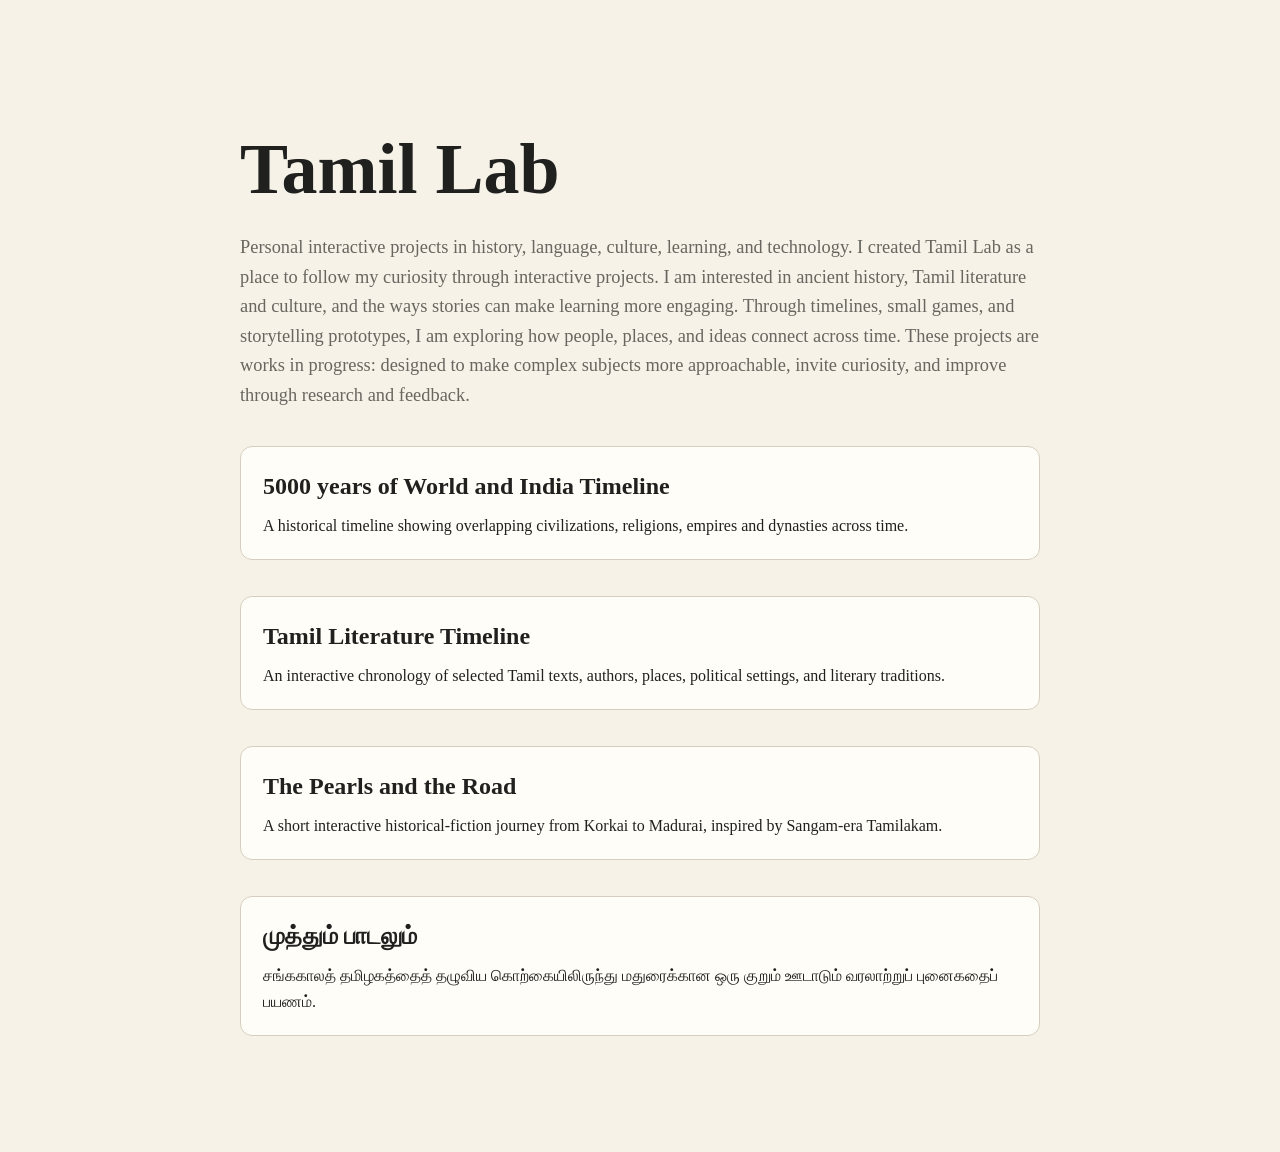
<file: index.html>
<!doctype html>
<html lang="en">
<head>
  <meta charset="utf-8">
  <meta name="viewport" content="width=device-width, initial-scale=1">
  <title>TLab</title>
  <style>
    body {
      max-width: 800px;
      margin: 0 auto;
      padding: 64px 24px;
      background: #f7f2e8;
      color: #20211f;
      font-family: Georgia, "Times New Roman", serif;
      line-height: 1.6;
    }

    h1 {
      margin-bottom: 0;
      font-size: clamp(2.2rem, 7vw, 4.5rem);
    }

    .subtitle {
      margin-top: 6px;
      color: #68665f;
      font-size: 1.15rem;
    }

    .project {
      display: block;
      margin-top: 36px;
      padding: 20px 22px;
      border: 1px solid #d6cfc0;
      border-radius: 12px;
      background: #fffdf7;
      color: inherit;
      text-decoration: none;
    }

    .project:hover {
      border-color: #a24525;
    }

    .project h2 {
      margin: 0 0 8px;
    }

    .project p {
      margin: 0;
    }

    footer {
      margin-top: 52px;
      color: #68665f;
      font-size: 0.9rem;
    }
  </style>
</head>
<body>
  <main>
    <h1>Tamil Lab</h1>
    <p class="subtitle">
      Personal interactive projects in history, language, culture, learning, and technology.
      I created Tamil Lab as a place to follow my curiosity through interactive projects. I am interested
      in ancient history, Tamil literature and culture, and the ways stories can make learning more engaging.
      Through timelines, small games, and storytelling prototypes, I am exploring how people, places, and ideas
      connect across time. 
      These projects are works in progress: designed to make complex subjects more approachable, invite curiosity, and improve through research
      and feedback.
    </p>
    
<a class="project" href="5000-years-timeline/">
  <h2>5000 years of World and India Timeline</h2>
  <p>
    A historical timeline showing overlapping civilizations,
    religions, empires and dynasties across time.
  </p>
</a>
    
    <a class="project" href="Tamil-Literature-Timeline/">
      <h2>Tamil Literature Timeline</h2>
      <p>
        An interactive chronology of selected Tamil texts, authors, places,
        political settings, and literary traditions.
      </p>
    </a>

    <a class="project" href="a-day-in-ancient-tamilakam/pandya-kingdom-1-english/">
  <h2>The Pearls and the Road</h2>
  <p>
    A short interactive historical-fiction journey from Korkai to Madurai,
    inspired by Sangam-era Tamilakam.
  </p>
</a>

 <a class="project" href="a-day-in-ancient-tamilakam/pandya-kngdom-1-tamil/">
  <h2>முத்தும் பாடலும்</h2>
  <p>
    சங்ககாலத் தமிழகத்தைத் தழுவிய கொற்கையிலிருந்து மதுரைக்கான
    ஒரு குறும் ஊடாடும் வரலாற்றுப் புனைகதைப் பயணம்.
  </p>
</a> 
  </main>

  <footer>
    
  </footer>
</body>
</html>
</file>
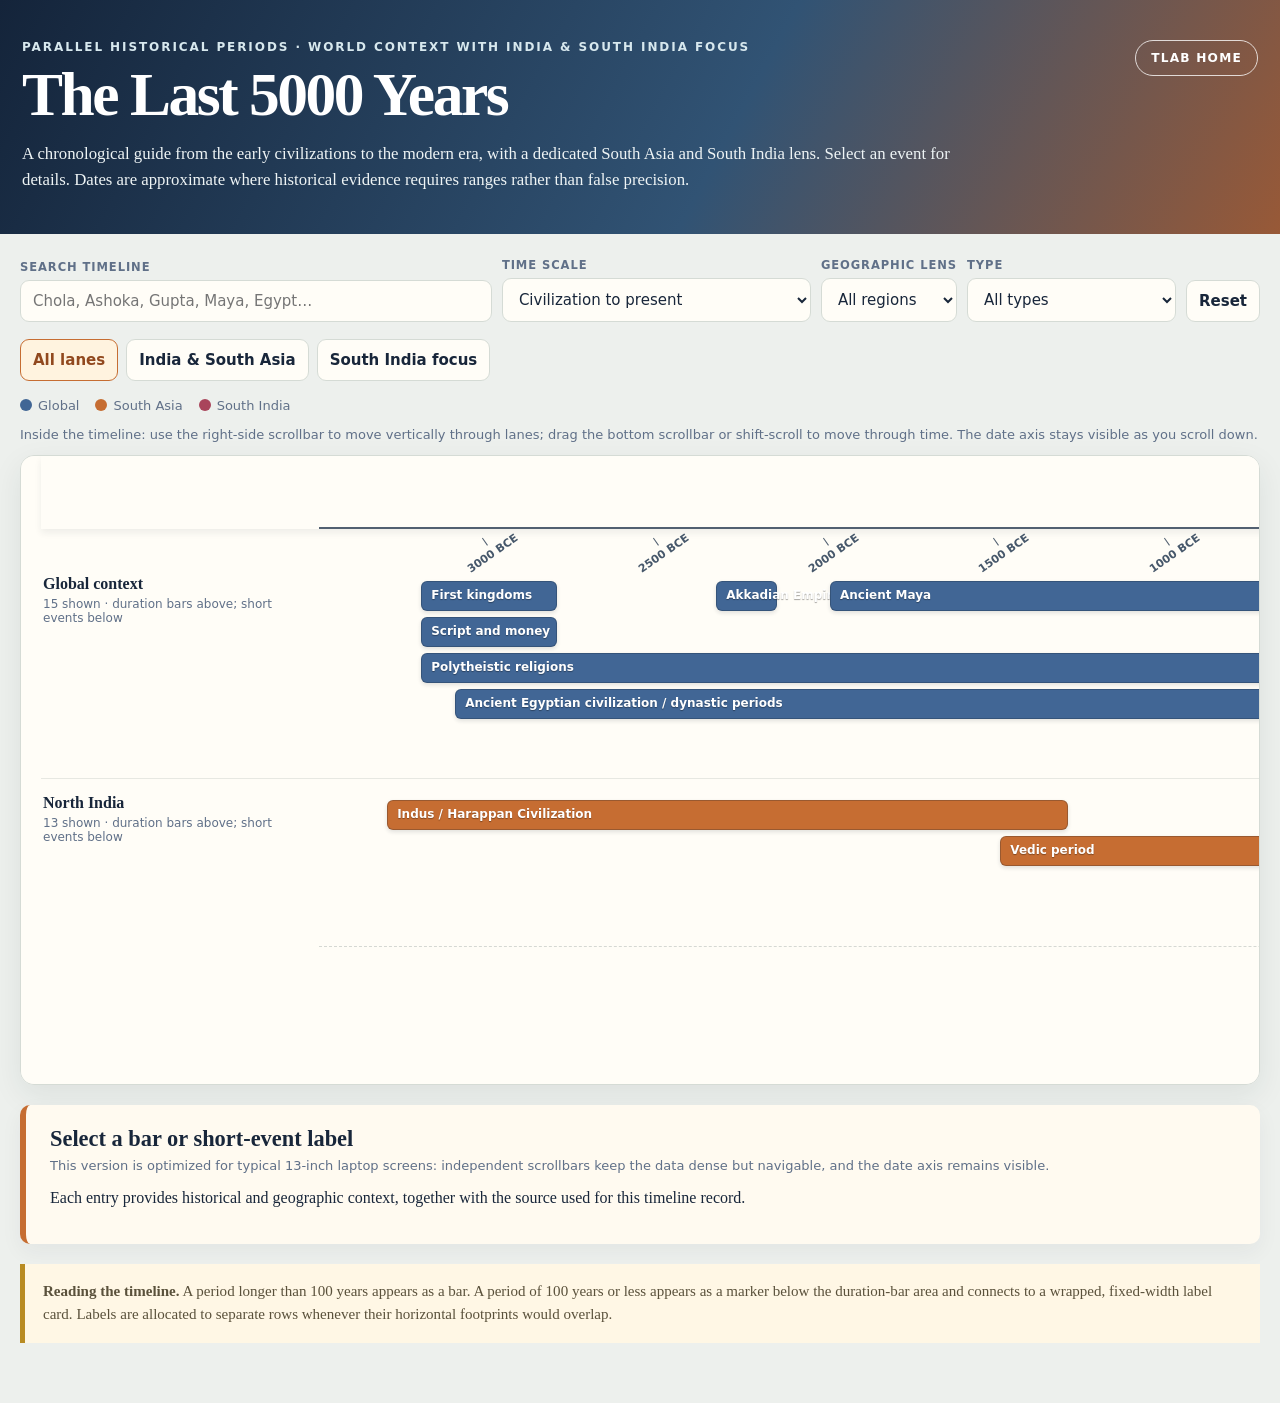
<file: 5000-years-timeline/index.html>
<!doctype html>
<html lang="en">
<head>
<meta charset="utf-8"><meta name="viewport" content="width=device-width,initial-scale=1"><title>The Last 5000 Years</title>
<style>
:root{--ink:#18263a;--muted:#607088;--bg:#edf0ed;--paper:#fffdf7;--line:#d5dbd5;--global:#416695;--india:#c66d32;--south:#a9445b;--gold:#b88b22}*{box-sizing:border-box}body{margin:0;color:var(--ink);background:var(--bg);font-family:Georgia,'Times New Roman',serif}header{padding:40px max(22px,calc((100vw - 1340px)/2));background:linear-gradient(118deg,#14243a,#315374 57%,#985937);color:#fff}.header-row{display:flex;justify-content:space-between;align-items:flex-start;gap:20px}.eyebrow{margin:0 0 9px;color:#d7e8ee;font:700 .75rem system-ui,sans-serif;letter-spacing:.16em;text-transform:uppercase}h1{margin:0;max-width:1060px;font-size:clamp(2rem,4.8vw,4.25rem);letter-spacing:-.04em;line-height:1.02}header p:last-child{max-width:970px;margin:15px 0 0;color:#eef4f5;font-size:1.05rem;line-height:1.58}.tlab-link{flex:0 0 auto;border:1px solid rgba(255,255,255,.78);border-radius:999px;padding:10px 15px;color:#fff;text-decoration:none;font:700 .76rem system-ui,sans-serif;letter-spacing:.1em;text-transform:uppercase;white-space:nowrap}.tlab-link:hover,.tlab-link:focus{background:#fff;color:#1b3048}main{max-width:1340px;margin:auto;padding:24px 20px 60px}.controls{display:grid;grid-template-columns:1.2fr auto auto auto auto;gap:10px;align-items:end}.control{display:grid;gap:6px;color:var(--muted);font:700 .72rem system-ui,sans-serif;letter-spacing:.08em;text-transform:uppercase}input,select,button{border:1px solid var(--line);border-radius:9px;background:var(--paper);padding:11px 12px;color:var(--ink);font:15px system-ui,sans-serif}button{cursor:pointer;font-weight:700}.quick{display:flex;flex-wrap:wrap;gap:8px;margin:17px 0}.quick button.on,.quick button:hover{border-color:var(--india);background:#fff3df;color:#91481e}.legend{display:flex;flex-wrap:wrap;gap:8px 16px;margin:9px 0 13px;color:var(--muted);font:13px system-ui,sans-serif}.legend span{display:flex;align-items:center;gap:6px}.swatch{width:12px;height:12px;border-radius:50%;display:inline-block}.scroll-note{margin:0 0 10px;color:var(--muted);font:13px/1.45 system-ui,sans-serif}.timeline-viewport{height:660px;max-height:calc(100vh - 270px);min-height:440px;overflow:auto;border:1px solid var(--line);border-radius:14px;background:var(--paper);box-shadow:0 10px 30px rgba(31,48,55,.08);scroll-behavior:smooth}.timeline-viewport::-webkit-scrollbar{width:14px;height:14px}.timeline-viewport::-webkit-scrollbar-track{background:#ebe9e1;border-radius:8px}.timeline-viewport::-webkit-scrollbar-thumb{background:#8b9aaa;border:3px solid #ebe9e1;border-radius:8px}.timeline-viewport::-webkit-scrollbar-corner{background:#ebe9e1}#timeline{min-width:2200px;padding:0 20px 30px}.sticky-axis{position:sticky;top:0;z-index:50;background:var(--paper);padding-top:18px;box-shadow:0 4px 7px rgba(30,45,57,.07)}.axis{position:relative;height:55px;margin-left:278px;border-bottom:2px solid #526071}.tick{position:absolute;bottom:-34px;transform:translateX(-50%) rotate(-35deg);transform-origin:top center;color:var(--muted);font:11px system-ui,sans-serif;white-space:nowrap}.tick.major{font-weight:700;color:#46576a}.tick:before{content:'';position:absolute;left:50%;top:-12px;height:9px;width:1px;background:#526071}.tick.minor:before{height:5px;top:-8px}.lanes{margin-top:31px}.lane{display:grid;grid-template-columns:258px 1fr;gap:20px;padding:15px 0;border-bottom:1px solid #e7e8e2}.lane:last-child{border-bottom:0}.lane-name{padding-left:2px;font-size:1rem;font-weight:700}.lane-sub{display:block;margin-top:4px;color:var(--muted);font:12px system-ui,sans-serif;font-weight:400}.track{position:relative}.bar{position:absolute;height:30px;min-width:12px;border:1px solid rgba(19,30,42,.25);border-radius:6px;cursor:pointer;box-shadow:0 2px 4px rgba(20,32,44,.13);transition:transform .13s ease,filter .13s ease;text-align:left;padding:0;overflow:visible}.bar:hover,.bar.active,.marker:hover,.marker.active{transform:scaleY(1.12);filter:brightness(.9);outline:2px solid rgba(25,35,48,.17);z-index:30}.bar span{display:block;padding:7px 9px;color:#fff;font:700 12px/1.05 system-ui,sans-serif;white-space:nowrap;text-shadow:0 1px 1px rgba(0,0,0,.35)}.marker-band{position:absolute;left:0;right:0;border-top:1px dashed #d5d8d3}.marker{position:absolute;width:13px;height:22px;border:1px solid rgba(19,30,42,.28);border-radius:7px;cursor:pointer;box-shadow:0 2px 4px rgba(20,32,44,.13);padding:0;z-index:5}.marker:after{content:'';position:absolute;left:5px;top:22px;width:2px;height:13px;background:#7d8894}.event-label{position:absolute;width:176px;min-height:40px;padding:7px 9px;border:1px solid #d7d5ce;border-radius:6px;background:#fffdf7;color:#26384e;box-shadow:0 2px 5px rgba(23,35,48,.09);font:700 11px/1.27 system-ui,sans-serif;text-align:left;white-space:normal;overflow-wrap:anywhere;word-break:normal;cursor:pointer;z-index:8}.event-label:hover,.event-label.active{border-color:#718394;background:#fff5df;z-index:31}.event-label:before{content:'';position:absolute;top:-14px;left:8px;width:2px;height:13px;background:#7d8894}.detail{margin-top:20px;padding:21px 24px;border-left:6px solid var(--india);border-radius:10px;background:#fffaf0;box-shadow:0 8px 21px rgba(31,48,55,.05)}.detail h2{margin:0 0 6px;font-size:1.4rem}.meta{margin:0 0 13px;color:var(--muted);font:13px system-ui,sans-serif}.facts{display:grid;grid-template-columns:150px 1fr;gap:8px 15px;margin:0}.facts dt{font:700 .74rem system-ui,sans-serif;letter-spacing:.05em;text-transform:uppercase;color:#766955}.facts dd{margin:0;line-height:1.52;color:#3c4a5c}.source-block{margin-top:16px;padding-top:12px;border-top:1px solid #eadfca;color:var(--muted);font:12px/1.55 system-ui,sans-serif}.source-block p{margin:3px 0}.source-block strong{color:#4c5d70}.note{margin:20px 0 0;padding:16px 18px;border-left:5px solid var(--gold);background:#fff7e5;color:#5a513b;font-size:.94rem;line-height:1.58}@media(max-width:800px){header{padding:30px 22px}.controls{grid-template-columns:1fr 1fr}.controls .control:first-child{grid-column:1/-1}.timeline-viewport{height:590px;max-height:calc(100vh - 240px)}}@media(max-width:520px){header{padding:25px 18px}.header-row{gap:13px}.tlab-link{padding:8px 10px;font-size:.66rem}main{padding:17px 12px 42px}.controls{grid-template-columns:1fr}.controls .control:first-child{grid-column:auto}.timeline-viewport{height:520px;max-height:calc(100vh - 210px)}.facts{grid-template-columns:1fr}.facts dt{margin-top:6px}}
</style>
</head>
<body>
<header><div class="header-row"><div><p class="eyebrow">Parallel historical periods · World context with India & South India focus</p><h1>The Last 5000 Years</h1><p>A chronological guide from the early civilizations to the modern era, with a dedicated South Asia and South India lens. Select an event for details. Dates are approximate where historical evidence requires ranges rather than false precision.</p></div><a class="tlab-link" href="https://tlab.projectxp.workers.dev/" aria-label="Return to the Tamil Lab home page">TLab home</a></div></header>
<main>
<section class="controls"><label class="control">Search timeline<input id="search" type="search" placeholder="Chola, Ashoka, Gupta, Maya, Egypt…"></label><label class="control">Time scale<select id="scale"><option value="civil">Civilization to present</option><option value="ancient">Ancient South Asia · 100-year ticks</option><option value="classical">Classical & medieval South India</option><option value="modern">Early modern to present</option></select></label><label class="control">Geographic lens<select id="region"><option value="all">All regions</option><option value="Global">Global</option><option value="South Asia">South Asia</option><option value="South India">South India</option></select></label><label class="control">Type<select id="type"><option value="all">All types</option><option value="Civilization">Civilization</option><option value="Religion & philosophy">Religion & philosophy</option><option value="Empire & polity">Empire & polity</option><option value="Society & modernity">Society & modernity</option></select></label><button id="reset">Reset</button></section>
<div class="quick"><button class="on" data-view="all">All lanes</button><button data-view="India">India & South Asia</button><button data-view="South">South India focus</button></div>
<div id="legend" class="legend"></div><p class="scroll-note">Inside the timeline: use the right-side scrollbar to move vertically through lanes; drag the bottom scrollbar or shift-scroll to move through time. The date axis stays visible as you scroll down.</p>
<div class="timeline-viewport" id="scrollArea"><div id="timeline"><div class="sticky-axis"><div class="axis" id="axis"></div></div><div id="lanes" class="lanes"></div></div></div>
<section class="detail" id="detail" aria-live="polite"><h2>Select a bar or short-event label</h2><p class="meta">This version is optimized for typical 13-inch laptop screens: independent scrollbars keep the data dense but navigable, and the date axis remains visible.</p><p>Each entry provides historical and geographic context, together with the source used for this timeline record.</p></section>
<p class="note"><strong>Reading the timeline.</strong> A period longer than 100 years appears as a bar. A period of 100 years or less appears as a marker below the duration-bar area and connects to a wrapped, fixed-width label card. Labels are allocated to separate rows whenever their horizontal footprints would overlap.</p>
</main>
<script>
const LAST_UPDATED='August 30, 2026';
const color={Global:'#416695','South Asia':'#c66d32','South India':'#a9445b'};
const S={workbook:'Timeline-Data.xlsx (supplied workbook); Sapiens — The Pillars of Civilization',sastri:'Timeline-Data.xlsx (supplied workbook); A History of South India — K. A. Nilakanta Sastri',context:'Curated historical context for this timeline; dates are approximate and should be checked against specialist scholarship for research use.'};
const records=[
{n:'Agricultural Revolution',s:-12000,e:-8000,d:'c. 12,000–8,000 BCE',r:'Global',t:'Civilization',lane:'Global context',g:'Multiple regions including southwest Asia, South Asia, East Asia, Africa, and the Americas.',w:'Domestication of plants and animals and growth of permanent settlements; a major workbook turning point.',src:S.workbook},{n:'First kingdoms',s:-3200,e:-2800,d:'c. 3200–2800 BCE',r:'Global',t:'Civilization',lane:'Global context',g:'Early state formation in Mesopotamia and Egypt, with comparable urban developments in the Indus region.',w:'Broad global context entry retained from workbook.',src:S.workbook},{n:'Script and money',s:-3200,e:-2800,d:'c. 3200–2800 BCE',r:'Global',t:'Civilization',lane:'Global context',g:'Early writing systems emerged in several regions; monetary systems developed later and differently across societies.',w:'Bundled workbook milestone on administration, record keeping, and exchange.',src:S.workbook},{n:'Polytheistic religions',s:-3200,e:-500,d:'c. 3200–500 BCE',r:'Global',t:'Religion & philosophy',lane:'Global context',g:'Ancient religious worlds across Mesopotamia, Egypt, Mediterranean, South Asia, and elsewhere.',w:'Broad category from workbook, not a single unified tradition.',src:S.workbook},{n:'Ancient Egyptian civilization / dynastic periods',s:-3100,e:-30,d:'c. 3100–30 BCE',r:'Global',t:'Civilization',lane:'Global context',g:'Nile Valley in northeast Africa, chiefly present-day Egypt.',w:'Long civilization of multiple dynastic and intermediate periods, not one uninterrupted centralized empire.',src:S.context},{n:'Akkadian Empire of Sargon',s:-2334,e:-2154,d:'c. 2334–2154 BCE',r:'Global',t:'Empire & polity',lane:'Global context',g:'Mesopotamia, centered in present-day Iraq between Tigris and Euphrates rivers.',w:'Early territorial empire, expanding workbook First empire reference.',src:S.workbook},{n:'Ancient Maya',s:-2000,e:250,d:'c. 2000 BCE–250 CE',r:'Global',t:'Civilization',lane:'Global context',g:'Mesoamerica: present-day southern Mexico, Guatemala, Belize, and parts of Honduras and El Salvador.',w:'Long formative and pre-Classic Maya cultural period, not a single centralized empire.',src:S.context},{n:'Persian Empire',s:-550,e:-330,d:'c. 550–330 BCE',r:'Global',t:'Empire & polity',lane:'Global context',g:'Centered in present-day Iran and western Asia, with eastern connections toward Indus region.',w:'Workbook characterizes it as a universal political order.',src:S.workbook},{n:'Invention and spread of coinage',s:-650,e:-400,d:'c. 650–400 BCE',r:'Global',t:'Civilization',lane:'Global context',g:'Mediterranean, western Asia, and later South Asian exchange networks.',w:'Workbook describes money as a universalizing social technology.',src:S.workbook},{n:'Roman Empire',s:-27,e:476,d:'27 BCE–476 CE',r:'Global',t:'Empire & polity',lane:'Global context',g:'Mediterranean-centered, with trade links to Arabian Sea and Indian Ocean.',w:'Roman coin finds and trade references contextualize Indian Ocean exchange.',src:S.workbook},{n:'Han Empire',s:-206,e:220,d:'206 BCE–220 CE',r:'Global',t:'Empire & polity',lane:'Global context',g:'Present-day China, especially Yellow River and other major regions.',w:'Classical-world comparative context from workbook.',src:S.workbook},{n:'Classic Maya civilization',s:250,e:900,d:'250–900 CE',r:'Global',t:'Civilization',lane:'Global context',g:'Mesoamerica: present-day southern Mexico, Guatemala, Belize, and parts of Honduras and El Salvador.',w:'Period of major Maya city-state, artistic, scientific, and inscriptional development.',src:S.context},{n:'Christianity',s:1,e:400,d:'1st–4th centuries CE',r:'Global',t:'Religion & philosophy',lane:'Global context',g:'Originating in eastern Mediterranean and later developing communities across Europe, Africa, western Asia, and South Asia.',w:'Workbook used 0 CE as broad reference point.',src:S.workbook},{n:'Islam',s:610,e:900,d:'7th–9th centuries CE',r:'Global',t:'Religion & philosophy',lane:'Global context',g:'Originating in Arabian Peninsula, then linked to South Asia through trade, migration, scholarship, and later political formations.',w:'Workbook used 600 CE as broad marker.',src:S.workbook},{n:'Scientific Revolution',s:1500,e:1700,d:'c. 1500–1700 CE',r:'Global',t:'Society & modernity',lane:'Global context',g:'Often centered on Europe, with effects through global exchange, maritime expansion, and colonialism.',w:'Workbook links this period with capitalism and European oceanic expansion.',src:S.workbook},{n:'Industrial Revolution',s:1760,e:1900,d:'c. 1760–1900 CE',r:'Global',t:'Society & modernity',lane:'Global context',g:'Initially Britain and parts of Europe, then globalized through trade, colonialism, extraction, technology, and labor systems.',w:'Workbook highlights changing state-market relations and ecological consequences.',src:S.workbook},
{n:'Indus / Harappan Civilization',s:-3300,e:-1300,d:'c. 3300–1300 BCE',r:'South Asia',t:'Civilization',lane:'North India',g:'Northwestern South Asia: Indus system in present-day Pakistan, extending into northwest India and Afghanistan.',w:'Major Bronze Age urban civilization; mature urban phase commonly c. 2600–2000 BCE.',src:S.context},{n:'Vedic period',s:-1500,e:-500,d:'c. 1500–500 BCE',r:'South Asia',t:'Religion & philosophy',lane:'North India',g:'Northern South Asia, initially northwest subcontinent and later Gangetic plain.',w:'Broad cultural-historical period, not unified kingdom or uniform culture.',src:S.context},{n:'Jainism: visible historical roots',s:-700,e:-500,d:'c. 7th–5th century BCE',r:'South Asia',t:'Religion & philosophy',lane:'North India',g:'Gangetic region, especially Magadha in present-day Bihar and neighboring areas.',w:'Jain sacred chronology is longer; this range refers to historically visible early communities.',src:S.context},{n:'Buddha and Buddhism',s:-550,e:-350,d:'c. late 6th–early 4th century BCE',r:'South Asia',t:'Religion & philosophy',lane:'North India',g:'Northeast Gangetic region: present-day Bihar, Uttar Pradesh, and Nepal–India borderland.',w:'Buddhist networks later linked South Asia to Sri Lanka, Central Asia, Southeast Asia, and East Asia.',src:S.context},{n:'Mahājanapadas / rise of Magadha',s:-600,e:-300,d:'c. 600–300 BCE',r:'South Asia',t:'Empire & polity',lane:'North India',g:'Gangetic plain, particularly Magadha in present-day Bihar.',w:'Context for Nandas, Buddhism, Jainism, and Mauryan state formation.',src:S.sastri},{n:'Alexander in northwestern India',s:-327,e:-325,d:'327–325 BCE',r:'South Asia',t:'Empire & polity',lane:'North India',g:'From Central Asia through modern Afghanistan and Pakistan into Punjab; stopped near Beas/Hyphasis.',w:'Short campaign, not conquest of whole subcontinent.',src:S.context},{n:'Mauryan Empire',s:-322,e:-185,d:'c. 322–185 BCE',r:'South Asia',t:'Empire & polity',lane:'North India',g:'Pataliputra near modern Patna, Bihar; varying control across much of subcontinent.',w:'Major formation associated with Chandragupta, Bindusara, and Ashoka.',src:S.sastri},{n:'Kalinga War',s:-261,e:-260,d:'c. 261 BCE',r:'South Asia',t:'Empire & polity',lane:'North India',g:'Kalinga, present-day Odisha on India’s eastern Bay of Bengal coast.',w:'Associated with Ashokan remorse and later dhamma policy.',src:S.context},{n:'Ashoka’s reign and edicts',s:-268,e:-232,d:'268–232 BCE',r:'South Asia',t:'Empire & polity',lane:'North India',g:'Edicts survive across present-day India, Pakistan, Nepal, Afghanistan, and Bangladesh.',w:'Inscriptions record imperial communication and governance.',src:S.context},{n:'Gupta Empire',s:320,e:550,d:'c. 320–550 CE',r:'South Asia',t:'Empire & polity',lane:'North India',g:'Gangetic plain of northern India, with varying influence across northern and central regions.',w:'Major North Indian formation bridging Mauryan and Mughal eras.',src:S.context},{n:'Mughal Empire',s:1526,e:1857,d:'1526–1857 CE',r:'South Asia',t:'Empire & polity',lane:'North India',g:'Northern and central India around Delhi, Agra, and Gangetic plain; southern relations varied.',w:'Major empire not continuously controlling all South India.',src:S.context},{n:'East India Company expansion',s:1757,e:1858,d:'1757–1858 CE',r:'South Asia',t:'Society & modernity',lane:'North India',g:'Begins with Bengal and expands unevenly via war, alliances, and administration.',w:'Transition toward formal British colonial rule.',src:S.context},{n:'Indian independence and Partition',s:1947,e:1948,d:'1947 CE',r:'South Asia',t:'Society & modernity',lane:'North India',g:'Partition divided British India into India and Pakistan; greatest displacement and violence in Punjab and Bengal.',w:'Foundational South Asian turning point with immense human consequences.',src:S.context},
{n:'Satavahana polities',s:-230,e:220,d:'c. 230 BCE–c. 220 CE',r:'South Asia',t:'Empire & polity',lane:'South India',g:'Deccan plateau and river basins in Maharashtra, Telangana, Andhra Pradesh, and adjacent regions.',w:'Major Deccan formation connected to trade and Buddhist patronage.',src:S.sastri},{n:'Tamil-Brahmi inscriptions',s:-300,e:300,d:'c. 3rd century BCE–3rd century CE',r:'South India',t:'Civilization',lane:'South India',g:'Primarily Tamil Nadu and neighboring southern regions, at cave shelters, trade sites, and settlements.',w:'Key evidence for early Tamil literacy, trade, religious communities, and language history.',src:S.context},{n:'Sangam-era Tamilakam',s:-300,e:300,d:'c. 300 BCE–300 CE',r:'South India',t:'Civilization',lane:'South India',g:'Tamil Nadu, Kerala, parts of Karnataka and Andhra Pradesh, with northern Sri Lanka links.',w:'Classical Tamil literary-historical setting of poetry, trade, ports, and landscape conventions.',src:S.context},{n:'Early Chera, Chola & Pandya polities',s:-300,e:300,d:'c. 300 BCE–300 CE',r:'South India',t:'Empire & polity',lane:'South India',g:'Chera west-coast associations; Chola Kaveri basin; Pandya around Madurai, Korkai, and Gulf of Mannar.',w:'Overlapping formations rather than fixed nation-state territories.',src:S.context},{n:'Pallava dynasty',s:250,e:897,d:'c. 250–897 CE',r:'South India',t:'Empire & polity',lane:'South India',g:'Northern Tamil Nadu and Coromandel Coast, with Kanchipuram and Mahabalipuram.',w:'Major South Indian dynasty especially influential in 6th–9th centuries.',src:S.context},{n:'Kadamba dynasty',s:345,e:540,d:'c. 345–540 CE',r:'South India',t:'Empire & polity',lane:'South India',g:'Karnataka, especially western Deccan and Banavasi region.',w:'Early major Karnataka dynasty providing peninsular context.',src:S.context},{n:'Pallavas: Simhavarman',s:550,e:560,d:'550–560 CE',r:'South India',t:'Empire & polity',lane:'South India',g:'Northern Tamil Nadu in Pallava setting centered on Kanchipuram.',w:'Specific Pallava ruler entry from workbook.',src:S.sastri},{n:'Pandyas: Kadungon',s:560,e:590,d:'560–590 CE',r:'South India',t:'Empire & polity',lane:'South India',g:'Pandya country in southern Tamil Nadu, associated with Madurai region.',w:'Specific Pandya ruler entry from workbook.',src:S.sastri},{n:'Early Chalukyas of Badami',s:543,e:753,d:'c. 543–753 CE',r:'South India',t:'Empire & polity',lane:'South India',g:'Northern Karnataka Deccan; Badami, Aihole, and Pattadakal.',w:'Major Deccan power interacting with Pallavas and other regional powers.',src:S.context},{n:'Eastern Chalukyas',s:624,e:1070,d:'c. 624–1070 CE',r:'South India',t:'Empire & polity',lane:'South India',g:'Godavari–Krishna delta in Andhra Pradesh.',w:'Long Tamil and Deccan interactions; east coast linked inland and Bay of Bengal networks.',src:S.context},{n:'Rashtrakuta dynasty',s:753,e:982,d:'c. 753–982 CE',r:'South India',t:'Empire & polity',lane:'South India',g:'Western Deccan in Maharashtra and Karnataka.',w:'Major Deccan dynasty associated with Ellora’s Kailasa temple.',src:S.context},{n:'Pallavas: Kampavarman',s:870,e:912,d:'870–912 CE',r:'South India',t:'Empire & polity',lane:'South India',g:'Northern Tamil Nadu in later Pallava setting centered on Kanchipuram.',w:'Specific Pallava ruler entry from workbook.',src:S.sastri},{n:'Pandyas: Maravarman Rajasimha II',s:905,e:920,d:'905–920 CE',r:'South India',t:'Empire & polity',lane:'South India',g:'Pandya country in southern Tamil Nadu, associated with Madurai and far south.',w:'Specific Pandya ruler entry from workbook.',src:S.sastri},{n:'Imperial Chola dynasty',s:850,e:1280,d:'c. 850–1280 CE',r:'South India',t:'Empire & polity',lane:'South India',g:'Kaveri delta in Tamil Nadu, with Thanjavur and Gangaikonda Cholapuram.',w:'Tamil imperial formation of temples, inscriptions, agrarian administration, and maritime links.',src:S.context},{n:'Rajendra Chola I’s Southeast Asian campaign',s:1025,e:1026,d:'c. 1025 CE',r:'South India',t:'Empire & polity',lane:'South India',g:'From Tamil Nadu across Bay of Bengal toward Sri Lanka and Srivijaya-linked ports.',w:'Maritime expedition, not permanent annexation.',src:S.context},{n:'Hoysalas',s:1025,e:1343,d:'c. 1025–1343 CE',r:'South India',t:'Empire & polity',lane:'South India',g:'Southern Karnataka plateau; Belur, Halebidu, and Somanathapura.',w:'Contemporary of late Chola, Pandya, and Deccan shifts.',src:S.context},{n:'Kakatiyas',s:1083,e:1323,d:'c. 1083–1323 CE',r:'South India',t:'Empire & polity',lane:'South India',g:'Telangana plateau, centered on Warangal.',w:'Eastern Deccan context tied to inland and coastal routes.',src:S.context},{n:'Vijayanagara Empire',s:1336,e:1646,d:'1336–1646 CE',r:'South India',t:'Empire & polity',lane:'South India',g:'Hampi on Tungabhadra River in Karnataka; influence varied across peninsular India.',w:'Major peninsular state of alliances, trade, temple patronage, and changing power.',src:S.context},{n:'Vasco da Gama reaches Calicut',s:1498,e:1499,d:'1498 CE',r:'South India',t:'Society & modernity',lane:'South India',g:'Calicut/Kozhikode on Kerala’s Malabar Coast, facing Arabian Sea.',w:'Portuguese arrival into established Indian Ocean commercial world.',src:S.context}
];
const scales={civil:{min:-3500,max:2025,ticks:[-3000,-2500,-2000,-1500,-1000,-500,0,500,1000,1500,2000],majorEvery:500},ancient:{min:-1000,max:100,ticks:Array.from({length:12},(_,i)=>-1000+i*100),majorEvery:500},classical:{min:-400,max:1700,ticks:[-300,0,100,200,300,400,500,600,700,800,900,1000,1100,1200,1300,1400,1500,1600,1700],majorEvery:500},modern:{min:1300,max:2025,ticks:[1400,1450,1500,1550,1600,1650,1700,1750,1800,1850,1900,1950,2000],majorEvery:100}};
let mode='all',activeScale='civil';const axis=document.querySelector('#axis'),lanes=document.querySelector('#lanes'),search=document.querySelector('#search'),region=document.querySelector('#region'),type=document.querySelector('#type'),scale=document.querySelector('#scale'),scrollArea=document.querySelector('#scrollArea');
function yr(y){return y<0?Math.abs(y)+' BCE':y===0?'0 CE':y+' CE'}function pct(y){const a=scales[activeScale];return((Math.max(a.min,Math.min(a.max,y))-a.min)/(a.max-a.min))*100}function valid(x){const q=search.value.toLowerCase().trim(),r=region.value,t=type.value,a=scales[activeScale];let ok=(!q||x.n.toLowerCase().includes(q)||x.g.toLowerCase().includes(q)||x.w.toLowerCase().includes(q)||x.src.toLowerCase().includes(q))&&(r==='all'||x.r===r)&&(t==='all'||x.t===t)&&(x.e>=a.min&&x.s<=a.max);if(mode==='India')ok=ok&&(x.r==='South Asia'||x.r==='South India');if(mode==='South')ok=ok&&x.r==='South India';return ok}function overlap(a,b){return a.l<b.r&&b.l<a.r}
function render(){axis.innerHTML='';const sc=scales[activeScale];sc.ticks.forEach(t=>{const major=(t===0||Math.abs(t)%sc.majorEvery===0);axis.insertAdjacentHTML('beforeend',`<span class="tick ${major?'major':'minor'}" style="left:${pct(t)}%">${yr(t)}</span>`)});const shown=records.filter(valid),names=[...new Set(shown.map(x=>x.lane))];lanes.innerHTML='';names.forEach(name=>{const group=shown.filter(x=>x.lane===name),long=group.filter(x=>x.e-x.s>100),short=group.filter(x=>x.e-x.s<=100),barRows=[];long.forEach(x=>{let done=false;for(let i=0;i<barRows.length;i++){if(barRows[i].every(y=>x.s>=y.e||x.e<=y.s)){barRows[i].push(x);done=true;break}}if(!done)barRows.push([x])});const LABEL=10.5;short.forEach(x=>{x.left=pct(x.s);x.l=Math.max(0,x.left-1);x.r=Math.min(100,x.left+LABEL);x.labelRow=0});const labelRows=[];short.sort((a,b)=>a.left-b.left).forEach(x=>{let row=0;while(row<labelRows.length&&labelRows[row].some(y=>overlap(x,y)))row++;if(!labelRows[row])labelRows[row]=[];labelRows[row].push(x);x.labelRow=row});const barArea=Math.max(42,barRows.length*36+8),band=short.length?30:0,labelArea=short.length?labelRows.length*52+12:0,total=barArea+band+labelArea;const lane=document.createElement('section');lane.className='lane';lane.innerHTML=`<div class="lane-name">${name}<span class="lane-sub">${group.length} shown · duration bars above; short events below</span></div><div class="track" style="min-height:${total}px"></div>`;const track=lane.querySelector('.track');barRows.forEach((row,ri)=>row.forEach(x=>{const b=document.createElement('button');b.className='bar';b.style.left=pct(x.s)+'%';b.style.width=Math.max(1,pct(x.e)-pct(x.s))+'%';b.style.top=(6+ri*36)+'px';b.style.background=color[x.r];b.innerHTML=`<span>${x.n}</span>`;b.title=`${x.n} · ${x.d}`;b.addEventListener('click',()=>show(x,b));track.appendChild(b)}));if(short.length){const divider=document.createElement('div');divider.className='marker-band';divider.style.top=barArea+'px';track.appendChild(divider);short.forEach(x=>{const marker=document.createElement('button');marker.className='marker';marker.style.left=`calc(${x.left}% - 6px)`;marker.style.top=(barArea+5)+'px';marker.style.background=color[x.r];marker.title=`${x.n} · ${x.d}`;marker.addEventListener('click',()=>show(x,marker));const label=document.createElement('button');label.className='event-label';label.style.left=`calc(${x.left}% - 8px)`;label.style.top=(barArea+band+5+x.labelRow*52)+'px';label.textContent=x.n;label.title=`${x.n} · ${x.d}`;label.addEventListener('click',()=>show(x,label));track.append(marker,label)})}lanes.appendChild(lane)});document.querySelector('#legend').innerHTML=Object.entries(color).map(([n,c])=>`<span><i class="swatch" style="background:${c}"></i>${n}</span>`).join('');scrollArea.scrollLeft=0;scrollArea.scrollTop=0}
function show(x,el){document.querySelectorAll('.bar,.marker,.event-label').forEach(z=>z.classList.remove('active'));el.classList.add('active');const d=document.querySelector('#detail');d.style.borderLeftColor=color[x.r];d.innerHTML=`<h2>${x.n}</h2><p class="meta">${x.d} · ${x.r} · ${x.t} · ${x.lane}</p><dl class="facts"><dt>Geographic setting</dt><dd>${x.g}</dd><dt>Why it matters</dt><dd>${x.w}</dd></dl><div class="source-block"><p><strong>Source:</strong> ${x.src}</p><p><strong>Timeline data last updated:</strong> ${LAST_UPDATED}</p></div>`}
scrollArea.addEventListener('wheel',e=>{if(e.shiftKey||Math.abs(e.deltaX)>0){e.preventDefault();scrollArea.scrollLeft+=e.deltaY+e.deltaX}},{passive:false});[search,region,type].forEach(e=>e.addEventListener(e===search?'input':'change',render));scale.addEventListener('change',()=>{activeScale=scale.value;render()});document.querySelector('#reset').addEventListener('click',()=>{search.value='';region.value='all';type.value='all';scale.value='civil';activeScale='civil';mode='all';document.querySelectorAll('.quick button').forEach(b=>b.classList.toggle('on',b.dataset.view==='all'));render()});document.querySelectorAll('.quick button').forEach(b=>b.addEventListener('click',()=>{mode=b.dataset.view;document.querySelectorAll('.quick button').forEach(x=>x.classList.toggle('on',x===b));render()}));render();
</script>
</body></html>
</file>
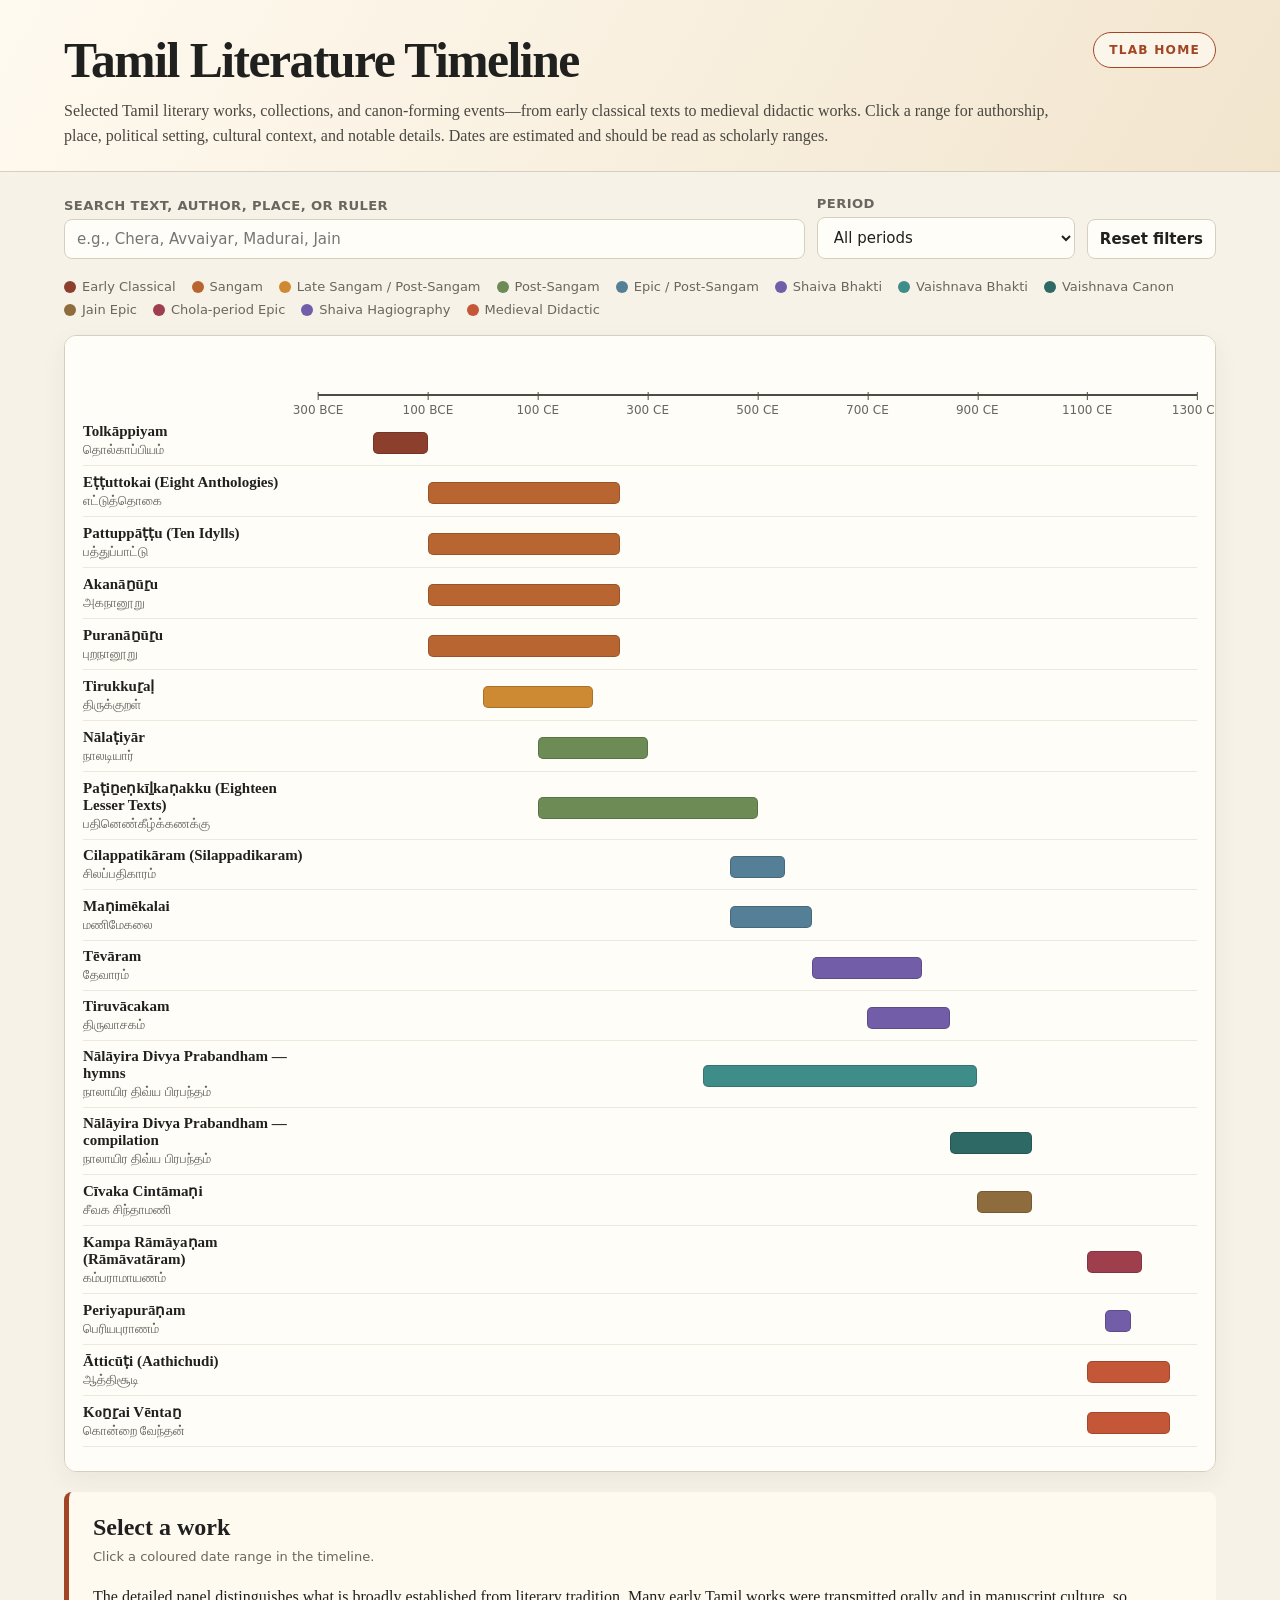
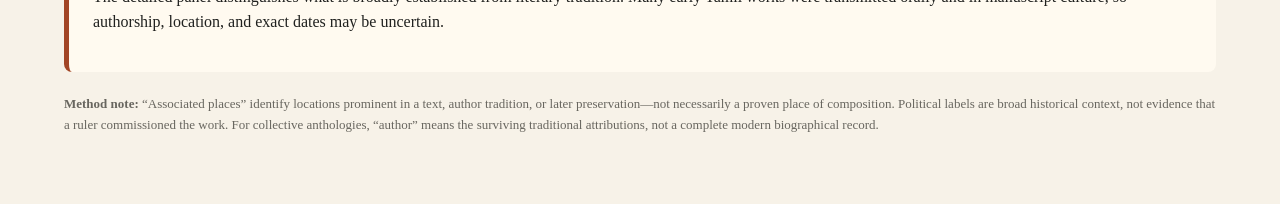
<file: Tamil-Literature-Timeline/index.html>
<!doctype html>
<html lang="en">
<head>
<meta charset="utf-8"><meta name="viewport" content="width=device-width,initial-scale=1"><title>Tamil Literature Timeline — Detailed</title>
<style>
:root{--bg:#f7f2e8;--ink:#20211f;--muted:#68665f;--line:#d6cfc0;--panel:#fffdf7;--accent:#a24525}*{box-sizing:border-box}body{margin:0;background:var(--bg);color:var(--ink);font-family:Georgia,'Times New Roman',serif}header{padding:32px clamp(20px,5vw,72px) 22px;background:linear-gradient(120deg,#fffaf0,#f2e5ce);border-bottom:1px solid var(--line)}.header-row{display:flex;justify-content:space-between;align-items:flex-start;gap:20px}.header-copy{min-width:0}h1{margin:0;font-size:clamp(1.8rem,4vw,3.1rem);letter-spacing:-.03em}header p{max-width:1000px;margin:10px 0 0;color:#494740;line-height:1.55}.tlab-link{flex:0 0 auto;border:1px solid var(--accent);border-radius:999px;padding:10px 15px;color:var(--accent);background:rgba(255,253,247,.62);text-decoration:none;font:700 .76rem system-ui,sans-serif;letter-spacing:.1em;text-transform:uppercase;white-space:nowrap}.tlab-link:hover,.tlab-link:focus{background:var(--accent);color:#fff}main{padding:24px clamp(20px,5vw,72px) 56px}.controls{display:grid;grid-template-columns:1fr auto auto;gap:12px;align-items:end;margin-bottom:20px}.control{display:grid;gap:6px;color:var(--muted);font:600 .82rem/1.2 system-ui,sans-serif;letter-spacing:.03em;text-transform:uppercase}input,select,button{padding:10px 12px;border:1px solid var(--line);border-radius:8px;background:var(--panel);color:var(--ink);font:15px system-ui,sans-serif}button{cursor:pointer;font-weight:700}button:hover{border-color:var(--accent);color:var(--accent)}.legend{display:flex;flex-wrap:wrap;gap:8px 16px;margin:12px 0 18px;color:var(--muted);font:13px system-ui,sans-serif}.legend span{display:flex;gap:6px;align-items:center}.swatch{width:12px;height:12px;border-radius:50%;display:inline-block}.timeline-wrap{overflow-x:auto;border:1px solid var(--line);border-radius:12px;background:var(--panel);box-shadow:0 8px 25px rgba(57,46,30,.06)}#timeline{min-width:1000px;padding:18px 18px 24px}.axis{position:relative;height:42px;margin-left:235px;border-bottom:2px solid #514c42}.tick{position:absolute;bottom:-23px;transform:translateX(-50%);white-space:nowrap;color:var(--muted);font:12px system-ui,sans-serif}.tick:before{content:'';position:absolute;top:-11px;left:50%;width:1px;height:8px;background:#514c42}.rows{margin-top:20px}.row{display:grid;grid-template-columns:220px 1fr;gap:15px;min-height:40px;align-items:center;border-bottom:1px solid #eee8dc}.row.hidden{display:none}.label{padding:7px 0}.title{display:block;font-size:15px;font-weight:700}.tamil{display:block;margin-top:2px;color:var(--muted);font-size:13px}.track{position:relative;height:28px}.bar{position:absolute;top:5px;height:19px;min-width:6px;border:1px solid rgba(0,0,0,.18);border-radius:5px;cursor:pointer;transition:transform .14s ease,filter .14s ease}.bar:hover,.bar.active{outline:2px solid rgba(0,0,0,.15);transform:scaleY(1.2);filter:brightness(.9)}.details{margin-top:20px;padding:22px 24px;border-left:5px solid var(--accent);border-radius:8px;background:#fffaf0;min-height:140px}.details h2{margin:0 0 6px;font-size:1.5rem}.meta{margin:0 0 14px;color:var(--muted);font:13px system-ui,sans-serif}.details p{line-height:1.58}.grid{display:grid;grid-template-columns:repeat(2,minmax(0,1fr));gap:14px 26px;margin:17px 0}.fact{padding-top:11px;border-top:1px solid #e1d9cb}.fact h3{margin:0 0 5px;font:700 .76rem/1.15 system-ui,sans-serif;letter-spacing:.045em;text-transform:uppercase;color:#6b604f}.fact p{margin:0;font-size:.96rem}.details h3.section{margin:20px 0 7px;font-size:1.05rem}.details ul{margin:7px 0;padding-left:20px;line-height:1.55}.note{margin-top:22px;color:var(--muted);font-size:13px;line-height:1.55}@media(max-width:720px){.header-row{gap:14px}.tlab-link{padding:8px 10px;font-size:.66rem}.controls{grid-template-columns:1fr}.grid{grid-template-columns:1fr}}@media(max-width:440px){.header-row{flex-direction:column}.tlab-link{align-self:flex-start}}
</style>
</head>
<body>
<header><div class="header-row"><div class="header-copy"><h1>Tamil Literature Timeline</h1><p>Selected Tamil literary works, collections, and canon-forming events—from early classical texts to medieval didactic works. Click a range for authorship, place, political setting, cultural context, and notable details. Dates are estimated and should be read as scholarly ranges.</p></div><a class="tlab-link" href="https://tlab.projectxp.workers.dev/" aria-label="Return to the Tamil Lab home page">TLab home</a></div></header>
<main>
<section class="controls"><label class="control">Search text, author, place, or ruler<input id="search" type="search" placeholder="e.g., Chera, Avvaiyar, Madurai, Jain"></label><label class="control">Period<select id="period"><option value="all">All periods</option></select></label><button id="reset" type="button">Reset filters</button></section>
<div id="legend" class="legend"></div><div class="timeline-wrap"><div id="timeline"><div id="axis" class="axis"></div><div id="rows" class="rows"></div></div></div>
<section id="details" class="details" aria-live="polite"><h2>Select a work</h2><p class="meta">Click a coloured date range in the timeline.</p><p>The detailed panel distinguishes what is broadly established from literary tradition. Many early Tamil works were transmitted orally and in manuscript culture, so authorship, location, and exact dates may be uncertain.</p></section>
<p class="note"><strong>Method note:</strong> “Associated places” identify locations prominent in a text, author tradition, or later preservation—not necessarily a proven place of composition. Political labels are broad historical context, not evidence that a ruler commissioned the work. For collective anthologies, “author” means the surviving traditional attributions, not a complete modern biographical record.</p>
</main>
<script>
const works=[
{t:'Tolkāppiyam',ta:'தொல்காப்பியம்',a:'Tolkāppiyar (traditional attribution)',s:-200,e:-100,p:'Early Classical',c:'#8d3f2e',d:'c. 2nd–1st century BCE (earliest layer)',place:'Tamilakam; specific place of composition unknown',pol:'Early historic Tamilakam; Chera, Chola, and Pandya polities were emerging or active in the broader literary-historical horizon.',desc:'The oldest extant Tamil work on grammar and poetics. Its three divisions address letters and sounds, words and morphology, and meaning—including poetic convention, landscapes, emotions, and social life.',people:'Tradition makes Tolkāppiyar a disciple of Agastya, but this is not secure historical biography. The text may preserve layers from more than one period or editorial phase.',facts:['It is not only a grammar: its Poruḷatikāram is central to the classical Tamil system of akam (interior/love) and puram (public/heroic) poetry.','The received text was likely transmitted and stabilized long after its earliest layer; it should not be treated as a single securely dated authorial event.','Medieval commentaries—especially those by Ilampūraṇar and others—were vital to how the text survived and was interpreted.']},
{t:'Eṭṭuttokai (Eight Anthologies)',ta:'எட்டுத்தொகை',a:'Hundreds of named and anonymous Sangam poets',s:-100,e:250,p:'Sangam',c:'#b96532',d:'c. 100 BCE–250 CE',place:'Tamilakam: especially landscapes and courts linked with the Chera, Chola, and Pandya regions',pol:'Chera, Chola, and Pandya chiefdoms/kingdoms; poems also name smaller chieftains, patrons, warriors, and bardic networks.',desc:'A canonical group of eight poetry anthologies: Naṟṟiṇai, Kuṟuntokai, Aiṅkuṟunūṟu, Patiṟṟuppattu, Paripāṭal, Kalittokai, Akanāṉūṟu, and Puranāṉūṟu. Together they preserve a large portion of surviving classical Tamil verse.',people:'The collections include poets of different genders, professions, social positions, and regions. Traditional colophons identify many poets, though historical biographies are often fragmentary or legendary.',facts:['The anthologies are not a single book written at one moment: poems were composed across generations and later gathered into collections.','The poems offer unusually rich evidence for early Tamil ecology, travel, warfare, gift exchange, grief, love, and patronage.','The five tiṇai landscapes—mountain, forest/pastoral, agricultural plain, coast, and arid tract—organize emotional as well as geographic meaning.']},
{t:'Pattuppāṭṭu (Ten Idylls)',ta:'பத்துப்பாட்டு',a:'Multiple poets, including Nakkīrar and Mankudi Marutanar',s:-100,e:250,p:'Sangam',c:'#b96532',d:'c. 100 BCE–250 CE',place:'Tamilakam; prominent settings include Madurai, Kāvirippūmpaṭṭinam/Puhar, and Murugan shrines',pol:'Pandya, Chola, and other rulers appear in poems of praise, advice, and travel; several works are associated with courtly patronage.',desc:'A collection of ten longer poems, unlike the brief lyric form common in many Sangam anthologies. It includes guide poems (āṟṟuppaṭai), city poems, and long treatments of landscape, rulers, and deities.',people:'Traditional attributions name individual poets for most poems. Nakkīrar is linked to Tirumurukāṟṟuppaṭai and Nedunalvāṭai; Mankudi Marutanar is linked to Maduraikkāñci.',facts:['Maduraikkāñci gives a famously detailed poetic view of Madurai: markets, streets, social groups, royal power, and urban abundance.','Pattinappālai describes the Chola port city of Puhar, making it particularly valuable for imagining maritime trade and city life.','Tirumurukāṟṟuppaṭai is among the earliest substantial Tamil devotional works centered on Murugan.']},
{t:'Akanāṉūṟu',ta:'அகநானூறு',a:'Many Sangam poets; traditionally 145 poets named',s:-100,e:250,p:'Sangam',c:'#b96532',d:'c. 100 BCE–250 CE',place:'The symbolic landscapes of Tamilakam rather than a single fixed locality',pol:'Composed amid the wider Chera–Chola–Pandya world, though its primary focus is private emotional life rather than royal history.',desc:'A 400-poem anthology of akam poetry: love, longing, waiting, separation, elopement, and the social negotiations around relationships.',people:'Many poems carry traditional poet names. Women poets appear in the broader Sangam corpus, although author identities and attributions must be handled cautiously.',facts:['Akam convention normally avoids directly naming individuals; emotions are expressed through landscape, season, animals, and the voices of lovers, friends, and family.','The five landscapes operate as a sophisticated code: kurinji (mountains) commonly signals union, while neytal (coast) often signals anxious waiting or separation.','The apparent privacy of akam poetry still reveals social structures—marriage norms, kinship, travel, farming, herding, and gendered roles.']},
{t:'Puranāṉūṟu',ta:'புறநானூறு',a:'Many Sangam poets, including Kapilar, Avvaiyar, and Paranar',s:-100,e:250,p:'Sangam',c:'#b96532',d:'c. 100 BCE–250 CE',place:'Across Tamilakam and its royal courts; associated with Chera, Chola, Pandya, and Velir territories',pol:'Chera, Chola, Pandya rulers and numerous local chieftains. Poems commemorate battles, deaths, generosity, diplomacy, and political prestige.',desc:'A 400-poem anthology of puram poetry: public life, warfare, kingship, heroic death, praise, ethics, loss, and the obligations between patron and poet.',people:'Kapilar is one of the most prominent poet figures in tradition; Avvaiyar is associated with several poems and with the chieftain Atiyaman. These are literary-historical traditions, not always independently verifiable biographies.',facts:['Its poems are a key source for the political imagination of early Tamilakam, but they are literary works rather than straightforward chronicles.','Several poems mourn dead rulers or warriors with striking directness, making grief and impermanence as important as victory.','The collection preserves ideas of royal generosity: poets praise patrons who give food, land, gold, cattle, or protection.']},
{t:'Tirukkuṟaḷ',ta:'திருக்குறள்',a:'Tiruvaḷḷuvar / Thiruvalluvar',s:1,e:200,p:'Late Sangam / Post-Sangam',c:'#ce8a32',d:'c. 1st–2nd century CE',place:'Traditionally associated with Mylapore (modern Chennai); historical location is uncertain',pol:'Late early-historic Tamilakam; exact contemporary ruler or dynasty cannot be established with confidence.',desc:'A compact ethical masterpiece of 1,330 couplets arranged in 133 chapters. Its three books concern virtue (aram), wealth/political and social life (poruḷ), and love (inbam).',people:'Thiruvalluvar is revered across religious and social traditions, but reliable biographical evidence is scarce. Later stories about his identity, occupation, caste, and religious affiliation are not secure historical facts.',facts:['Each chapter contains ten couplets; the work’s extreme compression is part of its literary power.','It is notable for a broadly ethical voice that has enabled Jain, Hindu, Buddhist, Christian, secular, and humanist readings.','The third book, on love, follows conventions related to classical akam poetry, whereas the first two discuss personal ethics and public conduct.']},
{t:'Nālaṭiyār',ta:'நாலடியார்',a:'Traditionally anonymous Jain ascetics',s:100,e:300,p:'Post-Sangam',c:'#6d8c55',d:'c. 2nd–4th century CE',place:'Tamil country; no securely known composition site',pol:'A period of changing political formations in Tamilakam, often called post-Sangam or Kalabhra-era context in older narratives; chronology is uncertain.',desc:'A collection of 400 four-line moral verses. It repeatedly emphasizes impermanence, disciplined conduct, learning, generosity, and the consequences of harmful action.',people:'Tradition associates it with Jain ascetics, but the individual authors are anonymous. The title means “Four Hundred Quatrains.”',facts:['Its emphasis on renunciation and impermanence reflects the importance of Jain intellectual and literary traditions in early medieval Tamil country.','It is frequently paired with Tirukkuṟaḷ in Tamil moral-literary culture, though their form and tone differ.','The work is a collection, so an exact composition year would be misleading.']},
{t:'Paṭiṉeṇkīḻkaṇakku (Eighteen Lesser Texts)',ta:'பதினெண்கீழ்க்கணக்கு',a:'Various authors',s:100,e:500,p:'Post-Sangam',c:'#6d8c55',d:'c. 2nd–6th century CE',place:'Tamilakam; individual texts have different settings and transmission histories',pol:'Post-Sangam Tamil country, spanning a period in which political chronology is less clear than for later imperial Chola times.',desc:'A traditional group of eighteen shorter works, largely ethical and didactic. It includes texts such as Nālaṭiyār, Paḻamoḻi Nāṉūṟu, Inna Nāṟpatu, Iniyavai Nāṟpatu, Tirikaṭukam, and Ācārakkōvai.',people:'The corpus includes named, anonymous, and traditionally attributed authors; Jain influence is particularly important in several works.',facts:['“Lesser” refers to traditional classification, not cultural importance. These texts became central to ethical education.','Several titles use numerical structures—forty verses, four hundred verses, and so on—making them especially suitable for memorization and teaching.','The group is a later canon category; constituent works do not necessarily share one date, ideology, or authorial setting.']},
{t:'Cilappatikāram (Silappadikaram)',ta:'சிலப்பதிகாரம்',a:'Iḷaṅkō Aṭikaḷ / Ilango Adigal (traditional attribution)',s:450,e:550,p:'Epic / Post-Sangam',c:'#557f96',d:'c. 5th century CE',place:'Puhar/Kāvirippūmpaṭṭinam, Madurai, and Vañci are the epic’s three major cities',pol:'The narrative moves across Chola Puhar, Pandya Madurai, and Chera Vañci. The Chera king Cēṅkuṭṭuvan is central to its later sections, though historical identification and dating are debated.',desc:'A major Tamil epic centered on Kannaki and Kovalan. After Kovalan is wrongly executed in Madurai for an alleged theft, Kannaki proves his innocence with her anklet and condemns the city’s miscarriage of justice.',people:'Ilango Adigal is traditionally portrayed as a Chera prince who became a Jain monk, but this biography is not securely historical. Kannaki became an enduring figure in Tamil and Sri Lankan religious and cultural memory.',facts:['The work interweaves verse, prose, music, dance, trade, ritual, law, and moral argument—far more than a simple tale of revenge.','The “anklet” is a legal object as well as a symbol: its contents reveal the king’s judicial error.','The date is controversial. For visualization, a c. 5th-century placement is safer than treating the author’s traditional setting as proven composition history.']},
{t:'Maṇimēkalai',ta:'மணிமேகலை',a:'Cīttalai Cāttaṉār / Sattanar',s:450,e:600,p:'Epic / Post-Sangam',c:'#557f96',d:'c. 5th–6th century CE',place:'Puhar, Kanchipuram, Manipallavam (linked with Sri Lankan tradition), and other maritime locations',pol:'Set across the Tamil coastal world and connected maritime routes; it reflects a cosmopolitan environment shaped by trade, monastic institutions, and multiple religious traditions.',desc:'A Buddhist epic centered on Maṇimēkalai, the daughter of Kovalan and Madhavi from the Silappadikaram story-world. She rejects a life of romance and becomes committed to compassion and Buddhist teaching.',people:'Sattanar is traditionally identified as the author, but detailed biography is uncertain. Maṇimēkalai is one of the most important female-centered figures in classical Tamil narrative.',facts:['The epic contains substantial discussions of Buddhist doctrine and engages competing philosophical and religious viewpoints.','A magical begging bowl that never runs out of food supports its ethics of feeding the hungry.','Its seafaring and island settings highlight Tamilakam’s connections across the Bay of Bengal and to Sri Lanka.']},
{t:'Tēvāram',ta:'தேவாரம்',a:'Tirugnānasambandar, Appar (Tirunāvukkaracar), and Sundarar',s:600,e:800,p:'Shaiva Bhakti',c:'#725da8',d:'c. 7th–8th century CE',place:'Tamil Nadu temple towns; hymns name hundreds of Shiva shrines',pol:'Pallava and early Pandya eras, before the height of the imperial Cholas. Rulers appear in saint traditions, but the hymns are principally devotional and place-centered.',desc:'The earliest seven books of the later Tirumurai canon, consisting of Tamil hymns to Shiva sung by three leading Nayanmar saints. The poems helped sacralize a geography of temples across Tamil country.',people:'Sambandar is portrayed in hagiography as a child saint; Appar as a former Jain who returned to Shaivism; Sundarar as a poet with an intimate, sometimes playful relationship with Shiva. Hagiographic narratives require distinction from historical certainty.',facts:['The hymns make specific temples, rivers, groves, towns, and local deities central to religious experience.','They were recovered, organized, and canonized in the Chola period, traditionally through Nampi Āṇṭār Nampi under Rājarāja I.','Their performance tradition is living: Oduvars continue to sing Tevaram in many Tamil Shaiva temples.']},
{t:'Tiruvācakam',ta:'திருவாசகம்',a:'Māṇikkavācakar',s:700,e:850,p:'Shaiva Bhakti',c:'#725da8',d:'c. 8th–9th century CE',place:'Traditionally associated with Tirupperunturai/Avudaiyarkoil and the Pandya country',pol:'Tradition places Māṇikkavācakar in the Pandya realm, commonly as a minister who left royal service for Shiva; historical dating remains uncertain.',desc:'A deeply personal Shaiva devotional collection later included as the eighth book of the Tirumurai. It explores surrender, longing, transformation, divine grace, and the instability of the self.',people:'Māṇikkavācakar’s life is primarily known through later Shaiva hagiography. His name means something like “one whose words are rubies.”',facts:['The work includes the celebrated Tiruvempāvai, sung in the Tamil month of Mārgaḻi.','It is renowned for intimate first-person devotional language and emotional intensity.','A well-known Tamil saying holds that one not moved by Tiruvācakam will not be moved by any utterance—an expression of its cultural stature, not a literal historical claim.']},
{t:'Nālāyira Divya Prabandham — hymns',ta:'நாலாயிர திவ்ய பிரபந்தம்',a:'The twelve Āḻvārs',s:400,e:900,p:'Vaishnava Bhakti',c:'#3f8d88',d:'c. 4th–9th century CE (traditional broad range)',place:'Tamil Nadu’s 108 Divya Desams, with sites also in present-day Kerala, Andhra Pradesh, and North India',pol:'Pallava, Pandya, and early Chola contexts overlap with traditional datings of different Āḻvārs. Secure individual chronology varies greatly.',desc:'About 4,000 Tamil Vaishnava devotional verses attributed to twelve Āḻvārs. The hymns praise Vishnu in particular temple forms and create a sacred map of pilgrimage locations.',people:'Key figures include Nammāḻvār, Āṇṭāḷ, Tirumaṅkai Āḻvār, Periyāḻvār, and Kulacēkara Āḻvār. Āṇṭāḷ is the only woman among the twelve and is one of Tamil literature’s most influential devotional poets.',facts:['Āṇṭāḷ’s Tiruppāvai is sung widely during Mārgaḻi and remains central to living devotional practice.','The corpus treats Tamil as a sacred vehicle of revelation alongside Sanskrit in the Śrīvaiṣṇava tradition.','Individual Āḻvār dates are disputed, so a broad range is more honest than a single year for the entire hymn tradition.']},
{t:'Nālāyira Divya Prabandham — compilation',ta:'நாலாயிர திவ்ய பிரபந்தம்',a:'Nāthamuni (traditional compiler)',s:850,e:1000,p:'Vaishnava Canon',c:'#2e6965',d:'c. 9th–10th century CE',place:'Traditionally linked to Kattumannarkoil/Vīranārāyaṇapuram and Srirangam',pol:'Late Pallava/early Chola transition; the later Śrīvaiṣṇava institutional world developed strongly under the Cholas and afterward.',desc:'A canon-forming event rather than the original writing of the hymns. Tradition credits Nāthamuni with recovering, arranging, and transmitting the 4,000-verse collection.',people:'Nāthamuni is a foundational figure in Śrīvaiṣṇava memory. Traditional accounts say he learned a short set of Nammāḻvār hymns, pursued the lost corpus, and recovered it through devotional practice.',facts:['Keeping the compilation separate from composition prevents an important timeline error: the hymns themselves are much older than the canonical collection.','The corpus became integral to temple recitation and Śrīvaiṣṇava theology.','The recovery story is devotional tradition; it is culturally significant even where independent historical verification is limited.']},
{t:'Cīvaka Cintāmaṇi',ta:'சீவக சிந்தாமணி',a:'Tiruttakkatēvar',s:900,e:1000,p:'Jain Epic',c:'#8f6c3d',d:'c. 9th–10th century CE',place:'Tamil country; the narrative itself ranges through idealized kingdoms and cities',pol:'Often placed in the broader late Pallava/early Chola literary environment, though exact patronage and dating are uncertain.',desc:'A Jain Tamil epic about the prince Jīvaka, whose extraordinary adventures, victories, loves, and eventual renunciation culminate in a Jain spiritual resolution.',people:'Tiruttakkatēvar is traditionally identified as a Jain author. Detailed historical information is limited.',facts:['It is one of the traditional Five Great Epics of Tamil literature.','Its ornate literary style and metrical practice influenced later Tamil poetry, including non-Jain traditions.','The work’s combination of luxurious worldly narrative and final renunciation is characteristic of a Jain ethical horizon.']},
{t:'Kampa Rāmāyaṇam (Rāmāvatāram)',ta:'கம்பராமாயணம்',a:'Kampaṉ / Kambar',s:1100,e:1200,p:'Chola-period Epic',c:'#9f3f4d',d:'12th century CE',place:'Traditionally associated with Thiruvazhundur and with Srirangam; Tamil Chola country',pol:'High Chola period. Tradition connects Kambar with the patron Sadaiyappa Vallal; exact details are partly literary memory rather than fully documented biography.',desc:'Kambar’s Tamil retelling of the Ramayana, conventionally known as the Kamba Ramayanam. It is a creative Tamil epic, not simply a literal translation of Valmiki’s Sanskrit epic.',people:'Kambar is one of the most celebrated Tamil poets. Traditional narratives emphasize his relationship with patronage, temple culture, and literary rivals, but many details are legendary.',facts:['Its poetic language, characterization, and emotional force made it a major landmark in Tamil literary culture.','The first public recitation is traditionally associated with Srirangam, though tradition should not be mistaken for independently verified event history.','Kambar reshapes the Ramayana through Tamil literary conventions and devotional sensibilities.']},
{t:'Periyapurāṇam',ta:'பெரியபுராணம்',a:'Cēkkiḻār / Sekkizhar',s:1133,e:1150,p:'Shaiva Hagiography',c:'#725da8',d:'c. 1133–1150 CE',place:'Chidambaram and Tamil Shaiva temple geography; author associated with Kunrathur',pol:'Reign of Kulottunga II, a Chola king. The work is linked to the royal and temple-centered Shaiva culture of the 12th-century Chola state.',desc:'A long Tamil poetic hagiography narrating the lives of the 63 Nayanmars. It became the twelfth book of the Shaiva Tirumurai canon.',people:'Sekkizhar is traditionally described as a minister of Kulottunga II. The saints include people from varied social locations: rulers, hunters, potters, farmers, women, Brahmins, and others.',facts:['It helped define the Nayanmars as a shared Shaiva community across regions and social roles.','The work dramatically amplifies earlier saintly traditions, so it is indispensable for religious history but must not be read as a modern factual biography of every saint.','Its strong connection to Chidambaram illustrates the role of major temples in Chola cultural and political life.']},
{t:'Ātticūṭi (Aathichudi)',ta:'ஆத்திசூடி',a:'Later / medieval Avvaiyar',s:1100,e:1250,p:'Medieval Didactic',c:'#c45737',d:'12th–13th century CE',place:'Tamil Chola country; precise composition location unknown',pol:'Late Chola period. The later Avvaiyar is conventionally placed in the cultural world of Kambar and Ottakoothar, though biographical detail is uncertain.',desc:'A sequence of short moral maxims organized in Tamil alphabetical order. It is one of the best-known works used in Tamil childhood education and ethical instruction.',people:'“Avvaiyar” is a title associated with more than one female Tamil poet across different periods. The author of Aathichudi is conventionally distinguished from the earlier Sangam Avvaiyar.',facts:['The opening maxim, “Aṟam ceyya virumpu” (“Desire to do virtue/good”), is widely memorized.','Its alphabetic design makes it both a literacy tool and an ethical primer.','Do not place it beside Sangam Avvaiyar poems as if both came from one historical person; the tradition preserves multiple Avvaiyars.']},
{t:'Koṉṟai Vēntaṉ',ta:'கொன்றை வேந்தன்',a:'Later / medieval Avvaiyar',s:1100,e:1250,p:'Medieval Didactic',c:'#c45737',d:'12th–13th century CE',place:'Tamil Chola country; precise composition location unknown',pol:'Late Chola-period cultural setting, conventionally associated with the later Avvaiyar.',desc:'A compact didactic work of moral and practical instruction traditionally attributed to the later Avvaiyar.',people:'Attribution follows the later Avvaiyar tradition; reliable biographical specifics are limited.',facts:['Like Aathichudi, it circulated as a memorable educational text.','Its title refers to the “king of the kondrai” flower, a symbol associated with Shiva in Tamil culture.','It belongs to a long Tamil tradition in which concise verse supports ethical instruction across generations.']}
];
const min=-300,max=1300,axis=document.querySelector('#axis'),rows=document.querySelector('#rows'),search=document.querySelector('#search'),period=document.querySelector('#period'),details=document.querySelector('#details');const pct=y=>((y-min)/(max-min))*100,fmt=y=>y<0?`${Math.abs(y)} BCE`:`${y} CE`;const periods=[...new Set(works.map(x=>x.p))],colors={};works.forEach(x=>colors[x.p]=x.c);periods.forEach(p=>period.insertAdjacentHTML('beforeend',`<option value="${p}">${p}</option>`));document.querySelector('#legend').innerHTML=periods.map(p=>`<span><i class="swatch" style="background:${colors[p]}"></i>${p}</span>`).join('');for(let y=-300;y<=1300;y+=200)axis.insertAdjacentHTML('beforeend',`<span class="tick" style="left:${pct(y)}%">${fmt(y)}</span>`);
works.forEach((w,i)=>{const row=document.createElement('article');row.className='row';row.dataset.i=i;row.dataset.search=Object.values(w).filter(v=>typeof v==='string').join(' ').toLowerCase();row.dataset.period=w.p;row.innerHTML=`<div class="label"><span class="title">${w.t}</span><span class="tamil">${w.ta}</span></div><div class="track"><button class="bar" aria-label="Show details for ${w.t}" title="${w.t}: ${w.d}" style="left:${pct(w.s)}%;width:${Math.max(1,pct(w.e)-pct(w.s))}%;background:${w.c}"></button></div>`;row.querySelector('.bar').addEventListener('click',()=>show(w,row));rows.appendChild(row)});
function show(w,row){document.querySelectorAll('.bar').forEach(b=>b.classList.remove('active'));row.querySelector('.bar').classList.add('active');details.style.borderLeftColor=w.c;details.innerHTML=`<h2>${w.t} <span style="font-weight:400;color:#68665f">${w.ta}</span></h2><p class="meta">${w.d} · ${w.p}</p><div class="grid"><div class="fact"><h3>Author / contributors</h3><p>${w.a}</p></div><div class="fact"><h3>Associated places</h3><p>${w.place}</p></div><div class="fact"><h3>Political setting</h3><p>${w.pol}</p></div><div class="fact"><h3>About the work</h3><p>${w.desc}</p></div></div><h3 class="section">People and attribution</h3><p>${w.people}</p><h3 class="section">Notable details</h3><ul>${w.facts.map(f=>`<li>${f}</li>`).join('')}</ul>`;details.scrollIntoView({behavior:'smooth',block:'nearest'})}
function filter(){const q=search.value.trim().toLowerCase(),p=period.value;document.querySelectorAll('.row').forEach(r=>r.classList.toggle('hidden',!!((q&&!r.dataset.search.includes(q))||(p!=='all'&&r.dataset.period!==p))))}search.addEventListener('input',filter);period.addEventListener('change',filter);document.querySelector('#reset').addEventListener('click',()=>{search.value='';period.value='all';filter()});
</script>
</body></html>
</file>
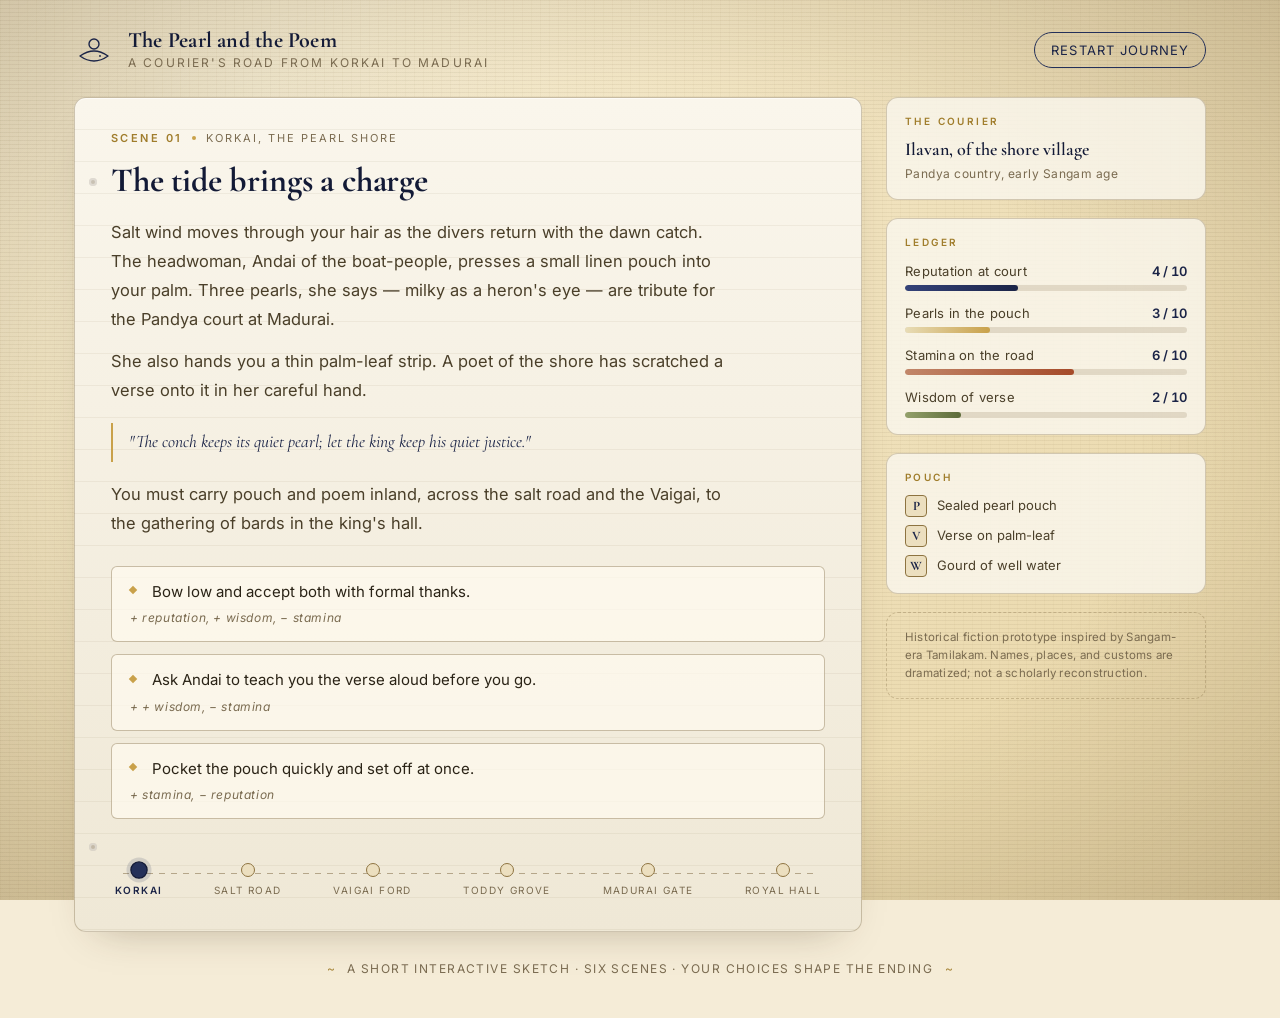
<file: a-day-in-ancient-tamilakam/pandya -kingdom-1-english/index.html>
<!DOCTYPE html>
<html lang="en">
  <head>
    <meta charset="UTF-8" />
    <meta name="viewport" content="width=device-width, initial-scale=1.0" />
    <title>The Pearl and the Poem — A Pandya Courier's Journey</title>
    <meta
      name="description"
      content="A short interactive prototype set in Sangam-era Tamilakam. Carry a pearl pouch and a verse from the coast to the Pandya court."
    />
    <link rel="preconnect" href="https://fonts.googleapis.com" />
    <link rel="preconnect" href="https://fonts.gstatic.com" crossorigin />
    <link
      href="https://fonts.googleapis.com/css2?family=Cormorant+Garamond:wght@500;600;700&family=Inter:wght@400;500;600&display=swap"
      rel="stylesheet"
    />
    <link rel="stylesheet" href="styles.css" />
  </head>
  <body>
    <!-- Decorative palm-leaf grain background, pure CSS -->
    <div class="palm-grain" aria-hidden="true"></div>
    <div class="vignette" aria-hidden="true"></div>

    <main class="stage" role="main">
      <header class="topbar">
        <div class="brand">
          <svg
            class="brand-mark"
            viewBox="0 0 40 40"
            xmlns="http://www.w3.org/2000/svg"
            aria-label="The Pearl and the Poem"
          >
            <!-- Stylized pearl + fish (Pandya emblem nod) without overt religious iconography -->
            <circle cx="20" cy="14" r="5" fill="none" stroke="currentColor" stroke-width="1.4" />
            <path
              d="M6 26 Q20 16 34 26 Q20 36 6 26 Z"
              fill="none"
              stroke="currentColor"
              stroke-width="1.4"
              stroke-linejoin="round"
            />
            <circle cx="26" cy="26" r="0.9" fill="currentColor" />
          </svg>
          <div class="brand-text">
            <div class="brand-title">The Pearl and the Poem</div>
            <div class="brand-sub">A courier's road from Korkai to Madurai</div>
          </div>
        </div>
        <button
          class="ghost-btn"
          id="resetBtn"
          data-testid="button-reset"
          aria-label="Restart the journey"
        >
          Restart journey
        </button>
      </header>

      <section class="layout">
        <!-- Main narrative panel -->
        <article class="scene-card" aria-live="polite">
          <div class="scene-meta">
            <span class="scene-no" id="sceneNo" data-testid="text-scene-number">Scene 01</span>
            <span class="scene-dot" aria-hidden="true"></span>
            <span class="scene-place" id="scenePlace" data-testid="text-scene-place">Korkai, the pearl shore</span>
          </div>
          <h1 class="scene-title" id="sceneTitle" data-testid="text-scene-title">
            The tide brings a charge
          </h1>
          <p class="scene-text" id="sceneText" data-testid="text-scene-narrative">
            Loading the manuscript…
          </p>

          <div class="choices" id="choices" data-testid="container-choices"></div>

          <!-- Route progress -->
          <div class="route" aria-label="Journey progress" data-testid="container-route">
            <ol class="route-markers" id="routeMarkers"></ol>
            <div class="route-line" aria-hidden="true"></div>
          </div>
        </article>

        <!-- Status / inventory rail -->
        <aside class="rail" aria-label="Courier's ledger">
          <div class="rail-section">
            <div class="rail-heading">The Courier</div>
            <div class="rail-name" data-testid="text-courier-name">Ilavan, of the shore village</div>
            <div class="rail-sub">Pandya country, early Sangam age</div>
          </div>

          <div class="rail-section">
            <div class="rail-heading">Ledger</div>
            <ul class="meters" id="meters" data-testid="container-meters">
              <!-- meters populated by JS -->
            </ul>
          </div>

          <div class="rail-section">
            <div class="rail-heading">Pouch</div>
            <ul class="inventory" id="inventory" data-testid="container-inventory">
              <!-- inventory populated by JS -->
            </ul>
          </div>

          <div class="rail-section disclaimer" data-testid="text-disclaimer">
            Historical fiction prototype inspired by Sangam-era Tamilakam. Names, places, and customs are dramatized; not a scholarly reconstruction.
          </div>
        </aside>
      </section>

      <footer class="footer">
        <span class="footer-mark">~</span>
        <span>A short interactive sketch · six scenes · your choices shape the ending</span>
        <span class="footer-mark">~</span>
      </footer>
    </main>

    <script src="game.js"></script>
  <script data-pplx-inline-edit>
(function () {
  if (window === window.top) return;

  const allowedParentOrigins = ["https://www.perplexity.ai","https://perplexity.ai","https://testing.perplexity.ai","https://staging.perplexity.ai","https://*.preview.i.perplexity.ai","http://localhost:3000","http://127.0.0.1:3000","http://localhost:5173","http://127.0.0.1:5173"];
  const MAX_FONT_BYTES = 500 * 1024;
  const MAX_TOTAL_FONT_BYTES = 2 * 1024 * 1024;
  let scrollForwarding = false;
  let scrollRaf = 0;
  let trustedTopOrigin = null;

  // Allow entries like "https://*.preview.i.perplexity.ai" — the wildcard
  // matches a single DNS label (no dots), so "https://*.foo" cannot stretch
  // across multiple labels.
  function matchesAllowedOrigin(origin) {
    if (!origin) return false;
    for (const entry of allowedParentOrigins) {
      if (!entry.includes("*")) {
        if (entry === origin) return true;
        continue;
      }
      const pattern = new RegExp(
        "^" +
          entry.replace(/[.+?^${}()|[\]\\]/g, "\\$&").replace(/\*/g, "[^.]+") +
          "$",
      );
      if (pattern.test(origin)) return true;
    }
    return false;
  }

  // Trust decision: when the sender is same-origin-visible (event.origin is a
  // real origin like https://www.perplexity.ai) we trust event.origin directly.
  // When event.origin is "null" (opaque broker srcdoc), we fall back to the
  // broker's stamped `parentOrigin` to identify the top window. The fallback
  // is claim-only — we rely on the browser's native `targetOrigin` enforcement
  // on the response path (see postToTrustedTop) to ensure replies can't be
  // delivered to anyone but the actual top window of that claimed origin.
  function getTrustedParentOrigin(event) {
    const forwardedParentOrigin =
      typeof event.data.parentOrigin === "string" ? event.data.parentOrigin : null;
    const parentOrigin = event.origin === "null" ? forwardedParentOrigin : event.origin;
    return matchesAllowedOrigin(parentOrigin) ? parentOrigin : null;
  }

  // All responses go to window.top with targetOrigin = the allowlisted origin.
  // An attacker that iframes us inside their own null-origin broker can claim
  // any parentOrigin they like, but the browser will drop the reply whenever
  // the real top's origin doesn't match — so the screenshot never leaves.
  function postToTrustedTop(message) {
    if (!trustedTopOrigin) return;
    try {
      window.top.postMessage(message, trustedTopOrigin);
    } catch (_error) {}
  }

  function inlineAll(original, clone) {
    if (original.nodeType !== 1 || clone.nodeType !== 1) return;

    try {
      const computedStyle = getComputedStyle(original);
      // cssText on a computed style is the serialized declaration in modern
      // Chromium/Safari — a single read beats enumerating ~400 longhand
      // properties. Firefox returns "" here, so we fall back on empty.
      const serialized = computedStyle.cssText;
      if (serialized) {
        clone.style.cssText = serialized;
      } else {
        const parts = new Array(computedStyle.length);
        for (let index = 0; index < computedStyle.length; index += 1) {
          const property = computedStyle[index];
          parts[index] = `${property}:${computedStyle.getPropertyValue(property)};`;
        }
        clone.style.cssText = parts.join("");
      }
    } catch (_error) {}

    const originalChildren = original.children;
    const clonedChildren = clone.children;
    for (
      let index = 0;
      index < originalChildren.length && index < clonedChildren.length;
      index += 1
    ) {
      inlineAll(originalChildren[index], clonedChildren[index]);
    }
  }

  function extractFontUrl(srcValue) {
    const matches = [
      ...srcValue.matchAll(
        /url\(["']?([^"')]+)["']?\)(?:\s*format\(["']?([^"')]+)["']?\))?/gi,
      ),
    ];
    if (matches.length === 0) return null;
    const woff2 = matches.find((m) => m[2] && m[2].toLowerCase().includes("woff2"));
    if (woff2) return woff2[1];
    const woff = matches.find((m) => m[2] && m[2].toLowerCase().includes("woff"));
    if (woff) return woff[1];
    return matches[0][1];
  }

  // Cache resolved font URL -> data URI across captures. Fonts on a page
  // essentially never change, and a batch run emits multiple captures back to
  // back — without this we'd refetch + re-base64 every time.
  const fontDataUriCache = new Map();
  const SRC_DECLARATION_RE = /src\s*:\s*[^;}]+/i;

  async function fetchAsDataUri(url) {
    if (fontDataUriCache.has(url)) return fontDataUriCache.get(url);
    let dataUri = null;
    try {
      const response = await fetch(url, { mode: "cors", credentials: "omit" });
      if (response.ok) {
        const blob = await response.blob();
        if (blob.size <= MAX_FONT_BYTES) {
          dataUri = await new Promise((resolve) => {
            const reader = new FileReader();
            reader.onloadend = () =>
              resolve(typeof reader.result === "string" ? reader.result : null);
            reader.onerror = () => resolve(null);
            reader.readAsDataURL(blob);
          });
        }
      }
    } catch (_error) {
      dataUri = null;
    }
    fontDataUriCache.set(url, dataUri);
    return dataUri;
  }

  function collectFontFaceRuleTexts() {
    const rules = [];
    for (const sheet of document.styleSheets) {
      let cssRules;
      try {
        cssRules = sheet.cssRules;
      } catch (_error) {
        continue;
      }
      if (!cssRules) continue;
      for (const rule of cssRules) {
        const cssText = rule.cssText || "";
        if (cssText.startsWith("@font-face")) rules.push(cssText);
      }
    }
    return rules;
  }

  async function buildInlinedFontCss() {
    const ruleTexts = collectFontFaceRuleTexts();
    if (ruleTexts.length === 0) return null;

    const resolved = ruleTexts.map((cssText) => {
      if (!SRC_DECLARATION_RE.test(cssText)) return null;
      const srcMatch = cssText.match(/src\s*:\s*([^;}]+)[;}]/i);
      if (!srcMatch) return null;
      const url = extractFontUrl(srcMatch[1]);
      if (!url) return null;
      try {
        return { cssText, url: new URL(url, document.baseURI).href };
      } catch (_error) {
        return null;
      }
    });

    const dataUris = await Promise.all(
      resolved.map((entry) => (entry ? fetchAsDataUri(entry.url) : Promise.resolve(null))),
    );

    const inlined = [];
    let totalBytes = 0;
    for (let index = 0; index < resolved.length; index += 1) {
      const entry = resolved[index];
      const dataUri = dataUris[index];
      if (!entry || !dataUri) continue;
      const approxBytes = dataUri.length * 0.75;
      if (totalBytes + approxBytes > MAX_TOTAL_FONT_BYTES) break;
      totalBytes += approxBytes;
      inlined.push(entry.cssText.replace(SRC_DECLARATION_RE, `src: url("${dataUri}")`));
    }
    return inlined.length > 0 ? inlined.join("\n") : null;
  }

  function stripExternal(clone) {
    const images = clone.querySelectorAll("img");
    for (let index = 0; index < images.length; index += 1) {
      const src = images[index].getAttribute("src");
      if (src && !src.startsWith("data:")) images[index].removeAttribute("src");
    }

    const elements = clone.querySelectorAll("*");
    for (let index = 0; index < elements.length; index += 1) {
      const style = elements[index].style.cssText;
      if (style && style.includes("url(")) {
        elements[index].style.cssText = style.replace(
          /url\(["']?(?!data:)[^)"']*["']?\)/gi,
          "none",
        );
      }
    }
  }

  function emitScroll() {
    scrollRaf = 0;
    if (!scrollForwarding) return;
    postToTrustedTop({
      type: "INLINE_EDIT_SCROLL",
      scrollX: window.scrollX,
      scrollY: window.scrollY,
    });
  }

  window.addEventListener(
    "scroll",
    function () {
      if (!scrollForwarding || scrollRaf) return;
      scrollRaf = requestAnimationFrame(emitScroll);
    },
    { passive: true, capture: true },
  );

  async function handleCaptureRequest(event) {
    const requestId = event.data.requestId;
    const scrollX = window.scrollX;
    const scrollY = window.scrollY;
    const width = window.innerWidth;
    const height = window.innerHeight;

    function postResult(dataUrl) {
      postToTrustedTop({
        type: "INLINE_EDIT_SCREENSHOT_RESULT",
        requestId,
        dataUrl,
        scrollX,
        scrollY,
      });
    }

    try {
      // Wait for any pending web fonts to resolve so both inline metrics and
      // the @font-face inlining below see the same loaded faces.
      if (document.fonts && document.fonts.ready) {
        try {
          await document.fonts.ready;
        } catch (_error) {}
      }

      const clone = document.documentElement.cloneNode(true);
      inlineAll(document.documentElement, clone);

      const removedNodes = clone.querySelectorAll("script,link[rel=\"stylesheet\"],style");
      for (let index = 0; index < removedNodes.length; index += 1) {
        removedNodes[index].remove();
      }

      stripExternal(clone);

      // Re-embed web fonts as data-URI @font-face rules so the SVG rasterizer
      // can resolve them — external font URLs aren't fetched during
      // foreignObject rendering, which would otherwise force a fallback face
      // and change text metrics.
      const inlinedFontCss = await buildInlinedFontCss();
      if (inlinedFontCss) {
        const styleEl = document.createElement("style");
        styleEl.textContent = inlinedFontCss;
        const head = clone.querySelector("head");
        if (head) head.appendChild(styleEl);
        else clone.insertBefore(styleEl, clone.firstChild);
      }

      const html = new XMLSerializer().serializeToString(clone);
      const svg =
        `<svg xmlns="http://www.w3.org/2000/svg" width="${width}" height="${height}">` +
        '<foreignObject width="100%" height="100%">' +
        `<div xmlns="http://www.w3.org/1999/xhtml" style="width:${width}px;height:${height}px;overflow:hidden">` +
        `<div style="position:relative;left:-${scrollX}px;top:-${scrollY}px">` +
        html +
        "</div></div></foreignObject></svg>";
      const svgUrl = `data:image/svg+xml;charset=utf-8,${encodeURIComponent(svg)}`;
      const image = new Image();
      image.onload = function () {
        const canvas = document.createElement("canvas");
        canvas.width = width;
        canvas.height = height;
        canvas.getContext("2d").drawImage(image, 0, 0);
        postResult(canvas.toDataURL("image/png"));
      };
      image.onerror = function () {
        postResult(null);
      };
      image.src = svgUrl;
    } catch (_error) {
      postResult(null);
    }
  }

  window.addEventListener("message", function (event) {
    if (!event.data) return;
    // Only accept messages from the direct parent frame. Blocks sibling /
    // unrelated-window postMessage senders that could otherwise reach us.
    if (event.source !== window.parent) return;

    const trustedParentOrigin = getTrustedParentOrigin(event);
    if (!trustedParentOrigin) return;
    trustedTopOrigin = trustedParentOrigin;

    if (event.data.type === "INLINE_EDIT_SCROLL_START") {
      scrollForwarding = true;
      emitScroll();
      return;
    }

    if (event.data.type === "INLINE_EDIT_SCROLL_STOP") {
      scrollForwarding = false;
      if (scrollRaf) cancelAnimationFrame(scrollRaf);
      scrollRaf = 0;
      return;
    }

    if (event.data.type !== "INLINE_EDIT_CAPTURE_REQUEST") return;

    handleCaptureRequest(event);
  });
})();


</script></body>
</html>
</file>
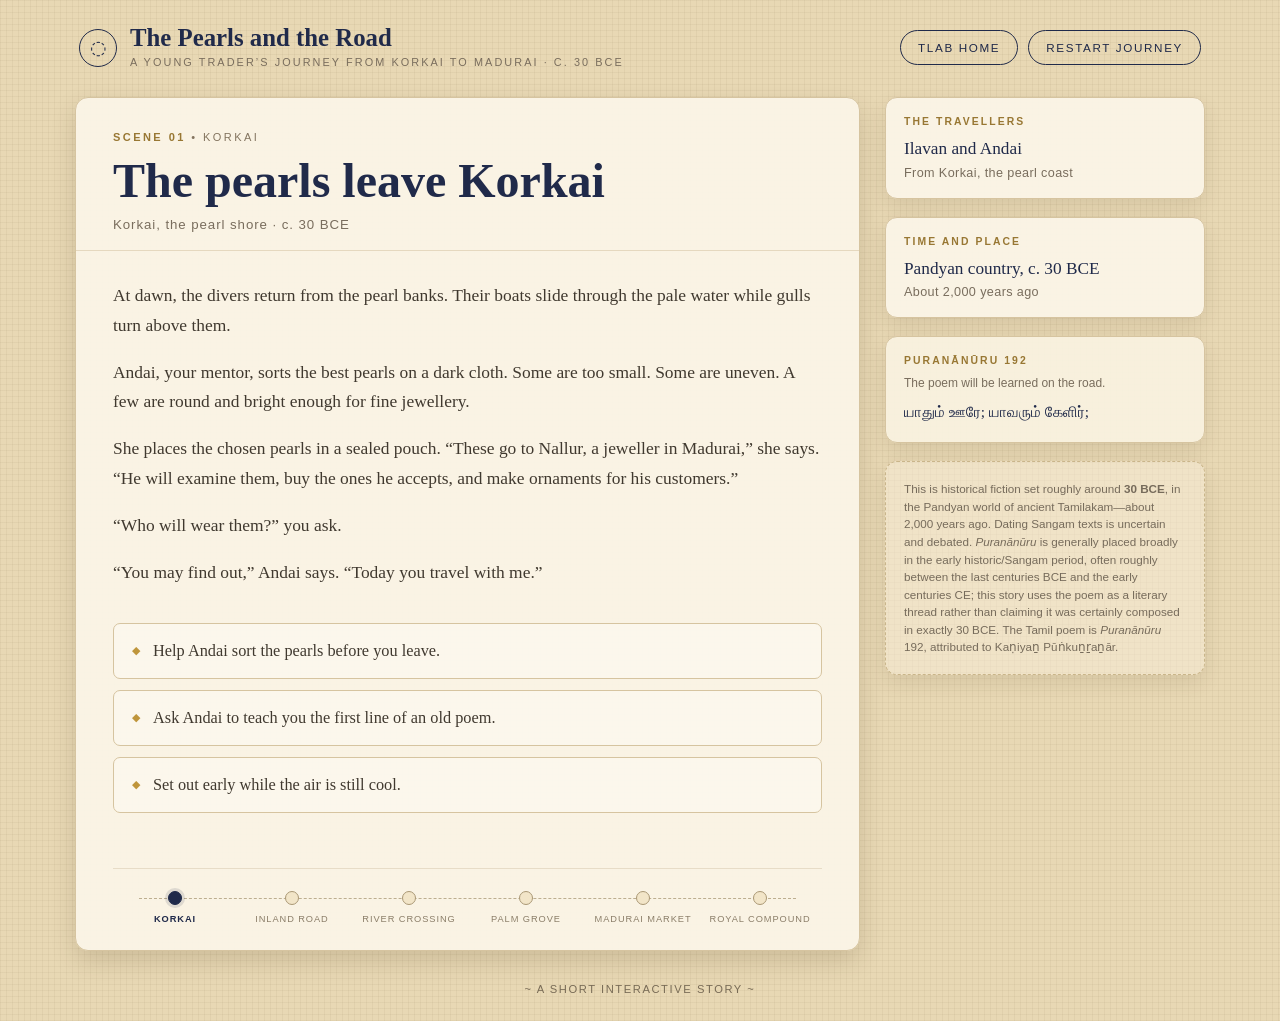
<file: a-day-in-ancient-tamilakam/pandya-kingdom-1-english/index.html>
<!doctype html>
<html lang="en">
<head>
  <meta charset="utf-8">
  <meta name="viewport" content="width=device-width, initial-scale=1">
  <title>The Pearls and the Road</title>
  <style>
    :root{--navy:#202a4a;--ink:#40392f;--muted:#796d5d;--paper:#fbf5e7;--paper2:#f2e5c8;--gold:#bf953b;--line:#d6c4a0;--shadow:rgba(71,51,25,.17)}
    *{box-sizing:border-box}body{margin:0;min-height:100vh;color:var(--ink);background-color:#e8d8b4;background-image:linear-gradient(rgba(100,79,42,.055) 1px,transparent 1px),linear-gradient(90deg,rgba(100,79,42,.055) 1px,transparent 1px);background-size:6px 6px;font-family:Georgia,"Times New Roman",serif}button{font:inherit}
    .site-header{width:min(1130px,calc(100% - 32px));margin:0 auto;padding:26px 4px 20px;display:flex;justify-content:space-between;align-items:center;gap:20px}.brand{display:flex;align-items:center;gap:13px}.brand-mark{width:38px;height:38px;border:1px solid var(--navy);border-radius:50%;display:grid;place-items:center;color:var(--navy);font-size:19px}.brand h1{margin:0;color:var(--navy);font-size:1.55rem;font-weight:600;line-height:1}.brand p{margin:5px 0 0;color:var(--muted);font:.68rem/1.25 Arial,sans-serif;letter-spacing:.19em;text-transform:uppercase}.header-actions{display:flex;align-items:center;gap:10px}.home-link,.restart{border:1px solid var(--navy);color:var(--navy);background:transparent;border-radius:999px;padding:10px 17px;font:.73rem Arial,sans-serif;letter-spacing:.14em;text-transform:uppercase;cursor:pointer;text-decoration:none;white-space:nowrap}.home-link:hover,.home-link:focus,.restart:hover,.restart:focus{background:var(--navy);color:#fff}
    .layout{width:min(1130px,calc(100% - 32px));margin:8px auto 30px;display:grid;grid-template-columns:minmax(0,1fr) 320px;gap:25px;align-items:start}.story-card,.side-card{border:1px solid var(--line);background:rgba(251,245,231,.95);box-shadow:0 10px 25px var(--shadow)}.story-card{border-radius:13px;overflow:hidden}.story-top{padding:33px 37px 18px;border-bottom:1px solid #e5d8bf}.eyebrow{margin:0 0 13px;color:#987733;font:700 .69rem Arial,sans-serif;letter-spacing:.22em;text-transform:uppercase}.eyebrow span{color:#83745f;font-weight:400}#scene-title{margin:0;color:var(--navy);font-size:clamp(2rem,4vw,3rem);line-height:1.06;font-weight:600}.scene-place{margin:10px 0 0;color:var(--muted);font:.83rem Arial,sans-serif;letter-spacing:.07em}
    .story-body{padding:30px 37px 14px}.story-body p{margin:0 0 18px;font-size:1.09rem;line-height:1.68}.lesson{margin:25px 0;padding:20px 22px;background:rgba(236,222,190,.48);border-left:3px solid var(--gold)}.lesson .tamil{margin:0 0 10px;color:var(--navy);font-size:1.13rem;line-height:1.75}.lesson .meaning{margin:0;color:#64584b;font:italic 1rem/1.55 Georgia,serif}.lesson .lesson-label{margin:0 0 9px;color:#987733;font:700 .66rem Arial,sans-serif;letter-spacing:.18em;text-transform:uppercase}
    .choices{padding:3px 37px 24px;display:grid;gap:11px}.choice{width:100%;text-align:left;cursor:pointer;padding:16px 18px;border:1px solid var(--line);border-radius:7px;background:rgba(255,255,255,.3);color:var(--ink);transition:border-color .15s,transform .15s,background .15s}.choice:hover,.choice:focus{border-color:var(--navy);background:#fffaf0;transform:translateY(-1px)}.choice .label{display:block;font-size:1.02rem;line-height:1.35}.choice .label::before{content:"◆";color:var(--gold);font-size:.7rem;padding-right:13px;vertical-align:2px}
    .transition{padding:42px 28px;text-align:center;background:linear-gradient(180deg,rgba(224,204,163,.55),rgba(251,245,231,.95));border-top:1px solid #e1d3b7;border-bottom:1px solid #e1d3b7}.transition .step{margin:0 0 10px;color:#987733;font:700 .65rem Arial,sans-serif;letter-spacing:.23em;text-transform:uppercase}.transition .transition-text{max-width:570px;margin:18px auto 20px;color:#625747;font-size:1.03rem;line-height:1.65;text-align:left}.transition .transition-text p{margin:0 0 16px}.transition .next-place{margin:24px auto 18px;color:var(--navy);font:italic 1.02rem/1.4 Georgia,serif}.transition .next-place small{display:block;margin-bottom:4px;color:#987733;font:700 .64rem Arial,sans-serif;letter-spacing:.17em;text-transform:uppercase}.continue{border:1px solid var(--navy);background:var(--navy);color:#fff;border-radius:999px;padding:12px 19px;cursor:pointer;font:.73rem Arial,sans-serif;letter-spacing:.13em;text-transform:uppercase}.continue:hover,.continue:focus{opacity:.86}
    .progress{margin:0 37px;padding:22px 5px 26px;border-top:1px solid #e7dcc7}.route{display:flex;align-items:flex-start;justify-content:space-between;position:relative;gap:2px}.route::before{content:"";position:absolute;top:7px;left:3%;right:3%;border-top:1px dashed #bcae90}.stop{position:relative;z-index:1;width:16.3%;text-align:center;color:#8a7d68;font:.58rem Arial,sans-serif;letter-spacing:.1em;text-transform:uppercase}.dot{display:block;width:14px;height:14px;margin:0 auto 9px;border:1px solid #aa9875;border-radius:50%;background:var(--paper2)}.stop.done .dot{background:var(--gold);border-color:var(--gold)}.stop.current .dot{background:var(--navy);border-color:var(--navy);box-shadow:0 0 0 3px rgba(32,42,74,.13)}.stop.current{color:var(--navy);font-weight:700}
    .sidebar{display:grid;gap:18px}.side-card{padding:18px;border-radius:12px;box-shadow:0 8px 20px rgba(71,51,25,.11)}.side-label{margin:0 0 10px;color:#987733;font:700 .65rem Arial,sans-serif;letter-spacing:.2em;text-transform:uppercase}.side-main{margin:0;color:var(--navy);font-size:1.08rem;line-height:1.35}.side-muted{margin:5px 0 0;color:var(--muted);font:.79rem Arial,sans-serif;letter-spacing:.03em}.poem-card{background:rgba(250,243,226,.91)}.poem-progress{margin:0 0 9px;color:var(--muted);font:.75rem Arial,sans-serif}.poem-lines{margin:0;color:var(--navy);font-size:.96rem;line-height:1.65}.tiny-note{color:#766b5b;font:.73rem/1.5 Arial,sans-serif;border:1px dashed #c9b58a;background:rgba(248,239,219,.48)}.ending-actions{display:flex;flex-wrap:wrap;gap:10px;padding:3px 37px 28px}.action{border:1px solid var(--navy);background:var(--navy);color:#fff;border-radius:999px;padding:11px 17px;cursor:pointer;font:.73rem Arial,sans-serif;letter-spacing:.12em;text-transform:uppercase}.action.secondary{background:transparent;color:var(--navy)}.action:hover,.action:focus{opacity:.85}footer{padding:2px 18px 26px;text-align:center;color:#786b56;font:.7rem Arial,sans-serif;letter-spacing:.14em;text-transform:uppercase}
    @media(max-width:830px){.layout{grid-template-columns:1fr}.sidebar{grid-template-columns:repeat(2,minmax(0,1fr))}.sidebar .poem-card,.sidebar .tiny-note{grid-column:1/-1}}@media(max-width:580px){.site-header,.layout{width:min(100% - 24px,1130px)}.site-header{align-items:flex-start;padding-top:18px}.brand-mark{display:none}.brand h1{font-size:1.3rem}.header-actions{gap:7px;flex-direction:column;align-items:flex-end}.home-link,.restart{padding:8px 10px;font-size:.58rem}.story-top{padding:25px 21px 17px}.story-body{padding:25px 21px 11px}.choices{padding:3px 21px 18px}.progress{margin:0 21px;padding-bottom:21px}.story-body p{font-size:1.03rem}.sidebar{grid-template-columns:1fr}.sidebar .poem-card,.sidebar .tiny-note{grid-column:auto}.stop{font-size:.48rem;letter-spacing:.06em}.ending-actions{padding:3px 21px 24px}.transition{padding:36px 21px}}
  </style>
</head>
<body>
<header class="site-header"><div class="brand"><div class="brand-mark">◌</div><div><h1>The Pearls and the Road</h1><p>A young trader’s journey from Korkai to Madurai · c. 30 BCE</p></div></div><div class="header-actions"><a class="home-link" href="https://tlab.projectxp.workers.dev/" aria-label="Return to the Tamil Lab home page">TLab home</a><button class="restart" id="restartTop" type="button">Restart journey</button></div></header>
<main class="layout"><section class="story-card" aria-live="polite"><div class="story-top"><p class="eyebrow" id="sceneMeta"></p><h2 id="scene-title"></h2><p class="scene-place" id="scenePlace"></p></div><div class="story-body" id="storyBody"></div><div class="choices" id="choices"></div><div class="ending-actions" id="endingActions" hidden></div><div class="progress"><div class="route" id="route" aria-label="Journey progress"></div></div></section>
<aside class="sidebar"><section class="side-card"><p class="side-label">The travellers</p><p class="side-main">Ilavan and Andai</p><p class="side-muted">From Korkai, the pearl coast</p></section><section class="side-card"><p class="side-label">Time and place</p><p class="side-main">Pandyan country, c. 30 BCE</p><p class="side-muted">About 2,000 years ago</p></section><section class="side-card poem-card"><p class="side-label">Puranānūru 192</p><p class="poem-progress" id="poemProgress"></p><p class="poem-lines" id="poemLines">The poem will be learned on the road.</p></section><section class="side-card tiny-note">This is historical fiction set roughly around <strong>30 BCE</strong>, in the Pandyan world of ancient Tamilakam—about 2,000 years ago. Dating Sangam texts is uncertain and debated. <em>Puranānūru</em> is generally placed broadly in the early historic/Sangam period, often roughly between the last centuries BCE and the early centuries CE; this story uses the poem as a literary thread rather than claiming it was certainly composed in exactly 30 BCE. The Tamil poem is <em>Puranānūru</em> 192, attributed to Kaṇiyaṉ Pūṅkuṉṟaṉār.</section></aside></main>
<footer>~ A short interactive story ~</footer>
<script>
(()=>{'use strict';
const initialState=()=>({scene:0,learned:0});let state=initialState();
const route=['Korkai','Inland road','River crossing','Palm grove','Madurai market','Royal compound'];
const poemLessons=[
{tamil:'யாதும் ஊரே; யாவரும் கேளிர்;',meaning:'Every place can be our home. Every person can be our kin.'},
{tamil:'தீதும் நன்றும் பிறர்தர வாரா;\nநோதலும் தணிதலும் அவற்றோ ரன்ன;',meaning:'Good and bad do not come only from other people. Pain and relief are part of life too.'},
{tamil:'சாதலும் புதுவது அன்றே; வாழ்தல்\nஇனிதுஎன மகிழ்ந்தன்றும் இலமே; முனிவின்,\nஇன்னா தென்றலும் இலமே;',meaning:'Death is not new. Do not become too proud in happy times, and do not lose heart in hard times.'},
{tamil:'மின்னொடு வானம் தண்துளி தலைஇ, ஆனாது\nகல்பொருது இரங்கும் மல்லற் பேர்யாற்று\nநீர்வழிப் படூஉம் புணைபோல, ஆருயிர்',meaning:'After rain and lightning, a strong river carries a small raft over rocks. Life also carries us onward.'},
{tamil:'முறைவழிப் படூஉம் என்பது திறவோர்\nகாட்சியின் தெளிந்தனம் ஆகலின், மாட்சியின்\nபெரியோரை வியத்தலும் இலமே;\nசிறியோரை இகழ்தல் அதனினும் இலமே.',meaning:'Wise people understand that life follows its course. Do not be dazzled by the powerful, and do not look down on ordinary people.'}
];
const lessonBox=i=>{const l=poemLessons[i];return `<section class="lesson"><p class="lesson-label">Andai teaches you</p><p class="tamil">${l.tamil.replace(/\n/g,'<br>')}</p><p class="meaning">${l.meaning}</p></section>`};
const scenes=[
{title:'The pearls leave Korkai',place:'Korkai, the pearl shore · c. 30 BCE',paragraphs:['At dawn, the divers return from the pearl banks. Their boats slide through the pale water while gulls turn above them.','Andai, your mentor, sorts the best pearls on a dark cloth. Some are too small. Some are uneven. A few are round and bright enough for fine jewellery.','She places the chosen pearls in a sealed pouch. “These go to Nallur, a jeweller in Madurai,” she says. “He will examine them, buy the ones he accepts, and make ornaments for his customers.”','“Who will wear them?” you ask.','“You may find out,” Andai says. “Today you travel with me.”'],choices:[
{label:'Help Andai sort the pearls before you leave.',learn:1,transition:`<p>You and Andai finish sorting the morning’s catch. Together, you place the brightest and roundest pearls into the sealed pouch.</p><p>Andai checks the knot, then looks once more toward the sea.</p><p>“Before we go,” she says, “remember this.”</p>${lessonBox(0)}<p>You repeat the words after her. Then Andai lifts her travel bundle and begins walking inland. Soon the sound of the sea fades behind you.</p>`},
{label:'Ask Andai to teach you the first line of an old poem.',learn:1,transition:`<p>Before you leave, Andai repeats the first line until you can say it with her:</p>${lessonBox(0)}<p>“A traveller needs that thought,” she says.</p><p>The words stay in your mind as you follow her away from the shore. Soon the sound of the sea fades behind you.</p>`},
{label:'Set out early while the air is still cool.',learn:1,transition:`<p>You leave Korkai before the sun grows strong. The pearl pouch is safe with Andai, and the road is quiet beneath your feet.</p><p>After a time, Andai speaks as you walk.</p>${lessonBox(0)}<p>“You are leaving your own village for the first time,” she says. “Remember these words when you meet people on the road.”</p><p>As the morning passes, the sea falls farther behind you.</p>`}
]},
{title:'The inland road',place:'The dry track beyond the pearl coast',paragraphs:['The sea fades behind you. The road runs through scrub, dry fields, and small settlements. Heat rises from the ground.','A merchant cart catches up with you. Its driver carries salt, cloth, and jars of oil toward Madurai. He asks where you are going.','Andai answers plainly: “To sell pearls fairly, and to return with what the divers have earned.”','The driver nods. “A good road is made by people who keep their word.”'],choices:[
{label:'Walk beside the cart and listen to the merchant’s trade stories.',learn:2,transition:`<p>You walk beside the cart while the merchant speaks of markets, fair weights, broken promises, and long roads.</p><p>When the cart turns away, Andai looks at you.</p><p>“Some people will help you. Some will not. But do not think every good thing comes from another person, or every hardship is someone else’s doing.”</p>${lessonBox(1)}<p>You repeat the lines as the road dips toward the sound of running water.</p>`},
{label:'Accept a place in the shade of the cart.',learn:2,transition:`<p>The cart’s shade gives you a welcome rest from the heat. You listen to the wheels creak and watch the dry country pass slowly by.</p><p>When you climb down near the river crossing, Andai says, “A little shade can feel like great fortune when the day is hot. But it does not last forever.”</p>${lessonBox(1)}<p>Ahead, the river moves quickly over hidden stones.</p>`},
{label:'Walk quickly ahead to prove you can keep pace.',learn:2,transition:`<p>You hurry ahead, determined to show Andai that you are ready for the road. But the heat soon makes your shoulders heavy.</p><p>When Andai catches up, she offers you water but does not scold you.</p><p>“A hard road is not always another person’s fault,” she says. “And help may come when you least expect it.”</p>${lessonBox(1)}<p>Together, you continue toward the river.</p>`}
]},
{title:'Water over the stones',place:'A river crossing on the inland road',paragraphs:['By afternoon, you reach a river crossing. Recent rain has made the current fast and brown. Stones disappear beneath the water and show again as the river moves.','A ferryman is taking travellers across in a flat wooden boat. The crossing costs a little, but the upper ford is free and rough.','Andai watches a small raft catch on a stone, turn, and move on again. “Watch the river,” she says. “It has something to teach us.”'],choices:[
{label:'Pay for the ferryman and keep the pearl pouch dry.',learn:3,transition:`<p>The ferryman carries you safely across. Andai keeps the pearl pouch close while the boat moves over brown water.</p><p>When you reach the far bank, you breathe with relief.</p><p>“It is good to be safe,” Andai says. “But do not think one easy crossing means every road will be easy.”</p>${lessonBox(2)}<p>The road leads on beneath a darkening sky.</p>`},
{label:'Wait until the current eases and cross carefully at the ford.',learn:3,transition:`<p>You wait with Andai until the river slows enough to show its stones. Step by careful step, you cross with the water pressing around your legs.</p><p>On the far bank, Andai smiles.</p><p>“You did not rush when the river was strong. Remember that feeling. A hard moment can pass, just as an easy moment can.”</p>${lessonBox(2)}<p>Evening begins as you leave the river behind.</p>`},
{label:'Try the upper ford at once.',learn:3,transition:`<p>You step into the upper ford before the river has settled. The stones shift beneath your feet, and cold water soaks your clothes.</p><p>You reach the far bank tired and embarrassed. Andai helps you steady yourself.</p><p>“Do not let one bad crossing defeat you,” she says. “And do not let one good crossing make you careless.”</p>${lessonBox(2)}<p>The last light fades as you walk toward the palms.</p>`}
]},
{title:'Night in the palm grove',place:'A roadside grove south of Madurai',paragraphs:['At night, you stop beneath palmyra palms. Other travellers share the fire: a woman taking flowers to market, a musician with a small yāl, and a family on the way to visit relatives.','They come from different places, but each offers something: water, a story, a song, or a place beside the fire.','The musician asks if you know any poems. Andai looks at you. It is your turn to remember what she has taught you.'],choices:[
{label:'Recite the lines you know and listen to the musician’s reply.',learn:4,transition:`<p>You speak the lines you know, and the musician answers with a tune on the yāl. The poem sounds different beside the fire—older, wider, and more alive.</p><p>Before dawn, Andai points to the last rainwater running between the roots of the palms.</p><p>“Do you remember the river?” she asks. “The poem remembers it too.”</p>${lessonBox(3)}<p>At dawn, you and Andai leave the grove and follow the road toward Madurai.</p>`},
{label:'Help the family prepare the evening meal.',learn:4,transition:`<p>You help gather water and share food beside the fire. By morning, the travellers feel less like strangers.</p><p>As everyone prepares to leave, Andai watches the paths divide in different directions.</p><p>“Each of us is carried onward,” she says. “Sometimes by choice, sometimes by the road itself.”</p>${lessonBox(3)}<p>After thanks and farewells, you and Andai begin the last stretch to Madurai.</p>`},
{label:'Sleep early so you will be ready for Madurai.',learn:4,transition:`<p>You sleep deeply beneath the palms. Before sunrise, Andai wakes you while the grove is still quiet.</p><p>Dew shines on the ground. Far away, you can hear water moving over stones.</p><p>“The river keeps going, even in the dark,” Andai says. “So do we.”</p>${lessonBox(3)}<p>With fresh strength, you begin the last part of the road to Madurai.</p>`}
]},
{title:'The pearls find their path',place:'Madurai’s market street',paragraphs:['By midday, you and Andai enter Madurai. The city is louder than Korkai. Carts creak through narrow streets. Sellers call out prices for grain, cloth, flowers, spices, oil, and metal goods.','Andai leads you to Nallur’s jeweller’s shop. Small lamps shine on trays of beads, gold wire, shells, and polished stones. Nallur opens the sealed pearl pouch and places the pearls on a dark cloth.','One by one, he turns them in the light. “Good pearls,” he says. “Round. Clean. These will make fine ornaments.” He weighs them, agrees on a fair price, and gives Andai a small cloth purse of payment.','You keep looking at the pearls. “Who will wear them?” you ask.','Nallur smiles. “Many kinds of people. A merchant’s wife may wear pearls in her ears or woven into her hair. Her family may live near the market, above a shop or behind a busy courtyard. They trade cloth, spices, salt, metal goods, or grain. They wear fine things when guests come, when families marry, and when festivals fill the city.”','You point to small gold settings. “And these?”','“Those may become earrings for a bride,” Nallur says. “Her family may come from a farming village outside Madurai. A wedding can bring many families together. Jewellery is not only beauty. It is also a gift, a memory, and sometimes a family’s savings.”','You look toward a larger tray where a worker threads pearls beside thin gold leaves. “Will anyone in the palace wear them?”','“Perhaps,” says Nallur. “Some pearls may go to people who serve the royal household. Some may be bought by wealthy families who visit the palace. A few may be made into ornaments for ceremonies, gifts, or members of the ruler’s family.”','“So a pearl can belong to many people before it belongs to one person,” you say.','Andai nods. “A pearl does not belong only to a palace. It begins in the sea. A diver finds it. Someone sorts it. Traders carry it. Craftspeople set it into gold. At last, someone wears it on a day they want to remember.”','Nallur smiles. “That is well said.”'],choices:[
{label:'Ask how craftspeople set a pearl into gold.',learn:5,transition:`<p>Nallur shows you how a tiny gold setting can hold a pearl without hiding its light. You watch carefully as his worker prepares a finished tray for delivery.</p><p>Andai sees you looking at the gold and says, “Fine work deserves respect. But gold does not make one person greater than another.”</p>${lessonBox(4)}<p>Soon, Nallur invites you and Andai to walk with his worker toward the royal compound.</p>`},
{label:'Ask more about the people who live near the palace.',learn:5,transition:`<p>Nallur tells you that a palace depends on many people: guards, attendants, cooks, scribes, musicians, craft workers, merchants, and visitors.</p><p>Andai nods. “Remember that when you see it. A palace looks grand because many ordinary hands keep it moving.”</p>${lessonBox(4)}<p>When Nallur’s worker prepares a jewellery tray for delivery, he invites you and Andai to walk with her.</p>`},
{label:'Help Andai count and secure the payment.',learn:5,transition:`<p>You and Andai count the payment carefully, then tie the purse safely beneath her travel wrap. Nallur sees your care and smiles.</p><p>Andai says, “The person who makes a fair count is no less important than the person who wears gold.”</p>${lessonBox(4)}<p>When Nallur’s worker prepares a jewellery tray for delivery, he invites you and Andai to walk with her.</p>`}
]},
{title:'A glimpse of the royal compound',place:'Madurai, near the Pandyan palace',paragraphs:['Nallur looks at you with amused kindness. “You have travelled far, and you ask good questions. My worker is taking a tray of finished ornaments to the royal compound this afternoon. You and Andai may walk with her—if you stay close and do not block the way.”','You follow the worker through busy streets toward a guarded entrance. You do not enter private rooms. But from a shaded outer courtyard, you see attendants carrying baskets, cloth, lamps, and written accounts. Merchants wait. Petitioners speak to officials. Musicians pass through a hall beyond.','The jewellery tray is checked by a household official. You see a pearl ornament catch the light before it disappears into the compound.','You see guards at the gate, but you also see the worker carrying the jewellery tray, the attendant checking it, the scribe recording it, and the people waiting in the shade.','Andai speaks quietly. “Now you understand the last lines. Do not stare only at the great people. See everyone who makes this place work.”'],choices:[
{label:'Watch the workers as carefully as the guards and officials.',transition:'You watch the hands that carry, record, check, sweep, cook, and guide visitors through the courtyard. The royal compound seems less like a distant wonder and more like a place made by many people.'},
{label:'Ask the worker what she likes about making jewellery.',transition:'The worker says she likes the careful work: shaping gold, setting a pearl, and knowing that something small can bring joy to a person she may never meet.'},
{label:'Stand quietly and take in the wonder of the place.',transition:'You stand quietly beneath the shade. You remember the sea at Korkai, the river, the palm grove, and Nallur’s workshop. For a moment, they all seem connected.'}
]}
];
const $=id=>document.getElementById(id);
function learnedLines(){return poemLessons.slice(0,Math.min(state.learned,poemLessons.length)).map(x=>x.tamil).join('\n')}
function renderRoute(){$('route').innerHTML=route.map((n,i)=>`<div class="stop ${i<state.scene?'done':i===state.scene?'current':''}"><span class="dot"></span><span>${n}</span></div>`).join('')}
function renderPoem(){const n=Math.min(state.learned,poemLessons.length);$('poemProgress').textContent=n?`Sections learned: ${n} of ${poemLessons.length}`:'The poem will be learned on the road.';$('poemLines').textContent=n?learnedLines():'யாதும் ஊரே; யாவரும் கேளிர்;'}
function renderScene(){const s=scenes[state.scene];$('sceneMeta').innerHTML=`Scene ${String(state.scene+1).padStart(2,'0')} <span>• ${route[state.scene]}</span>`;$('scene-title').textContent=s.title;$('scenePlace').textContent=s.place;$('storyBody').innerHTML=s.paragraphs.map(p=>`<p>${p}</p>`).join('');$('choices').innerHTML=s.choices.map((c,i)=>`<button class="choice" type="button" data-choice="${i}"><span class="label">${c.label}</span></button>`).join('');$('endingActions').hidden=true;renderRoute();renderPoem();document.querySelectorAll('.choice').forEach(b=>b.addEventListener('click',choose))}
function choose(ev){const s=scenes[state.scene],c=s.choices[Number(ev.currentTarget.dataset.choice)];if(c.learn)state.learned=Math.max(state.learned,c.learn);if(state.scene===scenes.length-1)finish(c.transition);else showTransition(c.transition,scenes[state.scene+1])}
function showTransition(text,next){$('sceneMeta').innerHTML=`Journey continues <span>• ${route[state.scene]} to ${route[state.scene+1]}</span>`;$('scene-title').textContent='The journey moves on';$('scenePlace').textContent='A pause between one place and the next';$('storyBody').innerHTML=`<section class="transition"><p class="step">The road continues</p><div class="transition-text">${text}</div><p class="next-place"><small>Next place</small>${next.place}</p><button class="continue" id="continueJourney" type="button">Continue to next scene</button></section>`;$('choices').innerHTML='';$('endingActions').hidden=true;renderRoute();renderPoem();$('continueJourney').addEventListener('click',()=>{state.scene+=1;renderScene();window.scrollTo({top:0,behavior:'smooth'})})}
function finish(finalMoment){state.learned=poemLessons.length;$('sceneMeta').innerHTML='Journey complete <span>• Return to Korkai</span>';$('scene-title').textContent='Madurai remembered';$('scenePlace').textContent='A first journey, and a longer understanding';$('storyBody').innerHTML=`<p>${finalMoment}</p><p>Later, you and Andai begin the road back to Korkai. The pearl sale is complete, and the payment is safe.</p><p>Madurai grows smaller behind you, but its sounds remain in your memory: market calls, the jeweller’s tools, the movement of people in the royal compound, and the quiet words of the poem.</p><p>You have seen that the sea, the road, the workshop, the market, and the palace are connected. A pearl passes through many hands. So does a story.</p><section class="lesson"><p class="lesson-label">The full poem you learned</p><p class="tamil">${poemLessons.map(x=>x.tamil).join('\n').replace(/\n/g,'<br>')}</p><p class="meaning">Puranānūru 192, attributed to Kaṇiyaṉ Pūṅkuṉṟaṉār. The English meanings in this story are simple adaptations for young readers, not a full scholarly translation.</p></section>`;$('choices').innerHTML='';const a=$('endingActions');a.hidden=false;a.innerHTML='<button class="action" id="playAgain" type="button">Walk the road again</button><button class="action secondary" id="copyEnding" type="button">Copy ending</button><a class="home-link" href="https://tlab.projectxp.workers.dev/">Return to TLab</a>';renderRoute();renderPoem();$('playAgain').addEventListener('click',restart);$('copyEnding').addEventListener('click',()=>{const t=$('storyBody').innerText;navigator.clipboard?.writeText(t).then(()=>{$('copyEnding').textContent='Copied'}).catch(()=>{$('copyEnding').textContent='Select text to copy'})})}
function restart(){state=initialState();renderScene();window.scrollTo({top:0,behavior:'smooth'})}$('restartTop').addEventListener('click',restart);renderScene();
})();
</script>
</body>
</html>
</file>
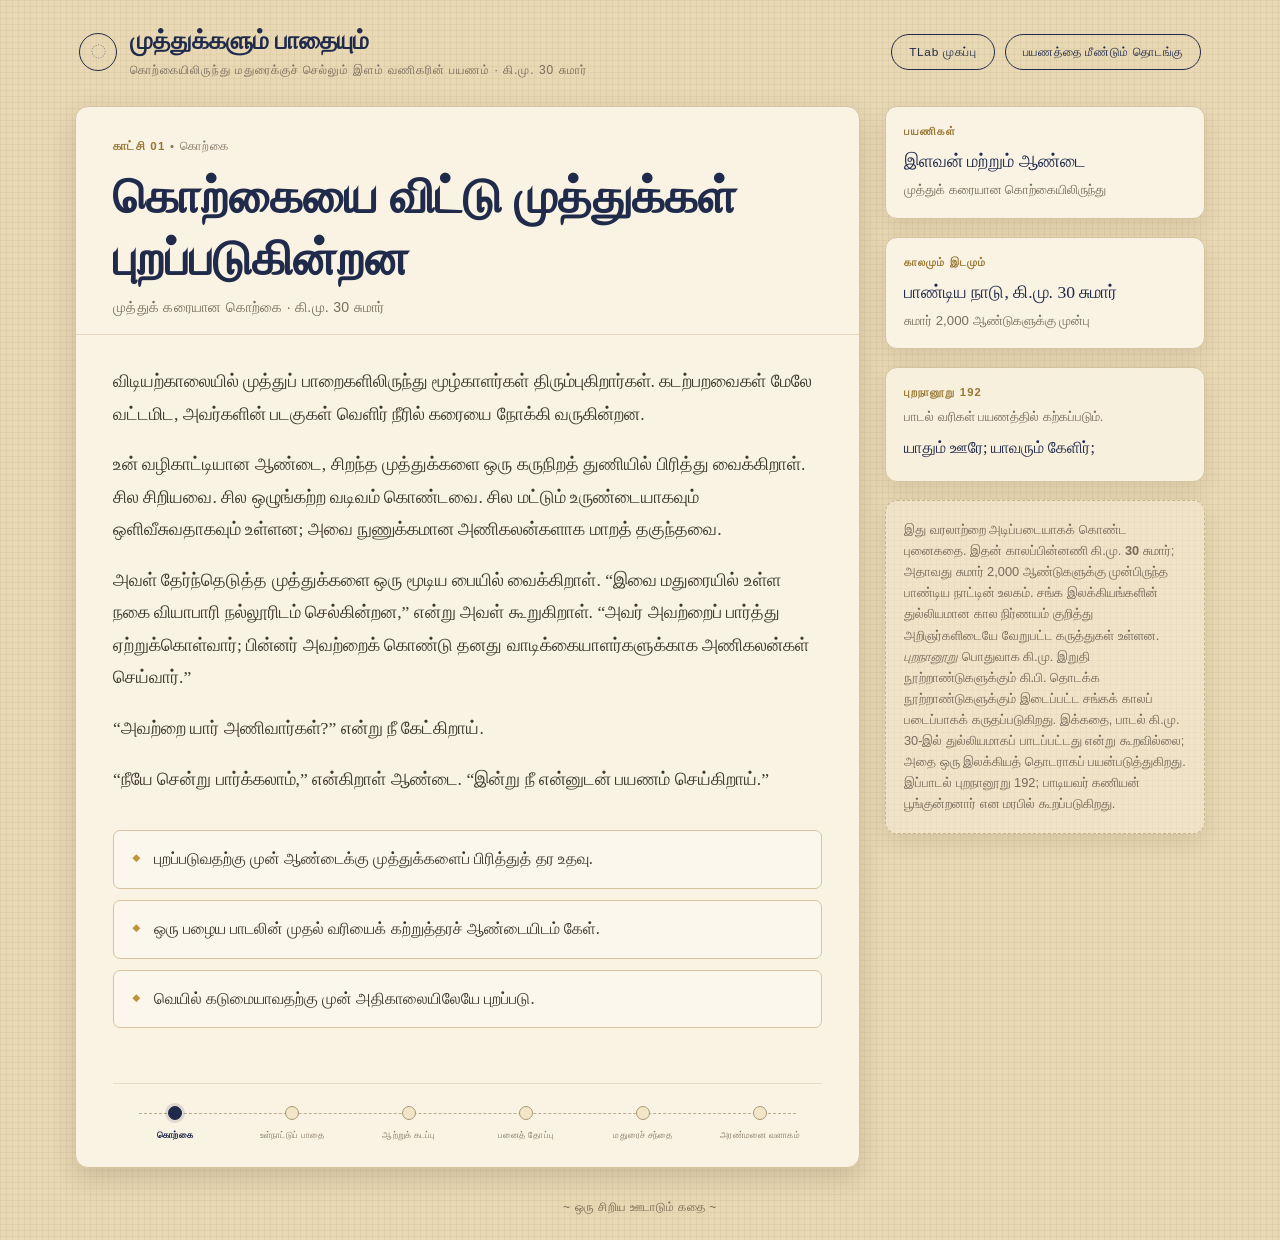
<file: a-day-in-ancient-tamilakam/pandya-kngdom-1-tamil/index.html>
<!doctype html>
<html lang="ta">
<head>
  <meta charset="utf-8">
  <meta name="viewport" content="width=device-width, initial-scale=1">
  <title>முத்துக்களும் பாதையும்</title>
  <style>
    :root{--navy:#202a4a;--ink:#40392f;--muted:#796d5d;--paper:#fbf5e7;--paper2:#f2e5c8;--gold:#bf953b;--line:#d6c4a0;--shadow:rgba(71,51,25,.17)}
    *{box-sizing:border-box}body{margin:0;min-height:100vh;color:var(--ink);background-color:#e8d8b4;background-image:linear-gradient(rgba(100,79,42,.055) 1px,transparent 1px),linear-gradient(90deg,rgba(100,79,42,.055) 1px,transparent 1px);background-size:6px 6px;font-family:"Noto Serif Tamil","Nirmala UI",Latha,Georgia,serif;line-height:1.7}button{font:inherit}
    .site-header{width:min(1130px,calc(100% - 32px));margin:0 auto;padding:26px 4px 20px;display:flex;justify-content:space-between;align-items:center;gap:20px}.brand{display:flex;align-items:center;gap:13px}.brand-mark{width:38px;height:38px;border:1px solid var(--navy);border-radius:50%;display:grid;place-items:center;color:var(--navy);font-size:19px}.brand h1{margin:0;color:var(--navy);font-size:1.55rem;font-weight:600;line-height:1.25}.brand p{margin:5px 0 0;color:var(--muted);font:.75rem/1.35 Arial,"Nirmala UI",sans-serif;letter-spacing:.08em}.header-actions{display:flex;align-items:center;gap:10px}.home-link,.restart{border:1px solid var(--navy);color:var(--navy);background:transparent;border-radius:999px;padding:10px 17px;font:.74rem Arial,"Nirmala UI",sans-serif;letter-spacing:.06em;cursor:pointer;text-decoration:none;white-space:nowrap}.home-link:hover,.home-link:focus,.restart:hover,.restart:focus{background:var(--navy);color:#fff}
    .layout{width:min(1130px,calc(100% - 32px));margin:8px auto 30px;display:grid;grid-template-columns:minmax(0,1fr) 320px;gap:25px;align-items:start}.story-card,.side-card{border:1px solid var(--line);background:rgba(251,245,231,.95);box-shadow:0 10px 25px var(--shadow)}.story-card{border-radius:13px;overflow:hidden}.story-top{padding:33px 37px 18px;border-bottom:1px solid #e5d8bf}.eyebrow{margin:0 0 13px;color:#987733;font:700 .72rem Arial,"Nirmala UI",sans-serif;letter-spacing:.11em}.eyebrow span{color:#83745f;font-weight:400}#scene-title{margin:0;color:var(--navy);font-size:clamp(2rem,4vw,3rem);line-height:1.28;font-weight:600}.scene-place{margin:10px 0 0;color:var(--muted);font:.88rem "Nirmala UI",Arial,sans-serif;letter-spacing:.02em}
    .story-body{padding:30px 37px 14px}.story-body p{margin:0 0 18px;font-size:1.1rem;line-height:1.85}.lesson{margin:25px 0;padding:20px 22px;background:rgba(236,222,190,.48);border-left:3px solid var(--gold)}.lesson .tamil{margin:0 0 10px;color:var(--navy);font-size:1.13rem;line-height:1.9}.lesson .meaning{margin:0;color:#64584b;font-size:1rem;line-height:1.72}.lesson .lesson-label{margin:0 0 9px;color:#987733;font:700 .72rem Arial,"Nirmala UI",sans-serif;letter-spacing:.08em}
    .choices{padding:3px 37px 24px;display:grid;gap:11px}.choice{width:100%;text-align:left;cursor:pointer;padding:16px 18px;border:1px solid var(--line);border-radius:7px;background:rgba(255,255,255,.3);color:var(--ink);transition:border-color .15s,transform .15s,background .15s}.choice:hover,.choice:focus{border-color:var(--navy);background:#fffaf0;transform:translateY(-1px)}.choice .label{display:block;font-size:1.03rem;line-height:1.5}.choice .label::before{content:"◆";color:var(--gold);font-size:.7rem;padding-right:13px;vertical-align:2px}
    .transition{padding:42px 28px;text-align:center;background:linear-gradient(180deg,rgba(224,204,163,.55),rgba(251,245,231,.95));border-top:1px solid #e1d3b7;border-bottom:1px solid #e1d3b7}.transition .step{margin:0 0 10px;color:#987733;font:700 .72rem Arial,"Nirmala UI",sans-serif;letter-spacing:.12em}.transition .transition-text{max-width:570px;margin:18px auto 20px;color:#625747;font-size:1.04rem;line-height:1.8;text-align:left}.transition .transition-text p{margin:0 0 16px}.transition .next-place{margin:24px auto 18px;color:var(--navy);font-size:1.05rem;line-height:1.55}.transition .next-place small{display:block;margin-bottom:4px;color:#987733;font:700 .7rem Arial,"Nirmala UI",sans-serif;letter-spacing:.08em}.continue{border:1px solid var(--navy);background:var(--navy);color:#fff;border-radius:999px;padding:12px 19px;cursor:pointer;font:.75rem Arial,"Nirmala UI",sans-serif;letter-spacing:.05em}.continue:hover,.continue:focus{opacity:.86}
    .progress{margin:0 37px;padding:22px 5px 26px;border-top:1px solid #e7dcc7}.route{display:flex;align-items:flex-start;justify-content:space-between;position:relative;gap:2px}.route::before{content:"";position:absolute;top:7px;left:3%;right:3%;border-top:1px dashed #bcae90}.stop{position:relative;z-index:1;width:16.3%;text-align:center;color:#8a7d68;font:.59rem Arial,"Nirmala UI",sans-serif;letter-spacing:.02em}.dot{display:block;width:14px;height:14px;margin:0 auto 9px;border:1px solid #aa9875;border-radius:50%;background:var(--paper2)}.stop.done .dot{background:var(--gold);border-color:var(--gold)}.stop.current .dot{background:var(--navy);border-color:var(--navy);box-shadow:0 0 0 3px rgba(32,42,74,.13)}.stop.current{color:var(--navy);font-weight:700}
    .sidebar{display:grid;gap:18px}.side-card{padding:18px;border-radius:12px;box-shadow:0 8px 20px rgba(71,51,25,.11)}.side-label{margin:0 0 10px;color:#987733;font:700 .7rem Arial,"Nirmala UI",sans-serif;letter-spacing:.1em}.side-main{margin:0;color:var(--navy);font-size:1.1rem;line-height:1.55}.side-muted{margin:5px 0 0;color:var(--muted);font:.83rem "Nirmala UI",Arial,sans-serif;line-height:1.45}.poem-card{background:rgba(250,243,226,.91)}.poem-progress{margin:0 0 9px;color:var(--muted);font:.8rem "Nirmala UI",Arial,sans-serif}.poem-lines{margin:0;color:var(--navy);font-size:1rem;line-height:1.8}.tiny-note{color:#766b5b;font:.8rem/1.65 "Nirmala UI",Arial,sans-serif;border:1px dashed #c9b58a;background:rgba(248,239,219,.48)}.ending-actions{display:flex;flex-wrap:wrap;gap:10px;padding:3px 37px 28px}.action{border:1px solid var(--navy);background:var(--navy);color:#fff;border-radius:999px;padding:11px 17px;cursor:pointer;font:.75rem Arial,"Nirmala UI",sans-serif;letter-spacing:.04em}.action.secondary{background:transparent;color:var(--navy)}.action:hover,.action:focus{opacity:.85}footer{padding:2px 18px 26px;text-align:center;color:#786b56;font:.76rem "Nirmala UI",Arial,sans-serif;letter-spacing:.04em}
    @media(max-width:830px){.layout{grid-template-columns:1fr}.sidebar{grid-template-columns:repeat(2,minmax(0,1fr))}.sidebar .poem-card,.sidebar .tiny-note{grid-column:1/-1}}@media(max-width:580px){.site-header,.layout{width:min(100% - 24px,1130px)}.site-header{align-items:flex-start;padding-top:18px}.brand-mark{display:none}.brand h1{font-size:1.35rem}.header-actions{gap:7px;flex-direction:column;align-items:flex-end}.home-link,.restart{padding:8px 10px;font-size:.62rem}.story-top{padding:25px 21px 17px}.story-body{padding:25px 21px 11px}.choices{padding:3px 21px 18px}.progress{margin:0 21px;padding-bottom:21px}.story-body p{font-size:1.04rem}.sidebar{grid-template-columns:1fr}.sidebar .poem-card,.sidebar .tiny-note{grid-column:auto}.stop{font-size:.48rem}.ending-actions{padding:3px 21px 24px}.transition{padding:36px 21px}}
  </style>
</head>
<body>
<header class="site-header"><div class="brand"><div class="brand-mark">◌</div><div><h1>முத்துக்களும் பாதையும்</h1><p>கொற்கையிலிருந்து மதுரைக்குச் செல்லும் இளம் வணிகரின் பயணம் · கி.மு. 30 சுமார்</p></div></div><div class="header-actions"><a class="home-link" href="https://tlab.projectxp.workers.dev/" aria-label="தமிழ் லேப் முகப்புப் பக்கத்திற்குத் திரும்புக">TLab முகப்பு</a><button class="restart" id="restartTop" type="button">பயணத்தை மீண்டும் தொடங்கு</button></div></header>
<main class="layout"><section class="story-card" aria-live="polite"><div class="story-top"><p class="eyebrow" id="sceneMeta"></p><h2 id="scene-title"></h2><p class="scene-place" id="scenePlace"></p></div><div class="story-body" id="storyBody"></div><div class="choices" id="choices"></div><div class="ending-actions" id="endingActions" hidden></div><div class="progress"><div class="route" id="route" aria-label="பயண முன்னேற்றம்"></div></div></section>
<aside class="sidebar"><section class="side-card"><p class="side-label">பயணிகள்</p><p class="side-main">இளவன் மற்றும் ஆண்டை</p><p class="side-muted">முத்துக் கரையான கொற்கையிலிருந்து</p></section><section class="side-card"><p class="side-label">காலமும் இடமும்</p><p class="side-main">பாண்டிய நாடு, கி.மு. 30 சுமார்</p><p class="side-muted">சுமார் 2,000 ஆண்டுகளுக்கு முன்பு</p></section><section class="side-card poem-card"><p class="side-label">புறநானூறு 192</p><p class="poem-progress" id="poemProgress"></p><p class="poem-lines" id="poemLines">பாடல் வரிகள் பயணத்தில் கற்கப்படும்.</p></section><section class="side-card tiny-note">இது வரலாற்றை அடிப்படையாகக் கொண்ட புனைகதை. இதன் காலப்பின்னணி கி.மு. <strong>30</strong> சுமார்; அதாவது சுமார் 2,000 ஆண்டுகளுக்கு முன்பிருந்த பாண்டிய நாட்டின் உலகம். சங்க இலக்கியங்களின் துல்லியமான கால நிர்ணயம் குறித்து அறிஞர்களிடையே வேறுபட்ட கருத்துகள் உள்ளன. <em>புறநானூறு</em> பொதுவாக கி.மு. இறுதி நூற்றாண்டுகளுக்கும் கி.பி. தொடக்க நூற்றாண்டுகளுக்கும் இடைப்பட்ட சங்கக் காலப் படைப்பாகக் கருதப்படுகிறது. இக்கதை, பாடல் கி.மு. 30-இல் துல்லியமாகப் பாடப்பட்டது என்று கூறவில்லை; அதை ஒரு இலக்கியத் தொடராகப் பயன்படுத்துகிறது. இப்பாடல் புறநானூறு 192; பாடியவர் கணியன் பூங்குன்றனார் என மரபில் கூறப்படுகிறது.</section></aside></main>
<footer>~ ஒரு சிறிய ஊடாடும் கதை ~</footer>
<script>
(()=>{'use strict';
const initialState=()=>({scene:0,learned:0});let state=initialState();
const route=['கொற்கை','உள்நாட்டுப் பாதை','ஆற்றுக் கடப்பு','பனைத் தோப்பு','மதுரைச் சந்தை','அரண்மனை வளாகம்'];
const poemLessons=[
{tamil:'யாதும் ஊரே; யாவரும் கேளிர்;',meaning:'எல்லா ஊர்களும் நமக்குரிய ஊர்கள்; எல்லா மக்களும் நமக்கு உறவினர்கள்.'},
{tamil:'தீதும் நன்றும் பிறர்தர வாரா;\nநோதலும் தணிதலும் அவற்றோ ரன்ன;',meaning:'நன்மையும் தீமையும் பிறரால் மட்டும் வருவதில்லை. துன்பமும் அதன் தணிவும் வாழ்க்கையின் ஒரு பகுதியே.'},
{tamil:'சாதலும் புதுவது அன்றே; வாழ்தல்\nஇனிதுஎன மகிழ்ந்தன்றும் இலமே; முனிவின்,\nஇன்னா தென்றலும் இலமே;',meaning:'மரணம் புதிதல்ல. இன்பக் காலங்களில் அளவுக்கு மீறி மகிழ வேண்டாம்; துன்பக் காலங்களில் மனம் தளரவும் வேண்டாம்.'},
{tamil:'மின்னொடு வானம் தண்துளி தலைஇ, ஆனாது\nகல்பொருது இரங்கும் மல்லற் பேர்யாற்று\nநீர்வழிப் படூஉம் புணைபோல, ஆருயிர்',meaning:'மின்னலும் மழையும் கடந்த பின், பாறைகளைக் கடந்து ஓடும் பெருஞ்சாற்றில் ஒரு தெப்பம் நீரோட்டத்தோடு செல்லும். நம் உயிரும் வாழ்க்கையில் அவ்வாறே பயணிக்கிறது.'},
{tamil:'முறைவழிப் படூஉம் என்பது திறவோர்\nகாட்சியின் தெளிந்தனம் ஆகலின், மாட்சியின்\nபெரியோரை வியத்தலும் இலமே;\nசிறியோரை இகழ்தல் அதனினும் இலமே.',meaning:'வாழ்க்கை தன் வழியில் நகர்கிறது என்பதை அறிந்தோர் தெளிவாக உணர்கிறார்கள். வலிமை மிக்கவரைக் கண்டு வியந்து போகாதே; சாதாரண மக்களை இகழாதே.'}
];
const lessonBox=i=>{const l=poemLessons[i];return `<section class="lesson"><p class="lesson-label">ஆண்டை உனக்குக் கற்றுத்தருகிறாள்</p><p class="tamil">${l.tamil.replace(/\n/g,'<br>')}</p><p class="meaning">${l.meaning}</p></section>`};
const scenes=[
{title:'கொற்கையை விட்டு முத்துக்கள் புறப்படுகின்றன',place:'முத்துக் கரையான கொற்கை · கி.மு. 30 சுமார்',paragraphs:['விடியற்காலையில் முத்துப் பாறைகளிலிருந்து மூழ்காளர்கள் திரும்புகிறார்கள். கடற்பறவைகள் மேலே வட்டமிட, அவர்களின் படகுகள் வெளிர் நீரில் கரையை நோக்கி வருகின்றன.','உன் வழிகாட்டியான ஆண்டை, சிறந்த முத்துக்களை ஒரு கருநிறத் துணியில் பிரித்து வைக்கிறாள். சில சிறியவை. சில ஒழுங்கற்ற வடிவம் கொண்டவை. சில மட்டும் உருண்டையாகவும் ஒளிவீசுவதாகவும் உள்ளன; அவை நுணுக்கமான அணிகலன்களாக மாறத் தகுந்தவை.','அவள் தேர்ந்தெடுத்த முத்துக்களை ஒரு மூடிய பையில் வைக்கிறாள். “இவை மதுரையில் உள்ள நகை வியாபாரி நல்லூரிடம் செல்கின்றன,” என்று அவள் கூறுகிறாள். “அவர் அவற்றைப் பார்த்து ஏற்றுக்கொள்வார்; பின்னர் அவற்றைக் கொண்டு தனது வாடிக்கையாளர்களுக்காக அணிகலன்கள் செய்வார்.”','“அவற்றை யார் அணிவார்கள்?” என்று நீ கேட்கிறாய்.','“நீயே சென்று பார்க்கலாம்,” என்கிறாள் ஆண்டை. “இன்று நீ என்னுடன் பயணம் செய்கிறாய்.”'],choices:[
{label:'புறப்படுவதற்கு முன் ஆண்டைக்கு முத்துக்களைப் பிரித்துத் தர உதவு.',learn:1,transition:`<p>நீயும் ஆண்டையும் காலை நேரப் பிடிப்பை பிரித்து முடிக்கிறீர்கள். மிகவும் ஒளிவீசும், உருண்டையான முத்துக்களைச் சேர்ந்து மூடிய பையில் வைக்கிறீர்கள்.</p><p>ஆண்டை முடிச்சைச் சரிபார்த்துவிட்டு கடலை ஒருமுறை பார்க்கிறாள்.</p><p>“புறப்படும் முன் இதை நினைவில் வைத்துக்கொள்,” என்று அவள் கூறுகிறாள்.</p>${lessonBox(0)}<p>அவள் பின்னால் நீ அந்த வரிகளைச் சொல்கிறாய். ஆண்டை தனது பயணப் பொதியை எடுத்துக்கொண்டு உள்நோக்கி நடக்கத் தொடங்குகிறாள். விரைவில் கடலின் ஒலி பின்னால் மறைகிறது.</p>`},
{label:'ஒரு பழைய பாடலின் முதல் வரியைக் கற்றுத்தரச் ஆண்டையிடம் கேள்.',learn:1,transition:`<p>புறப்படுவதற்கு முன், ஆண்டை அந்த முதல் வரியை உன்னுடன் சேர்ந்து சொல்லிக் கற்றுத்தருகிறாள்.</p>${lessonBox(0)}<p>“பயணம் செய்பவருக்கு இந்த எண்ணம் தேவை,” என்று அவள் கூறுகிறாள்.</p><p>கரையிலிருந்து அவளைப் பின்தொடர்ந்து செல்லும்போது, அந்த வார்த்தைகள் உன் மனதில் தங்குகின்றன. விரைவில் கடலின் ஒலி பின்னால் மறைகிறது.</p>`},
{label:'வெயில் கடுமையாவதற்கு முன் அதிகாலையிலேயே புறப்படு.',learn:1,transition:`<p>சூரியன் கடுமையாவதற்கு முன்பே நீ கொற்கையை விட்டு புறப்படுகிறாய். முத்துப் பை ஆண்டையிடம் பாதுகாப்பாக உள்ளது; பாதை அமைதியாக உள்ளது.</p><p>சிறிது நேரம் நடந்த பின் ஆண்டை பேசுகிறாள்.</p>${lessonBox(0)}<p>“உன் சொந்த ஊரை விட்டு முதன்முறையாகப் புறப்படுகிறாய்,” என்று அவள் கூறுகிறாள். “பாதையில் சந்திக்கும் மக்களை நினைக்கும்போது இந்த வரிகளை நினைவில் கொள்.”</p><p>காலை செல்லச் செல்ல கடல் மேலும் தொலைவாகிறது.</p>`}
]},
{title:'உள்நாட்டுப் பாதை',place:'முத்துக் கரையைத் தாண்டிய வறண்ட பாதை',paragraphs:['கடல் பின்னால் மறைகிறது. புதர்கள், வறண்ட வயல்கள், சிறிய குடியிருப்புகள் வழியாகப் பாதை செல்கிறது. நிலத்திலிருந்து வெப்பம் எழுகிறது.','உங்களை ஒரு வணிக வண்டி கடந்து வருகிறது. அதில் உப்பு, துணி, எண்ணெய் குடுவைகள் மதுரையை நோக்கிச் செல்கின்றன. அதன் ஓட்டுநர் நீங்கள் எங்கே செல்கிறீர்கள் என்று கேட்கிறார்.','“முத்துக்களை நியாயமாக விற்று, மூழ்காளர்கள் உழைத்ததற்குரிய தொகையைத் திரும்பக் கொண்டு செல்ல,” என்று ஆண்டை நேராகப் பதிலளிக்கிறாள்.','வண்டியோட்டி தலையசைக்கிறார். “வாக்கைக் காப்பவர்கள் இருக்கும் இடத்தில்தான் நல்ல பாதை உருவாகிறது.”'],choices:[
{label:'வணிக வண்டியோடு நடந்து, வணிகரின் கதைகளைக் கேள்.',learn:2,transition:`<p>நீ வண்டிக்கு அருகில் நடக்கிறாய். சந்தைகள், சரியான எடைகள், உடைந்த வாக்குறுதிகள், நீண்ட பாதைகள் பற்றி வணிகர் பேசுகிறார்.</p><p>வண்டி வேறு வழியில் திரும்பியபின் ஆண்டை உன்னைப் பார்க்கிறாள்.</p><p>“சிலர் உனக்கு உதவுவார்கள்; சிலர் உதவமாட்டார்கள். ஆனால் ஒவ்வொரு நன்மையும் பிறரிடமிருந்தே வருகிறது என்றும், ஒவ்வொரு துன்பமும் பிறரால்தான் வருகிறது என்றும் நினைக்காதே,” என்று அவள் கூறுகிறாள்.</p>${lessonBox(1)}<p>ஓடும் நீரின் ஒலி கேட்கும் திசையை நோக்கிப் பாதை இறங்குகிறது; நீ அந்த வரிகளைத் திரும்பச் சொல்கிறாய்.</p>`},
{label:'வண்டியின் நிழலில் சிறிது நேரம் பயணம் செய்.',learn:2,transition:`<p>வண்டியின் நிழல் வெப்பத்திலிருந்து உனக்கு ஓய்வு தருகிறது. சக்கரங்களின் ஒலியைக் கேட்டு, வறண்ட நிலம் மெதுவாகக் கடந்து செல்வதைப் பார்க்கிறாய்.</p><p>ஆற்றுக் கடப்பருகே இறங்கும்போது ஆண்டை சொல்கிறாள்: “நாள் வெப்பமாக இருக்கும்போது சிறிது நிழல்கூட பெரிய அதிர்ஷ்டம் போலத் தோன்றும். ஆனால் அது என்றும் நீடிக்காது.”</p>${lessonBox(1)}<p>முன்னால் மறைந்திருக்கும் கற்கள் மீது ஆறு வேகமாக ஓடுகிறது.</p>`},
{label:'ஆண்டையின் வேகத்துக்கு ஈடுகொடுக்க முடியும் என்பதை காட்ட வேகமாக முன்னால் நட.',learn:2,transition:`<p>பயணத்துக்குத் தயாராக இருக்கிறாய் என்பதை ஆண்டைக்கு காட்ட வேண்டும் என்று நீ வேகமாக முன்னால் நடக்கிறாய். ஆனால் வெப்பம் விரைவில் உன் தோள்களைச் சோர்வடையச் செய்கிறது.</p><p>ஆண்டை உன்னை அடைந்ததும் கண்டிக்காமல் தண்ணீர் தருகிறாள்.</p><p>“கடினமான பாதை எப்போதும் மற்றொருவரின் தவறால் வருவதில்லை,” என்று அவள் கூறுகிறாள். “உதவி எதிர்பாராத நேரத்திலும் கிடைக்கலாம்.”</p>${lessonBox(1)}<p>நீங்கள் இருவரும் சேர்ந்து ஆற்றை நோக்கிச் செல்கிறீர்கள்.</p>`}
]},
{title:'கற்களைக் கடக்கும் நீர்',place:'உள்நாட்டுப் பாதையில் ஒரு ஆற்றுக் கடப்பு',paragraphs:['பிற்பகலில் நீங்கள் ஒரு ஆற்றுக் கடப்பை அடைகிறீர்கள். சமீபத்திய மழையால் நீர் வேகமாகவும் பழுப்பு நிறமாகவும் ஓடுகிறது. கற்கள் நீருக்குள் மறைந்து மீண்டும் தோன்றுகின்றன.','ஒரு படகோட்டி பயணிகளை தட்டையான மரப்படகில் கடத்திச் செல்கிறார். கடப்பதற்கு சிறிது கட்டணம் உண்டு; மேலே உள்ள ஆழமில்லா கடப்பு இலவசம், ஆனால் கடினமானது.','ஒரு சிறிய தெப்பம் கல்லில் மோதி திரும்பி மீண்டும் நகர்வதை ஆண்டை பார்க்கிறாள். “ஆற்றைக் கவனி,” என்று அவள் கூறுகிறாள். “அது நமக்குக் கற்றுத்தருவது உண்டு.”'],choices:[
{label:'படகோட்டிக்குக் கட்டணம் கொடுத்து முத்துப் பையை உலர்வாகப் பாதுகாத்துக்கொள்.',learn:3,transition:`<p>படகோட்டி உங்களை பாதுகாப்பாகக் கடத்துகிறார். பழுப்பு நீரின் மீது படகு நகரும்போது, ஆண்டை முத்துப் பையை நெருக்கமாகப் பிடித்துக்கொள்கிறாள்.</p><p>மறுகரையை அடைந்தபின் நீ நிம்மதியாக மூச்சுவிடுகிறாய்.</p><p>“பாதுகாப்பாக இருப்பது நல்லது,” என்று ஆண்டை சொல்கிறாள். “ஆனால் ஒரு எளிய கடப்பு, எல்லாப் பாதைகளும் எளிதாக இருக்கும் என்று அர்த்தமல்ல.”</p>${lessonBox(2)}<p>இருள் இறங்கும் வானத்தின் கீழ் பாதை தொடர்கிறது.</p>`},
{label:'நீரோட்டம் குறையும் வரை காத்திருந்து கவனமாகக் கட.',learn:3,transition:`<p>கற்கள் தெளிவாகத் தெரியும்வரை நீயும் ஆண்டையும் காத்திருக்கிறீர்கள். காலடியைக் கவனமாக வைத்து, கால்களைச் சுற்றி நீர் அழுத்தும்போது ஆற்றைக் கடக்கிறீர்கள்.</p><p>மறுகரையில் ஆண்டை புன்னகைக்கிறாள்.</p><p>“ஆறு வலிமையாக இருந்தபோது நீ அவசரப்படவில்லை. அந்த உணர்வை நினைவில் வைத்துக்கொள். கடினமான நேரம் கடந்து போகும்; எளிதான நேரமும் அப்படியே கடந்து போகும்,” என்று அவள் கூறுகிறாள்.</p>${lessonBox(2)}<p>ஆற்றை விட்டு நீங்கள் நடக்கத் தொடங்கும்போது மாலை ஆரம்பமாகிறது.</p>`},
{label:'உடனே மேலே உள்ள ஆழமில்லா கடப்பில் முயற்சி செய்.',learn:3,transition:`<p>ஆறு அமைதியாகும் முன்பே நீ மேலே உள்ள கடப்பில் இறங்குகிறாய். கற்கள் காலுக்குக் கீழே நகர்கின்றன; குளிர்ந்த நீர் உன் உடைகளை நனைக்கிறது.</p><p>சோர்வாகவும் சங்கடமாகவும் மறுகரையை அடைகிறாய். ஆண்டை உன்னை நிலைநிறுத்த உதவுகிறாள்.</p><p>“ஒரு மோசமான கடப்பு உன்னைத் தோற்கடிக்க விடாதே,” என்று அவள் கூறுகிறாள். “ஒரு நல்ல கடப்பு உன்னை அலட்சியமாகவும் ஆக்க விடாதே.”</p>${lessonBox(2)}<p>பனை மரங்களை நோக்கி நீங்கள் நடக்கும்போது கடைசி ஒளியும் மங்குகிறது.</p>`}
]},
{title:'பனைத் தோப்பில் இரவு',place:'மதுரைக்குத் தெற்கே உள்ள வழிப்போக்கர் தோப்பு',paragraphs:['இரவில் நீங்கள் பனைமரங்களின் கீழ் தங்குகிறீர்கள். சந்தைக்குப் பூக்களைக் கொண்டு செல்லும் ஒரு பெண், சிறிய யாழுடன் ஒரு இசைக்கலைஞர், உறவினர்களைக் காணச் செல்லும் ஒரு குடும்பம் ஆகியோர் நெருப்பைச் சுற்றி இருக்கிறார்கள்.','அவர்கள் வெவ்வேறு இடங்களிலிருந்து வந்தவர்கள். ஆனால் ஒவ்வொருவரும் ஏதோ ஒன்றைப் பகிர்கிறார்கள்: தண்ணீர், கதை, பாடல், அல்லது நெருப்பருகே உட்கார இடம்.','உனக்குப் பாடல்கள் தெரியுமா என்று இசைக்கலைஞர் கேட்கிறார். ஆண்டை உன்னைப் பார்க்கிறாள். அவள் கற்றுத்தந்தவற்றை நினைவுகூர வேண்டிய நேரம் இது.'],choices:[
{label:'உனக்குத் தெரிந்த வரிகளைச் சொல்லி, இசைக்கலைஞரின் பதிலை கேள்.',learn:4,transition:`<p>உனக்குத் தெரிந்த வரிகளை நீ சொல்கிறாய்; இசைக்கலைஞர் யாழில் ஒரு இசையால் பதிலளிக்கிறார். நெருப்பருகே அந்தப் பாடல் வேறுவிதமாக ஒலிக்கிறது—பழமையானதாகவும் விரிவானதாகவும் உயிர்ப்புள்ளதாகவும்.</p><p>விடியற்காலைக்கு முன், பனை வேர்களுக்கு இடையில் ஓடும் கடைசி மழைநீரை ஆண்டை சுட்டிக்காட்டுகிறாள்.</p><p>“ஆற்றை நினைவிருக்கிறதா?” என்று அவள் கேட்கிறாள். “இந்தப் பாடலும் அதை நினைவில் வைத்திருக்கிறது.”</p>${lessonBox(3)}<p>விடிந்ததும் நீயும் ஆண்டையும் தோப்பை விட்டு மதுரையை நோக்கிச் செல்கிறீர்கள்.</p>`},
{label:'குடும்பத்தினருக்கு இரவு உணவு தயாரிக்க உதவு.',learn:4,transition:`<p>நீ தண்ணீர் எடுக்க உதவி செய்து, நெருப்பருகே உணவைப் பகிர்ந்துகொள்கிறாய். காலையில் அந்தப் பயணிகள் அந்நியர்களாகத் தோன்றவில்லை.</p><p>ஒவ்வொருவரும் புறப்படத் தயாராகும்போது, வெவ்வேறு திசைகளில் பிரியும் பாதைகளை ஆண்டை பார்க்கிறாள்.</p><p>“நாம் ஒவ்வொருவரும் முன்னோக்கிச் செல்கிறோம்,” என்று அவள் கூறுகிறாள். “சில நேரம் நம் தேர்வால்; சில நேரம் பாதையின் ஓட்டத்தால்.”</p>${lessonBox(3)}<p>நன்றியும் விடைபெறலும் முடிந்தபின், நீயும் ஆண்டையும் மதுரைக்கான கடைசி பயணத்தைத் தொடங்குகிறீர்கள்.</p>`},
{label:'மதுரைக்குத் தயாராக அதிகாலையிலேயே உறங்கிவிடு.',learn:4,transition:`<p>நீ பனைமரங்களின் கீழ் ஆழ்ந்த உறக்கம் கொள்கிறாய். தோப்பு அமைதியாக இருக்கும்போதே ஆண்டை உன்னை எழுப்புகிறாள்.</p><p>பனித்துளிகள் நிலத்தில் மின்னுகின்றன. தூரத்தில் கற்கள் மீது ஓடும் நீரின் ஒலி கேட்கிறது.</p><p>“இருளிலும் ஆறு ஓடிக்கொண்டே இருக்கிறது,” என்று ஆண்டை கூறுகிறாள். “நாமும் அப்படித்தான்.”</p>${lessonBox(3)}<p>புதிய உற்சாகத்துடன் மதுரைக்கான கடைசி பாதையில் நீ நடக்கத் தொடங்குகிறாய்.</p>`}
]},
{title:'முத்துக்கள் தங்கள் வழியைக் கண்டடைகின்றன',place:'மதுரையின் சந்தைத் தெரு',paragraphs:['நண்பகலுக்குள் நீயும் ஆண்டையும் மதுரைக்குள் நுழைகிறீர்கள். கொற்கையைவிட நகரம் அதிக ஒலியுடன் இருக்கிறது. குறுகிய தெருக்களில் வண்டிகள் கிறீச்சிடுகின்றன. தானியம், துணி, பூக்கள், நறுமணப் பொருட்கள், எண்ணெய், உலோகப் பொருட்கள் ஆகியவற்றின் விலைகளை விற்பனையாளர்கள் கூவுகிறார்கள்.','ஆண்டை உன்னை நல்லூரின் நகைக்கடைக்கு அழைத்துச் செல்கிறாள். சிறிய விளக்குகள் மணிகள், தங்கக் கம்பிகள், சிப்பிகள், பளபளப்பான கற்கள் நிறைந்த தட்டுகளில் ஒளிர்கின்றன. நல்லூர் மூடிய முத்துப் பையைத் திறந்து முத்துக்களை கருநிறத் துணியில் வைக்கிறார்.','ஒன்றன்பின் ஒன்றாக அவற்றை வெளிச்சத்தில் திருப்பிப் பார்க்கிறார். “நல்ல முத்துக்கள்,” என்கிறார். “உருண்டையாகவும் சுத்தமாகவும் உள்ளன. இவை அழகிய அணிகலன்களாக மாறும்.” அவர் அவற்றை எடைபோட்டு, நியாயமான விலைக்கு ஒப்புக்கொண்டு, ஆண்டையிடம் பணம் உள்ள சிறிய துணிப்பையைத் தருகிறார்.','நீ முத்துக்களைப் பார்த்துக்கொண்டே இருக்கிறாய். “அவற்றை யார் அணிவார்கள்?” என்று கேட்கிறாய்.','நல்லூர் புன்னகைக்கிறார். “பலவிதமான மக்கள். ஒரு வணிகரின் மனைவி காதுகளில் அல்லது கூந்தலில் முத்துக்களை அணியலாம். அவர்களின் குடும்பம் சந்தைத்தெரு அருகில், கடையின் மேல்தளத்தில் அல்லது பரபரப்பான முற்றத்துக்குப் பின்னால் வசிக்கலாம். அவர்கள் துணி, நறுமணப் பொருட்கள், உப்பு, உலோகப் பொருட்கள் அல்லது தானியம் விற்பார்கள். விருந்தினர்கள் வரும்போது, திருமணங்களில், விழாக்களில் அவர்கள் சிறந்த அணிகலன்களை அணிவார்கள்.”','சிறிய தங்க அமைப்புகளை நீ சுட்டிக்காட்டுகிறாய். “இவை?”','“இவை ஒரு மணப்பெண்ணின் காதணிகளாக மாறலாம்,” என்கிறார் நல்லூர். “அவளின் குடும்பம் மதுரைக்கு வெளியே உள்ள ஒரு வேளாண் கிராமத்திலிருந்து வந்திருக்கலாம். திருமணம் பல குடும்பங்களை ஒன்றாகக் கொண்டுவரும். நகை என்பது அழகு மட்டுமல்ல. அது பரிசு, நினைவு, சில நேரங்களில் ஒரு குடும்பத்தின் சேமிப்பும் கூட.”','மெல்லிய தங்க இலைகளுக்கு அருகில் ஒரு தொழிலாளர் முத்துக்களைக் கோர்த்துக்கொண்டிருக்கும் பெரிய தட்டைப் பார்க்கிறாய். “அரண்மனையில் யாராவது இவற்றை அணிவார்களா?”','“இருக்கலாம்,” என்கிறார் நல்லூர். “சில முத்துக்கள் அரச குடும்பத்துக்கு சேவை செய்பவர்களிடம் செல்லலாம். சில அரண்மனைக்கு வருகிற செல்வந்தக் குடும்பங்களால் வாங்கப்படலாம். சில விழாக்களுக்காக, பரிசுகளுக்காக, அல்லது அரச குடும்ப உறுப்பினர்களுக்கான அணிகலன்களாக மாறலாம்.”','“அப்படியானால், ஒரு முத்து ஒருவருக்குச் சொந்தமாகும் முன் பலருடன் தொடர்பு கொள்ளும்,” என்று நீ கூறுகிறாய்.','ஆண்டை தலையசைக்கிறாள். “ஒரு முத்து அரண்மனைக்காக மட்டும் பிறப்பதில்லை. அது கடலில் தொடங்குகிறது. மூழ்காளர் அதைக் கண்டுபிடிக்கிறார். ஒருவர் அதைப் பிரிக்கிறார். வணிகர்கள் அதை எடுத்துச் செல்கிறார்கள். கைவினைஞர்கள் அதைத் தங்கத்தில் பதிக்கிறார்கள். இறுதியில், ஒருவருக்கு நினைவில் நிற்கும் ஒரு நாளில் அதை அணிவார்கள்.”','நல்லூர் புன்னகைக்கிறார். “மிக நன்றாகச் சொன்னாய்.”'],choices:[
{label:'கைவினைஞர்கள் முத்தைத் தங்கத்தில் எவ்வாறு பதிக்கிறார்கள் என்று கேள்.',learn:5,transition:`<p>முத்தின் ஒளியை மறைக்காமல் தங்கத்தின் சிறிய அமைப்பு அதை எவ்வாறு தாங்குகிறது என்று நல்லூர் உனக்குக் காட்டுகிறார். அவரது தொழிலாளர் தயாரான அணிகலன்கள் உள்ள தட்டைப் பயணத்திற்காகத் தயாரிப்பதை நீ கவனமாகப் பார்க்கிறாய்.</p><p>தங்கத்தைப் பார்த்துக்கொண்டிருக்கும் உன்னிடம் ஆண்டை கூறுகிறாள்: “நுணுக்கமான வேலை மரியாதைக்குரியது. ஆனால் தங்கம் ஒருவரை மற்றொருவரைவிட உயர்ந்தவராக்காது.”</p>${lessonBox(4)}<p>சிறிது நேரத்தில், தனது தொழிலாளருடன் அரண்மனை வளாகத்துக்குச் செல்ல உன்னையும் ஆண்டையையும் நல்லூர் அழைக்கிறார்.</p>`},
{label:'அரண்மனைக்கு அருகில் வாழும் மக்களைப் பற்றி மேலும் கேள்.',learn:5,transition:`<p>அரண்மனை பலரின் உழைப்பால் இயங்குகிறது என்று நல்லூர் கூறுகிறார்: காவலர்கள், பணியாளர்கள், சமையல்காரர்கள், எழுத்தர்கள், இசைக்கலைஞர்கள், கைவினைஞர்கள், வணிகர்கள், வருகையாளர்கள்.</p><p>ஆண்டை தலையசைக்கிறாள். “அதைப் பார்க்கும்போது இதை நினைவில் கொள். பல சாதாரணக் கைகள் அதை இயங்கச் செய்வதால்தான் அரண்மனை இவ்வளவு பெரிதாகத் தோன்றுகிறது.”</p>${lessonBox(4)}<p>நல்லூரின் தொழிலாளர் நகைத் தட்டைக் கொண்டு செல்லத் தயாராகும்போது, அவளுடன் செல்ல உன்னையும் ஆண்டையையும் அவர் அழைக்கிறார்.</p>`},
{label:'ஆண்டைக்கு பணத்தை எண்ணி பாதுகாப்பாகக் கட்ட உதவு.',learn:5,transition:`<p>நீயும் ஆண்டையும் பணத்தை கவனமாக எண்ணி, அந்தப் பையை அவளின் பயண ஆடைக்குள் பாதுகாப்பாகக் கட்டுகிறீர்கள். உங்கள் கவனத்தைப் பார்த்த நல்லூர் புன்னகைக்கிறார்.</p><p>“நியாயமாகக் கணக்கிடுபவர், தங்கம் அணிபவரைவிடக் குறைவானவர் அல்ல,” என்று ஆண்டை கூறுகிறாள்.</p>${lessonBox(4)}<p>நல்லூரின் தொழிலாளர் நகைத் தட்டைக் கொண்டு செல்லத் தயாராகும்போது, அவளுடன் செல்ல உன்னையும் ஆண்டையையும் அவர் அழைக்கிறார்.</p>`}
]},
{title:'அரண்மனை வளாகத்தின் ஒரு காட்சி',place:'மதுரை, பாண்டியர் அரண்மனைக்கு அருகில்',paragraphs:['நல்லூர் உன்னை அன்போடு, சற்றே நகைச்சுவையோடு பார்க்கிறார். “நீ தொலைவிலிருந்து வந்திருக்கிறாய்; நல்ல கேள்விகளும் கேட்கிறாய். இன்று பிற்பகல் என் தொழிலாளர் தயாரான அணிகலன்கள் உள்ள தட்டைப் அரண்மனை வளாகத்துக்கு எடுத்துச் செல்கிறாள். அவளுடன் நீயும் ஆண்டையும் செல்லலாம்—ஆனால் அருகிலேயே இருங்கள்; வழியை மறைக்காதீர்கள்.”','நீங்கள் தொழிலாளரைப் பின்தொடர்ந்து காவல் இருக்கும் நுழைவாயிலை நோக்கிச் செல்கிறீர்கள். தனிப்பட்ட அறைகளுக்குள் நீங்கள் செல்லவில்லை. ஆனால் நிழலான வெளிமுற்றத்தில், கூடைகள், துணிகள், விளக்குகள், எழுதிய கணக்குகள் ஆகியவற்றை எடுத்துச் செல்லும் பணியாளர்களைப் பார்க்கிறாய். வணிகர்கள் காத்திருக்கிறார்கள். மனுக்கள் கொண்டவர்கள் அதிகாரிகளிடம் பேசுகிறார்கள். அதற்கு அப்பால் உள்ள மண்டபம் வழியாக இசைக்கலைஞர்கள் செல்கிறார்கள்.','நகைத் தட்டு ஒரு அரண்மனை அதிகாரியால் சரிபார்க்கப்படுகிறது. ஒரு முத்து அணிகலன் ஒளியைப் பிடித்துப் பிரகாசித்து, பின்னர் வளாகத்துக்குள் மறைவதை நீ பார்க்கிறாய்.','வாயிலில் காவலர்களைக் காண்கிறாய். அதே நேரத்தில் நகைத் தட்டைக் கொண்டுசெல்லும் தொழிலாளர், அதைச் சரிபார்க்கும் பணியாளர், கணக்கெழுதும் எழுத்தர், நிழலில் காத்திருக்கும் மக்கள் ஆகியோரையும் பார்க்கிறாய்.','ஆண்டை மெதுவாகச் சொல்கிறாள்: “இப்போது கடைசி வரிகளின் பொருள் உனக்குப் புரிகிறது. பெரியவர்களை மட்டும் பார்த்து நிற்காதே. இந்த இடத்தை இயங்கச் செய்கிற அனைவரையும் பார்.”'],choices:[
{label:'காவலர்களையும் அதிகாரிகளையும் கவனிப்பதைப் போலவே உழைப்பாளிகளையும் கவனி.',transition:'நீ சுமக்கும் கைகள், கணக்கெழுதும் கைகள், சரிபார்க்கும் கைகள், பெருக்கும் கைகள், சமைக்கும் கைகள், வருகையாளர்களை வழிநடத்தும் கைகள்—அனைத்தையும் கவனிக்கிறாய். அரண்மனை வளாகம் தொலைதூர வியப்பாக அல்லாமல், பலரால் உருவாக்கப்பட்ட இடமாகத் தோன்றுகிறது.'},
{label:'நகை செய்வதில் அவளுக்குப் பிடித்தது என்ன என்று தொழிலாளரிடம் கேள்.',transition:'தங்கத்தை வடிவமைப்பதும், முத்தைப் பதிப்பதும், தன்னை அறியாத ஒருவருக்குக் கூட ஒரு சிறிய பொருள் மகிழ்ச்சி தரும் என்பதை நினைப்பதும் தனக்குப் பிடிக்கும் என்று அந்தத் தொழிலாளர் கூறுகிறாள்.'},
{label:'அமைதியாக நின்று அந்த இடத்தின் வியப்பை மனதில் ஏற்றுக்கொள்.',transition:'நிழலில் அமைதியாக நிற்கிறாய். கொற்கைக் கடல், ஆறு, பனைத் தோப்பு, நல்லூரின் கடை ஆகியவை உன் நினைவில் வருகின்றன. ஒரு கணம், அவையனைத்தும் ஒன்றோடொன்று இணைந்ததாகத் தோன்றுகின்றன.'}
]}
];
const $=id=>document.getElementById(id);
function learnedLines(){return poemLessons.slice(0,Math.min(state.learned,poemLessons.length)).map(x=>x.tamil).join('\n')}
function renderRoute(){$('route').innerHTML=route.map((n,i)=>`<div class="stop ${i<state.scene?'done':i===state.scene?'current':''}"><span class="dot"></span><span>${n}</span></div>`).join('')}
function renderPoem(){const n=Math.min(state.learned,poemLessons.length);$('poemProgress').textContent=n?`கற்ற பகுதிகள்: ${n} / ${poemLessons.length}`:'பாடல் வரிகள் பயணத்தில் கற்கப்படும்.';$('poemLines').textContent=n?learnedLines():'யாதும் ஊரே; யாவரும் கேளிர்;'}
function renderScene(){const s=scenes[state.scene];$('sceneMeta').innerHTML=`காட்சி ${String(state.scene+1).padStart(2,'0')} <span>• ${route[state.scene]}</span>`;$('scene-title').textContent=s.title;$('scenePlace').textContent=s.place;$('storyBody').innerHTML=s.paragraphs.map(p=>`<p>${p}</p>`).join('');$('choices').innerHTML=s.choices.map((c,i)=>`<button class="choice" type="button" data-choice="${i}"><span class="label">${c.label}</span></button>`).join('');$('endingActions').hidden=true;renderRoute();renderPoem();document.querySelectorAll('.choice').forEach(b=>b.addEventListener('click',choose))}
function choose(ev){const s=scenes[state.scene],c=s.choices[Number(ev.currentTarget.dataset.choice)];if(c.learn)state.learned=Math.max(state.learned,c.learn);if(state.scene===scenes.length-1)finish(c.transition);else showTransition(c.transition,scenes[state.scene+1])}
function showTransition(text,next){$('sceneMeta').innerHTML=`பயணம் தொடர்கிறது <span>• ${route[state.scene]} முதல் ${route[state.scene+1]} வரை</span>`;$('scene-title').textContent='பயணம் தொடர்கிறது';$('scenePlace').textContent='ஒரு இடத்திலிருந்து அடுத்த இடத்துக்குச் செல்லும் நேரம்';$('storyBody').innerHTML=`<section class="transition"><p class="step">பாதை நீள்கிறது</p><div class="transition-text">${text}</div><p class="next-place"><small>அடுத்த இடம்</small>${next.place}</p><button class="continue" id="continueJourney" type="button">அடுத்த காட்சிக்குச் செல்</button></section>`;$('choices').innerHTML='';$('endingActions').hidden=true;renderRoute();renderPoem();$('continueJourney').addEventListener('click',()=>{state.scene+=1;renderScene();window.scrollTo({top:0,behavior:'smooth'})})}
function finish(finalMoment){state.learned=poemLessons.length;$('sceneMeta').innerHTML='பயணம் முடிந்தது <span>• கொற்கைக்குத் திரும்புதல்</span>';$('scene-title').textContent='மதுரை நினைவில் நிற்கிறது';$('scenePlace').textContent='முதல் பயணம்; நீண்ட புரிதல்';$('storyBody').innerHTML=`<p>${finalMoment}</p><p>சிறிது நேரம் கழித்து, நீயும் ஆண்டையும் கொற்கைக்குத் திரும்பும் பாதையில் செல்கிறீர்கள். முத்து விற்பனை முடிந்துவிட்டது; பணமும் பாதுகாப்பாக உள்ளது.</p><p>மதுரை பின்னால் சிறிதாகிறது. ஆனால் அதன் ஒலிகள் உன் நினைவில் தங்குகின்றன: சந்தையின் கூவல்கள், நகைக்கடையின் கருவிகள், அரண்மனை வளாகத்தில் நகரும் மக்கள், பாடலின் அமைதியான வார்த்தைகள்.</p><p>கடல், பாதை, பணிமனை, சந்தை, அரண்மனை—இவை அனைத்தும் ஒன்றோடொன்று இணைந்தவை என்பதை நீ கண்டுகொண்டாய். ஒரு முத்து பல கைகளைத் தாண்டிச் செல்கிறது. ஒரு கதையும் அப்படியே.</p><section class="lesson"><p class="lesson-label">நீ கற்ற முழுப் பாடல்</p><p class="tamil">${poemLessons.map(x=>x.tamil).join('\n').replace(/\n/g,'<br>')}</p><p class="meaning">புறநானூறு 192; மரபின்படி பாடியவர் கணியன் பூங்குன்றனார். இக்கதையில் தரப்பட்டுள்ள எளிய விளக்கங்கள் இளம் வாசகர்களுக்கானவை; அவை முழுமையான ஆய்வுமுறை மொழிபெயர்ப்பு அல்ல.</p></section>`;$('choices').innerHTML='';const a=$('endingActions');a.hidden=false;a.innerHTML='<button class="action" id="playAgain" type="button">பயணத்தை மீண்டும் தொடங்கு</button><button class="action secondary" id="copyEnding" type="button">முடிவை நகலெடு</button><a class="home-link" href="https://tlab.projectxp.workers.dev/">TLab முகப்புக்குத் திரும்பு</a>';renderRoute();renderPoem();$('playAgain').addEventListener('click',restart);$('copyEnding').addEventListener('click',()=>{const t=$('storyBody').innerText;navigator.clipboard?.writeText(t).then(()=>{$('copyEnding').textContent='நகலெடுக்கப்பட்டது'}).catch(()=>{$('copyEnding').textContent='உரையைத் தேர்ந்தெடுத்து நகலெடுக்கவும்'})})}
function restart(){state=initialState();renderScene();window.scrollTo({top:0,behavior:'smooth'})}$('restartTop').addEventListener('click',restart);renderScene();
})();
</script>
</body>
</html>
</file>
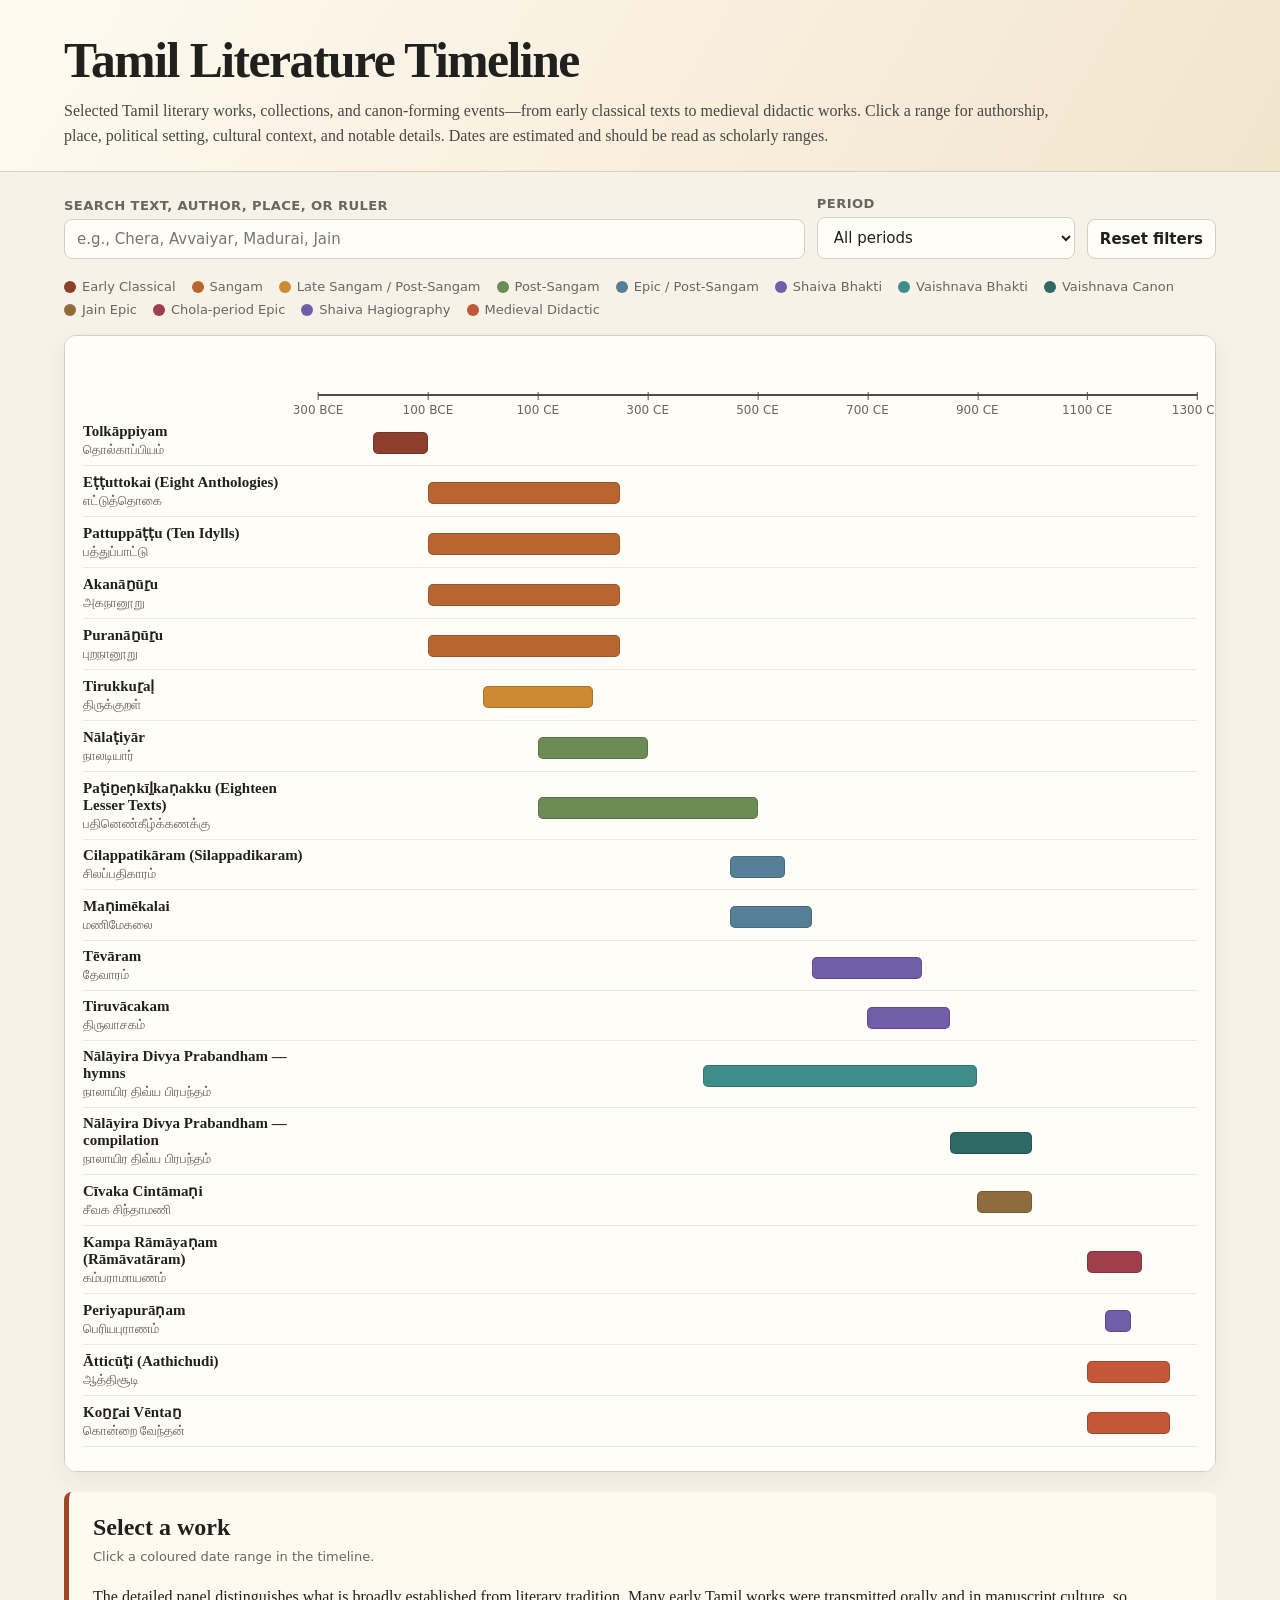
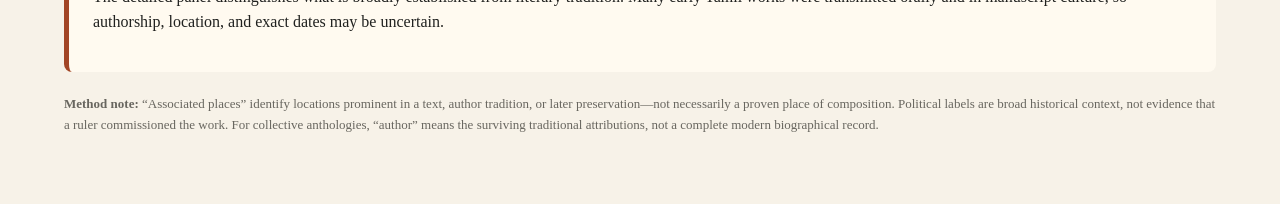
<file: Tamil-Literature-Timeline/index.html.html>
<!doctype html>
<html lang="en">
<head>
<meta charset="utf-8"><meta name="viewport" content="width=device-width,initial-scale=1"><title>Tamil Literature Timeline — Detailed</title>
<style>
:root{--bg:#f7f2e8;--ink:#20211f;--muted:#68665f;--line:#d6cfc0;--panel:#fffdf7;--accent:#a24525}*{box-sizing:border-box}body{margin:0;background:var(--bg);color:var(--ink);font-family:Georgia,'Times New Roman',serif}header{padding:32px clamp(20px,5vw,72px) 22px;background:linear-gradient(120deg,#fffaf0,#f2e5ce);border-bottom:1px solid var(--line)}h1{margin:0;font-size:clamp(1.8rem,4vw,3.1rem);letter-spacing:-.03em}header p{max-width:1000px;margin:10px 0 0;color:#494740;line-height:1.55}main{padding:24px clamp(20px,5vw,72px) 56px}.controls{display:grid;grid-template-columns:1fr auto auto;gap:12px;align-items:end;margin-bottom:20px}.control{display:grid;gap:6px;color:var(--muted);font:600 .82rem/1.2 system-ui,sans-serif;letter-spacing:.03em;text-transform:uppercase}input,select,button{padding:10px 12px;border:1px solid var(--line);border-radius:8px;background:var(--panel);color:var(--ink);font:15px system-ui,sans-serif}button{cursor:pointer;font-weight:700}button:hover{border-color:var(--accent);color:var(--accent)}.legend{display:flex;flex-wrap:wrap;gap:8px 16px;margin:12px 0 18px;color:var(--muted);font:13px system-ui,sans-serif}.legend span{display:flex;gap:6px;align-items:center}.swatch{width:12px;height:12px;border-radius:50%;display:inline-block}.timeline-wrap{overflow-x:auto;border:1px solid var(--line);border-radius:12px;background:var(--panel);box-shadow:0 8px 25px rgba(57,46,30,.06)}#timeline{min-width:1000px;padding:18px 18px 24px}.axis{position:relative;height:42px;margin-left:235px;border-bottom:2px solid #514c42}.tick{position:absolute;bottom:-23px;transform:translateX(-50%);white-space:nowrap;color:var(--muted);font:12px system-ui,sans-serif}.tick:before{content:'';position:absolute;top:-11px;left:50%;width:1px;height:8px;background:#514c42}.rows{margin-top:20px}.row{display:grid;grid-template-columns:220px 1fr;gap:15px;min-height:40px;align-items:center;border-bottom:1px solid #eee8dc}.row.hidden{display:none}.label{padding:7px 0}.title{display:block;font-size:15px;font-weight:700}.tamil{display:block;margin-top:2px;color:var(--muted);font-size:13px}.track{position:relative;height:28px}.bar{position:absolute;top:5px;height:19px;min-width:6px;border:1px solid rgba(0,0,0,.18);border-radius:5px;cursor:pointer;transition:transform .14s ease,filter .14s ease}.bar:hover,.bar.active{outline:2px solid rgba(0,0,0,.15);transform:scaleY(1.2);filter:brightness(.9)}.details{margin-top:20px;padding:22px 24px;border-left:5px solid var(--accent);border-radius:8px;background:#fffaf0;min-height:140px}.details h2{margin:0 0 6px;font-size:1.5rem}.meta{margin:0 0 14px;color:var(--muted);font:13px system-ui,sans-serif}.details p{line-height:1.58}.grid{display:grid;grid-template-columns:repeat(2,minmax(0,1fr));gap:14px 26px;margin:17px 0}.fact{padding-top:11px;border-top:1px solid #e1d9cb}.fact h3{margin:0 0 5px;font:700 .76rem/1.15 system-ui,sans-serif;letter-spacing:.045em;text-transform:uppercase;color:#6b604f}.fact p{margin:0;font-size:.96rem}.details h3.section{margin:20px 0 7px;font-size:1.05rem}.details ul{margin:7px 0;padding-left:20px;line-height:1.55}.note{margin-top:22px;color:var(--muted);font-size:13px;line-height:1.55}@media(max-width:720px){.controls{grid-template-columns:1fr}.grid{grid-template-columns:1fr}}
</style>
</head>
<body>
<header><h1>Tamil Literature Timeline</h1><p>Selected Tamil literary works, collections, and canon-forming events—from early classical texts to medieval didactic works. Click a range for authorship, place, political setting, cultural context, and notable details. Dates are estimated and should be read as scholarly ranges.</p></header>
<main>
<section class="controls"><label class="control">Search text, author, place, or ruler<input id="search" type="search" placeholder="e.g., Chera, Avvaiyar, Madurai, Jain"></label><label class="control">Period<select id="period"><option value="all">All periods</option></select></label><button id="reset" type="button">Reset filters</button></section>
<div id="legend" class="legend"></div><div class="timeline-wrap"><div id="timeline"><div id="axis" class="axis"></div><div id="rows" class="rows"></div></div></div>
<section id="details" class="details" aria-live="polite"><h2>Select a work</h2><p class="meta">Click a coloured date range in the timeline.</p><p>The detailed panel distinguishes what is broadly established from literary tradition. Many early Tamil works were transmitted orally and in manuscript culture, so authorship, location, and exact dates may be uncertain.</p></section>
<p class="note"><strong>Method note:</strong> “Associated places” identify locations prominent in a text, author tradition, or later preservation—not necessarily a proven place of composition. Political labels are broad historical context, not evidence that a ruler commissioned the work. For collective anthologies, “author” means the surviving traditional attributions, not a complete modern biographical record.</p>
</main>
<script>
const works=[
{t:'Tolkāppiyam',ta:'தொல்காப்பியம்',a:'Tolkāppiyar (traditional attribution)',s:-200,e:-100,p:'Early Classical',c:'#8d3f2e',d:'c. 2nd–1st century BCE (earliest layer)',place:'Tamilakam; specific place of composition unknown',pol:'Early historic Tamilakam; Chera, Chola, and Pandya polities were emerging or active in the broader literary-historical horizon.',desc:'The oldest extant Tamil work on grammar and poetics. Its three divisions address letters and sounds, words and morphology, and meaning—including poetic convention, landscapes, emotions, and social life.',people:'Tradition makes Tolkāppiyar a disciple of Agastya, but this is not secure historical biography. The text may preserve layers from more than one period or editorial phase.',facts:['It is not only a grammar: its Poruḷatikāram is central to the classical Tamil system of akam (interior/love) and puram (public/heroic) poetry.','The received text was likely transmitted and stabilized long after its earliest layer; it should not be treated as a single securely dated authorial event.','Medieval commentaries—especially those by Ilampūraṇar and others—were vital to how the text survived and was interpreted.']},
{t:'Eṭṭuttokai (Eight Anthologies)',ta:'எட்டுத்தொகை',a:'Hundreds of named and anonymous Sangam poets',s:-100,e:250,p:'Sangam',c:'#b96532',d:'c. 100 BCE–250 CE',place:'Tamilakam: especially landscapes and courts linked with the Chera, Chola, and Pandya regions',pol:'Chera, Chola, and Pandya chiefdoms/kingdoms; poems also name smaller chieftains, patrons, warriors, and bardic networks.',desc:'A canonical group of eight poetry anthologies: Naṟṟiṇai, Kuṟuntokai, Aiṅkuṟunūṟu, Patiṟṟuppattu, Paripāṭal, Kalittokai, Akanāṉūṟu, and Puranāṉūṟu. Together they preserve a large portion of surviving classical Tamil verse.',people:'The collections include poets of different genders, professions, social positions, and regions. Traditional colophons identify many poets, though historical biographies are often fragmentary or legendary.',facts:['The anthologies are not a single book written at one moment: poems were composed across generations and later gathered into collections.','The poems offer unusually rich evidence for early Tamil ecology, travel, warfare, gift exchange, grief, love, and patronage.','The five tiṇai landscapes—mountain, forest/pastoral, agricultural plain, coast, and arid tract—organize emotional as well as geographic meaning.']},
{t:'Pattuppāṭṭu (Ten Idylls)',ta:'பத்துப்பாட்டு',a:'Multiple poets, including Nakkīrar and Mankudi Marutanar',s:-100,e:250,p:'Sangam',c:'#b96532',d:'c. 100 BCE–250 CE',place:'Tamilakam; prominent settings include Madurai, Kāvirippūmpaṭṭinam/Puhar, and Murugan shrines',pol:'Pandya, Chola, and other rulers appear in poems of praise, advice, and travel; several works are associated with courtly patronage.',desc:'A collection of ten longer poems, unlike the brief lyric form common in many Sangam anthologies. It includes guide poems (āṟṟuppaṭai), city poems, and long treatments of landscape, rulers, and deities.',people:'Traditional attributions name individual poets for most poems. Nakkīrar is linked to Tirumurukāṟṟuppaṭai and Nedunalvāṭai; Mankudi Marutanar is linked to Maduraikkāñci.',facts:['Maduraikkāñci gives a famously detailed poetic view of Madurai: markets, streets, social groups, royal power, and urban abundance.','Pattinappālai describes the Chola port city of Puhar, making it particularly valuable for imagining maritime trade and city life.','Tirumurukāṟṟuppaṭai is among the earliest substantial Tamil devotional works centered on Murugan.']},
{t:'Akanāṉūṟu',ta:'அகநானூறு',a:'Many Sangam poets; traditionally 145 poets named',s:-100,e:250,p:'Sangam',c:'#b96532',d:'c. 100 BCE–250 CE',place:'The symbolic landscapes of Tamilakam rather than a single fixed locality',pol:'Composed amid the wider Chera–Chola–Pandya world, though its primary focus is private emotional life rather than royal history.',desc:'A 400-poem anthology of akam poetry: love, longing, waiting, separation, elopement, and the social negotiations around relationships.',people:'Many poems carry traditional poet names. Women poets appear in the broader Sangam corpus, although author identities and attributions must be handled cautiously.',facts:['Akam convention normally avoids directly naming individuals; emotions are expressed through landscape, season, animals, and the voices of lovers, friends, and family.','The five landscapes operate as a sophisticated code: kurinji (mountains) commonly signals union, while neytal (coast) often signals anxious waiting or separation.','The apparent privacy of akam poetry still reveals social structures—marriage norms, kinship, travel, farming, herding, and gendered roles.']},
{t:'Puranāṉūṟu',ta:'புறநானூறு',a:'Many Sangam poets, including Kapilar, Avvaiyar, and Paranar',s:-100,e:250,p:'Sangam',c:'#b96532',d:'c. 100 BCE–250 CE',place:'Across Tamilakam and its royal courts; associated with Chera, Chola, Pandya, and Velir territories',pol:'Chera, Chola, Pandya rulers and numerous local chieftains. Poems commemorate battles, deaths, generosity, diplomacy, and political prestige.',desc:'A 400-poem anthology of puram poetry: public life, warfare, kingship, heroic death, praise, ethics, loss, and the obligations between patron and poet.',people:'Kapilar is one of the most prominent poet figures in tradition; Avvaiyar is associated with several poems and with the chieftain Atiyaman. These are literary-historical traditions, not always independently verifiable biographies.',facts:['Its poems are a key source for the political imagination of early Tamilakam, but they are literary works rather than straightforward chronicles.','Several poems mourn dead rulers or warriors with striking directness, making grief and impermanence as important as victory.','The collection preserves ideas of royal generosity: poets praise patrons who give food, land, gold, cattle, or protection.']},
{t:'Tirukkuṟaḷ',ta:'திருக்குறள்',a:'Tiruvaḷḷuvar / Thiruvalluvar',s:1,e:200,p:'Late Sangam / Post-Sangam',c:'#ce8a32',d:'c. 1st–2nd century CE',place:'Traditionally associated with Mylapore (modern Chennai); historical location is uncertain',pol:'Late early-historic Tamilakam; exact contemporary ruler or dynasty cannot be established with confidence.',desc:'A compact ethical masterpiece of 1,330 couplets arranged in 133 chapters. Its three books concern virtue (aram), wealth/political and social life (poruḷ), and love (inbam).',people:'Thiruvalluvar is revered across religious and social traditions, but reliable biographical evidence is scarce. Later stories about his identity, occupation, caste, and religious affiliation are not secure historical facts.',facts:['Each chapter contains ten couplets; the work’s extreme compression is part of its literary power.','It is notable for a broadly ethical voice that has enabled Jain, Hindu, Buddhist, Christian, secular, and humanist readings.','The third book, on love, follows conventions related to classical akam poetry, whereas the first two discuss personal ethics and public conduct.']},
{t:'Nālaṭiyār',ta:'நாலடியார்',a:'Traditionally anonymous Jain ascetics',s:100,e:300,p:'Post-Sangam',c:'#6d8c55',d:'c. 2nd–4th century CE',place:'Tamil country; no securely known composition site',pol:'A period of changing political formations in Tamilakam, often called post-Sangam or Kalabhra-era context in older narratives; chronology is uncertain.',desc:'A collection of 400 four-line moral verses. It repeatedly emphasizes impermanence, disciplined conduct, learning, generosity, and the consequences of harmful action.',people:'Tradition associates it with Jain ascetics, but the individual authors are anonymous. The title means “Four Hundred Quatrains.”',facts:['Its emphasis on renunciation and impermanence reflects the importance of Jain intellectual and literary traditions in early medieval Tamil country.','It is frequently paired with Tirukkuṟaḷ in Tamil moral-literary culture, though their form and tone differ.','The work is a collection, so an exact composition year would be misleading.']},
{t:'Paṭiṉeṇkīḻkaṇakku (Eighteen Lesser Texts)',ta:'பதினெண்கீழ்க்கணக்கு',a:'Various authors',s:100,e:500,p:'Post-Sangam',c:'#6d8c55',d:'c. 2nd–6th century CE',place:'Tamilakam; individual texts have different settings and transmission histories',pol:'Post-Sangam Tamil country, spanning a period in which political chronology is less clear than for later imperial Chola times.',desc:'A traditional group of eighteen shorter works, largely ethical and didactic. It includes texts such as Nālaṭiyār, Paḻamoḻi Nāṉūṟu, Inna Nāṟpatu, Iniyavai Nāṟpatu, Tirikaṭukam, and Ācārakkōvai.',people:'The corpus includes named, anonymous, and traditionally attributed authors; Jain influence is particularly important in several works.',facts:['“Lesser” refers to traditional classification, not cultural importance. These texts became central to ethical education.','Several titles use numerical structures—forty verses, four hundred verses, and so on—making them especially suitable for memorization and teaching.','The group is a later canon category; constituent works do not necessarily share one date, ideology, or authorial setting.']},
{t:'Cilappatikāram (Silappadikaram)',ta:'சிலப்பதிகாரம்',a:'Iḷaṅkō Aṭikaḷ / Ilango Adigal (traditional attribution)',s:450,e:550,p:'Epic / Post-Sangam',c:'#557f96',d:'c. 5th century CE',place:'Puhar/Kāvirippūmpaṭṭinam, Madurai, and Vañci are the epic’s three major cities',pol:'The narrative moves across Chola Puhar, Pandya Madurai, and Chera Vañci. The Chera king Cēṅkuṭṭuvan is central to its later sections, though historical identification and dating are debated.',desc:'A major Tamil epic centered on Kannaki and Kovalan. After Kovalan is wrongly executed in Madurai for an alleged theft, Kannaki proves his innocence with her anklet and condemns the city’s miscarriage of justice.',people:'Ilango Adigal is traditionally portrayed as a Chera prince who became a Jain monk, but this biography is not securely historical. Kannaki became an enduring figure in Tamil and Sri Lankan religious and cultural memory.',facts:['The work interweaves verse, prose, music, dance, trade, ritual, law, and moral argument—far more than a simple tale of revenge.','The “anklet” is a legal object as well as a symbol: its contents reveal the king’s judicial error.','The date is controversial. For visualization, a c. 5th-century placement is safer than treating the author’s traditional setting as proven composition history.']},
{t:'Maṇimēkalai',ta:'மணிமேகலை',a:'Cīttalai Cāttaṉār / Sattanar',s:450,e:600,p:'Epic / Post-Sangam',c:'#557f96',d:'c. 5th–6th century CE',place:'Puhar, Kanchipuram, Manipallavam (linked with Sri Lankan tradition), and other maritime locations',pol:'Set across the Tamil coastal world and connected maritime routes; it reflects a cosmopolitan environment shaped by trade, monastic institutions, and multiple religious traditions.',desc:'A Buddhist epic centered on Maṇimēkalai, the daughter of Kovalan and Madhavi from the Silappadikaram story-world. She rejects a life of romance and becomes committed to compassion and Buddhist teaching.',people:'Sattanar is traditionally identified as the author, but detailed biography is uncertain. Maṇimēkalai is one of the most important female-centered figures in classical Tamil narrative.',facts:['The epic contains substantial discussions of Buddhist doctrine and engages competing philosophical and religious viewpoints.','A magical begging bowl that never runs out of food supports its ethics of feeding the hungry.','Its seafaring and island settings highlight Tamilakam’s connections across the Bay of Bengal and to Sri Lanka.']},
{t:'Tēvāram',ta:'தேவாரம்',a:'Tirugnānasambandar, Appar (Tirunāvukkaracar), and Sundarar',s:600,e:800,p:'Shaiva Bhakti',c:'#725da8',d:'c. 7th–8th century CE',place:'Tamil Nadu temple towns; hymns name hundreds of Shiva shrines',pol:'Pallava and early Pandya eras, before the height of the imperial Cholas. Rulers appear in saint traditions, but the hymns are principally devotional and place-centered.',desc:'The earliest seven books of the later Tirumurai canon, consisting of Tamil hymns to Shiva sung by three leading Nayanmar saints. The poems helped sacralize a geography of temples across Tamil country.',people:'Sambandar is portrayed in hagiography as a child saint; Appar as a former Jain who returned to Shaivism; Sundarar as a poet with an intimate, sometimes playful relationship with Shiva. Hagiographic narratives require distinction from historical certainty.',facts:['The hymns make specific temples, rivers, groves, towns, and local deities central to religious experience.','They were recovered, organized, and canonized in the Chola period, traditionally through Nampi Āṇṭār Nampi under Rājarāja I.','Their performance tradition is living: Oduvars continue to sing Tevaram in many Tamil Shaiva temples.']},
{t:'Tiruvācakam',ta:'திருவாசகம்',a:'Māṇikkavācakar',s:700,e:850,p:'Shaiva Bhakti',c:'#725da8',d:'c. 8th–9th century CE',place:'Traditionally associated with Tirupperunturai/Avudaiyarkoil and the Pandya country',pol:'Tradition places Māṇikkavācakar in the Pandya realm, commonly as a minister who left royal service for Shiva; historical dating remains uncertain.',desc:'A deeply personal Shaiva devotional collection later included as the eighth book of the Tirumurai. It explores surrender, longing, transformation, divine grace, and the instability of the self.',people:'Māṇikkavācakar’s life is primarily known through later Shaiva hagiography. His name means something like “one whose words are rubies.”',facts:['The work includes the celebrated Tiruvempāvai, sung in the Tamil month of Mārgaḻi.','It is renowned for intimate first-person devotional language and emotional intensity.','A well-known Tamil saying holds that one not moved by Tiruvācakam will not be moved by any utterance—an expression of its cultural stature, not a literal historical claim.']},
{t:'Nālāyira Divya Prabandham — hymns',ta:'நாலாயிர திவ்ய பிரபந்தம்',a:'The twelve Āḻvārs',s:400,e:900,p:'Vaishnava Bhakti',c:'#3f8d88',d:'c. 4th–9th century CE (traditional broad range)',place:'Tamil Nadu’s 108 Divya Desams, with sites also in present-day Kerala, Andhra Pradesh, and North India',pol:'Pallava, Pandya, and early Chola contexts overlap with traditional datings of different Āḻvārs. Secure individual chronology varies greatly.',desc:'About 4,000 Tamil Vaishnava devotional verses attributed to twelve Āḻvārs. The hymns praise Vishnu in particular temple forms and create a sacred map of pilgrimage locations.',people:'Key figures include Nammāḻvār, Āṇṭāḷ, Tirumaṅkai Āḻvār, Periyāḻvār, and Kulacēkara Āḻvār. Āṇṭāḷ is the only woman among the twelve and is one of Tamil literature’s most influential devotional poets.',facts:['Āṇṭāḷ’s Tiruppāvai is sung widely during Mārgaḻi and remains central to living devotional practice.','The corpus treats Tamil as a sacred vehicle of revelation alongside Sanskrit in the Śrīvaiṣṇava tradition.','Individual Āḻvār dates are disputed, so a broad range is more honest than a single year for the entire hymn tradition.']},
{t:'Nālāyira Divya Prabandham — compilation',ta:'நாலாயிர திவ்ய பிரபந்தம்',a:'Nāthamuni (traditional compiler)',s:850,e:1000,p:'Vaishnava Canon',c:'#2e6965',d:'c. 9th–10th century CE',place:'Traditionally linked to Kattumannarkoil/Vīranārāyaṇapuram and Srirangam',pol:'Late Pallava/early Chola transition; the later Śrīvaiṣṇava institutional world developed strongly under the Cholas and afterward.',desc:'A canon-forming event rather than the original writing of the hymns. Tradition credits Nāthamuni with recovering, arranging, and transmitting the 4,000-verse collection.',people:'Nāthamuni is a foundational figure in Śrīvaiṣṇava memory. Traditional accounts say he learned a short set of Nammāḻvār hymns, pursued the lost corpus, and recovered it through devotional practice.',facts:['Keeping the compilation separate from composition prevents an important timeline error: the hymns themselves are much older than the canonical collection.','The corpus became integral to temple recitation and Śrīvaiṣṇava theology.','The recovery story is devotional tradition; it is culturally significant even where independent historical verification is limited.']},
{t:'Cīvaka Cintāmaṇi',ta:'சீவக சிந்தாமணி',a:'Tiruttakkatēvar',s:900,e:1000,p:'Jain Epic',c:'#8f6c3d',d:'c. 9th–10th century CE',place:'Tamil country; the narrative itself ranges through idealized kingdoms and cities',pol:'Often placed in the broader late Pallava/early Chola literary environment, though exact patronage and dating are uncertain.',desc:'A Jain Tamil epic about the prince Jīvaka, whose extraordinary adventures, victories, loves, and eventual renunciation culminate in a Jain spiritual resolution.',people:'Tiruttakkatēvar is traditionally identified as a Jain author. Detailed historical information is limited.',facts:['It is one of the traditional Five Great Epics of Tamil literature.','Its ornate literary style and metrical practice influenced later Tamil poetry, including non-Jain traditions.','The work’s combination of luxurious worldly narrative and final renunciation is characteristic of a Jain ethical horizon.']},
{t:'Kampa Rāmāyaṇam (Rāmāvatāram)',ta:'கம்பராமாயணம்',a:'Kampaṉ / Kambar',s:1100,e:1200,p:'Chola-period Epic',c:'#9f3f4d',d:'12th century CE',place:'Traditionally associated with Thiruvazhundur and with Srirangam; Tamil Chola country',pol:'High Chola period. Tradition connects Kambar with the patron Sadaiyappa Vallal; exact details are partly literary memory rather than fully documented biography.',desc:'Kambar’s Tamil retelling of the Ramayana, conventionally known as the Kamba Ramayanam. It is a creative Tamil epic, not simply a literal translation of Valmiki’s Sanskrit epic.',people:'Kambar is one of the most celebrated Tamil poets. Traditional narratives emphasize his relationship with patronage, temple culture, and literary rivals, but many details are legendary.',facts:['Its poetic language, characterization, and emotional force made it a major landmark in Tamil literary culture.','The first public recitation is traditionally associated with Srirangam, though tradition should not be mistaken for independently verified event history.','Kambar reshapes the Ramayana through Tamil literary conventions and devotional sensibilities.']},
{t:'Periyapurāṇam',ta:'பெரியபுராணம்',a:'Cēkkiḻār / Sekkizhar',s:1133,e:1150,p:'Shaiva Hagiography',c:'#725da8',d:'c. 1133–1150 CE',place:'Chidambaram and Tamil Shaiva temple geography; author associated with Kunrathur',pol:'Reign of Kulottunga II, a Chola king. The work is linked to the royal and temple-centered Shaiva culture of the 12th-century Chola state.',desc:'A long Tamil poetic hagiography narrating the lives of the 63 Nayanmars. It became the twelfth book of the Shaiva Tirumurai canon.',people:'Sekkizhar is traditionally described as a minister of Kulottunga II. The saints include people from varied social locations: rulers, hunters, potters, farmers, women, Brahmins, and others.',facts:['It helped define the Nayanmars as a shared Shaiva community across regions and social roles.','The work dramatically amplifies earlier saintly traditions, so it is indispensable for religious history but must not be read as a modern factual biography of every saint.','Its strong connection to Chidambaram illustrates the role of major temples in Chola cultural and political life.']},
{t:'Ātticūṭi (Aathichudi)',ta:'ஆத்திசூடி',a:'Later / medieval Avvaiyar',s:1100,e:1250,p:'Medieval Didactic',c:'#c45737',d:'12th–13th century CE',place:'Tamil Chola country; precise composition location unknown',pol:'Late Chola period. The later Avvaiyar is conventionally placed in the cultural world of Kambar and Ottakoothar, though biographical detail is uncertain.',desc:'A sequence of short moral maxims organized in Tamil alphabetical order. It is one of the best-known works used in Tamil childhood education and ethical instruction.',people:'“Avvaiyar” is a title associated with more than one female Tamil poet across different periods. The author of Aathichudi is conventionally distinguished from the earlier Sangam Avvaiyar.',facts:['The opening maxim, “Aṟam ceyya virumpu” (“Desire to do virtue/good”), is widely memorized.','Its alphabetic design makes it both a literacy tool and an ethical primer.','Do not place it beside Sangam Avvaiyar poems as if both came from one historical person; the tradition preserves multiple Avvaiyars.']},
{t:'Koṉṟai Vēntaṉ',ta:'கொன்றை வேந்தன்',a:'Later / medieval Avvaiyar',s:1100,e:1250,p:'Medieval Didactic',c:'#c45737',d:'12th–13th century CE',place:'Tamil Chola country; precise composition location unknown',pol:'Late Chola-period cultural setting, conventionally associated with the later Avvaiyar.',desc:'A compact didactic work of moral and practical instruction traditionally attributed to the later Avvaiyar.',people:'Attribution follows the later Avvaiyar tradition; reliable biographical specifics are limited.',facts:['Like Aathichudi, it circulated as a memorable educational text.','Its title refers to the “king of the kondrai” flower, a symbol associated with Shiva in Tamil culture.','It belongs to a long Tamil tradition in which concise verse supports ethical instruction across generations.']}
];
const min=-300,max=1300,axis=document.querySelector('#axis'),rows=document.querySelector('#rows'),search=document.querySelector('#search'),period=document.querySelector('#period'),details=document.querySelector('#details');const pct=y=>((y-min)/(max-min))*100,fmt=y=>y<0?`${Math.abs(y)} BCE`:`${y} CE`;const periods=[...new Set(works.map(x=>x.p))],colors={};works.forEach(x=>colors[x.p]=x.c);periods.forEach(p=>period.insertAdjacentHTML('beforeend',`<option value="${p}">${p}</option>`));document.querySelector('#legend').innerHTML=periods.map(p=>`<span><i class="swatch" style="background:${colors[p]}"></i>${p}</span>`).join('');for(let y=-300;y<=1300;y+=200)axis.insertAdjacentHTML('beforeend',`<span class="tick" style="left:${pct(y)}%">${fmt(y)}</span>`);
works.forEach((w,i)=>{const row=document.createElement('article');row.className='row';row.dataset.i=i;row.dataset.search=Object.values(w).filter(v=>typeof v==='string').join(' ').toLowerCase();row.dataset.period=w.p;row.innerHTML=`<div class="label"><span class="title">${w.t}</span><span class="tamil">${w.ta}</span></div><div class="track"><button class="bar" aria-label="Show details for ${w.t}" title="${w.t}: ${w.d}" style="left:${pct(w.s)}%;width:${Math.max(1,pct(w.e)-pct(w.s))}%;background:${w.c}"></button></div>`;row.querySelector('.bar').addEventListener('click',()=>show(w,row));rows.appendChild(row)});
function show(w,row){document.querySelectorAll('.bar').forEach(b=>b.classList.remove('active'));row.querySelector('.bar').classList.add('active');details.style.borderLeftColor=w.c;details.innerHTML=`<h2>${w.t} <span style="font-weight:400;color:#68665f">${w.ta}</span></h2><p class="meta">${w.d} · ${w.p}</p><div class="grid"><div class="fact"><h3>Author / contributors</h3><p>${w.a}</p></div><div class="fact"><h3>Associated places</h3><p>${w.place}</p></div><div class="fact"><h3>Political setting</h3><p>${w.pol}</p></div><div class="fact"><h3>About the work</h3><p>${w.desc}</p></div></div><h3 class="section">People and attribution</h3><p>${w.people}</p><h3 class="section">Notable details</h3><ul>${w.facts.map(f=>`<li>${f}</li>`).join('')}</ul>`;details.scrollIntoView({behavior:'smooth',block:'nearest'})}
function filter(){const q=search.value.trim().toLowerCase(),p=period.value;document.querySelectorAll('.row').forEach(r=>r.classList.toggle('hidden',!!((q&&!r.dataset.search.includes(q))||(p!=='all'&&r.dataset.period!==p))))}search.addEventListener('input',filter);period.addEventListener('change',filter);document.querySelector('#reset').addEventListener('click',()=>{search.value='';period.value='all';filter()});
</script>
</body></html>
</file>
<file: a-day-in-ancient-tamilakam/pandya -kingdom-1-english/styles.css>
/* ============================================================
   The Pearl and the Poem — Sangam-era Pandya inspired styling
   Palette: warm sand, deep indigo night, pearl off-white,
            muted gold, terra accents
   ============================================================ */

:root {
  /* Core palette */
  --sand-50: #f5ecd7;
  --sand-100: #ecdfbf;
  --sand-200: #e0cf9d;
  --sand-300: #c9b27a;
  --sand-500: #8d7340;
  --sand-700: #5c4a26;

  --indigo-900: #131a36;
  --indigo-800: #1b2447;
  --indigo-700: #243059;
  --indigo-600: #344279;

  --pearl: #faf6ec;
  --pearl-dim: #efe8d6;

  --gold: #c9a14a;
  --gold-deep: #a07d2c;

  --terra: #a64b2a;
  --terra-deep: #7a3318;

  --leaf: #5d6b3a;

  --ink: #2a2316;
  --ink-soft: #4a3f29;
  --ink-mute: #7a6b50;

  /* Typography */
  --font-display: "Cormorant Garamond", "Georgia", serif;
  --font-body: "Inter", system-ui, -apple-system, "Segoe UI", sans-serif;

  --radius: 6px;
  --radius-lg: 12px;
}

* {
  box-sizing: border-box;
}

html,
body {
  margin: 0;
  padding: 0;
  min-height: 100%;
  background: var(--sand-50);
  color: var(--ink);
  font-family: var(--font-body);
  font-size: 16px;
  line-height: 1.55;
}

/* ---- Background: palm-leaf manuscript texture, pure CSS ---- */
.palm-grain {
  position: fixed;
  inset: 0;
  z-index: 0;
  pointer-events: none;
  background:
    /* horizontal fibers */
    repeating-linear-gradient(
      to bottom,
      rgba(92, 74, 38, 0.07) 0px,
      rgba(92, 74, 38, 0.07) 1px,
      transparent 1px,
      transparent 4px
    ),
    /* subtle vertical striations */
      repeating-linear-gradient(
        to right,
        rgba(141, 115, 64, 0.04) 0px,
        rgba(141, 115, 64, 0.04) 1px,
        transparent 1px,
        transparent 9px
      ),
    /* warm sand wash */
      radial-gradient(
        ellipse at 20% 10%,
        #f7eed4 0%,
        #f1e3bf 40%,
        #e7d4a4 100%
      );
}

.vignette {
  position: fixed;
  inset: 0;
  z-index: 0;
  pointer-events: none;
  background: radial-gradient(
    ellipse at center,
    transparent 55%,
    rgba(60, 40, 14, 0.18) 100%
  );
}

.stage {
  position: relative;
  z-index: 1;
  max-width: 1180px;
  margin: 0 auto;
  padding: 28px 24px 40px;
}

/* ---- Top bar ---- */
.topbar {
  display: flex;
  align-items: center;
  justify-content: space-between;
  gap: 16px;
  margin-bottom: 24px;
}

.brand {
  display: flex;
  align-items: center;
  gap: 14px;
  color: var(--indigo-800);
}

.brand-mark {
  width: 40px;
  height: 40px;
  flex: 0 0 40px;
  color: var(--indigo-800);
}

.brand-title {
  font-family: var(--font-display);
  font-size: 22px;
  font-weight: 700;
  letter-spacing: 0.01em;
  color: var(--indigo-900);
  line-height: 1.1;
}

.brand-sub {
  font-size: 12px;
  letter-spacing: 0.18em;
  text-transform: uppercase;
  color: var(--ink-mute);
  margin-top: 2px;
}

.ghost-btn {
  font-family: var(--font-body);
  font-size: 13px;
  letter-spacing: 0.08em;
  text-transform: uppercase;
  background: transparent;
  color: var(--indigo-800);
  border: 1px solid var(--indigo-700);
  padding: 9px 16px;
  border-radius: 999px;
  cursor: pointer;
  transition: background 0.18s ease, color 0.18s ease;
}

.ghost-btn:hover {
  background: var(--indigo-800);
  color: var(--pearl);
}

.ghost-btn:focus-visible {
  outline: 2px solid var(--gold);
  outline-offset: 2px;
}

/* ---- Layout grid: narrative + rail ---- */
.layout {
  display: grid;
  grid-template-columns: minmax(0, 1fr) 320px;
  gap: 24px;
  align-items: start;
}

@media (max-width: 880px) {
  .layout {
    grid-template-columns: 1fr;
  }
}

/* ---- Scene card (palm leaf folio) ---- */
.scene-card {
  position: relative;
  background:
    /* faint horizontal rule lines like a manuscript */
    repeating-linear-gradient(
      to bottom,
      transparent 0px,
      transparent 31px,
      rgba(122, 100, 60, 0.08) 31px,
      rgba(122, 100, 60, 0.08) 32px
    ),
    linear-gradient(180deg, var(--pearl) 0%, var(--pearl-dim) 100%);
  border: 1px solid rgba(122, 100, 60, 0.35);
  border-radius: var(--radius-lg);
  padding: 32px 36px 28px;
  box-shadow:
    0 1px 0 rgba(255, 255, 255, 0.6) inset,
    0 18px 40px -24px rgba(60, 40, 14, 0.35);
  min-height: 520px;
}

/* Decorative twin-hole marks on left edge (palm leaf binding) */
.scene-card::before,
.scene-card::after {
  content: "";
  position: absolute;
  left: 14px;
  width: 8px;
  height: 8px;
  border-radius: 50%;
  background: rgba(60, 40, 14, 0.25);
  box-shadow: 0 0 0 2px rgba(255, 255, 255, 0.4) inset;
}
.scene-card::before {
  top: 80px;
}
.scene-card::after {
  bottom: 80px;
}

.scene-meta {
  display: flex;
  align-items: center;
  gap: 10px;
  font-size: 11px;
  letter-spacing: 0.22em;
  text-transform: uppercase;
  color: var(--gold-deep);
  margin-bottom: 14px;
}

.scene-no {
  font-weight: 600;
}

.scene-dot {
  width: 4px;
  height: 4px;
  border-radius: 50%;
  background: var(--gold);
}

.scene-place {
  color: var(--ink-mute);
  letter-spacing: 0.18em;
}

.scene-title {
  font-family: var(--font-display);
  font-size: 34px;
  line-height: 1.15;
  font-weight: 700;
  color: var(--indigo-900);
  margin: 0 0 18px;
  letter-spacing: -0.005em;
}

.scene-text {
  font-size: 16.5px;
  line-height: 1.75;
  color: var(--ink-soft);
  margin: 0 0 28px;
  max-width: 62ch;
}

.scene-text .verse {
  display: block;
  font-family: var(--font-display);
  font-style: italic;
  font-size: 17.5px;
  color: var(--indigo-800);
  border-left: 2px solid var(--gold);
  padding: 4px 0 4px 16px;
  margin: 18px 0;
}

/* ---- Choices ---- */
.choices {
  display: flex;
  flex-direction: column;
  gap: 12px;
  margin-bottom: 28px;
}

.choice-btn {
  text-align: left;
  font-family: var(--font-body);
  font-size: 15px;
  line-height: 1.5;
  color: var(--ink);
  background: rgba(255, 251, 240, 0.7);
  border: 1px solid rgba(122, 100, 60, 0.4);
  border-radius: var(--radius);
  padding: 14px 18px;
  cursor: pointer;
  transition: transform 0.12s ease, background 0.18s ease,
    border-color 0.18s ease, box-shadow 0.18s ease;
  position: relative;
}

.choice-btn::before {
  content: "";
  display: inline-block;
  width: 6px;
  height: 6px;
  margin-right: 12px;
  background: var(--gold);
  transform: rotate(45deg);
  vertical-align: middle;
  position: relative;
  top: -2px;
}

.choice-btn:hover {
  background: var(--pearl);
  border-color: var(--indigo-700);
  box-shadow: 0 6px 18px -10px rgba(36, 48, 89, 0.5);
}

.choice-btn:focus-visible {
  outline: 2px solid var(--gold);
  outline-offset: 2px;
}

.choice-btn:active {
  transform: translateY(1px);
}

.choice-effects {
  display: block;
  margin-top: 6px;
  font-size: 12px;
  color: var(--ink-mute);
  letter-spacing: 0.05em;
  font-style: italic;
}

/* ---- Route progress ---- */
.route {
  position: relative;
  margin-top: 8px;
  padding: 16px 4px 4px;
}

.route-line {
  position: absolute;
  top: 26px;
  left: 12px;
  right: 12px;
  height: 1px;
  background: repeating-linear-gradient(
    to right,
    rgba(122, 100, 60, 0.5) 0,
    rgba(122, 100, 60, 0.5) 6px,
    transparent 6px,
    transparent 12px
  );
  z-index: 0;
}

.route-markers {
  list-style: none;
  padding: 0;
  margin: 0;
  display: flex;
  justify-content: space-between;
  position: relative;
  z-index: 1;
}

.route-markers li {
  display: flex;
  flex-direction: column;
  align-items: center;
  gap: 6px;
  font-size: 10px;
  letter-spacing: 0.14em;
  text-transform: uppercase;
  color: var(--ink-mute);
  min-width: 0;
}

.route-markers .dot {
  width: 14px;
  height: 14px;
  border-radius: 50%;
  background: var(--sand-100);
  border: 1px solid var(--sand-500);
  transition: background 0.2s ease, transform 0.2s ease;
}

.route-markers li.done .dot {
  background: var(--gold);
  border-color: var(--gold-deep);
}

.route-markers li.current .dot {
  background: var(--indigo-700);
  border-color: var(--indigo-900);
  transform: scale(1.25);
  box-shadow: 0 0 0 3px rgba(36, 48, 89, 0.15);
}

.route-markers li.current span {
  color: var(--indigo-800);
  font-weight: 600;
}

/* ---- Rail ---- */
.rail {
  display: flex;
  flex-direction: column;
  gap: 18px;
  position: sticky;
  top: 24px;
}

.rail-section {
  background: rgba(250, 246, 236, 0.85);
  border: 1px solid rgba(122, 100, 60, 0.3);
  border-radius: var(--radius-lg);
  padding: 16px 18px;
}

.rail-heading {
  font-size: 10px;
  letter-spacing: 0.24em;
  text-transform: uppercase;
  color: var(--gold-deep);
  margin-bottom: 10px;
  font-weight: 600;
}

.rail-name {
  font-family: var(--font-display);
  font-size: 18px;
  color: var(--indigo-900);
  font-weight: 600;
  line-height: 1.2;
}

.rail-sub {
  font-size: 12px;
  color: var(--ink-mute);
  margin-top: 4px;
  letter-spacing: 0.04em;
}

/* Meters */
.meters {
  list-style: none;
  margin: 0;
  padding: 0;
  display: flex;
  flex-direction: column;
  gap: 12px;
}

.meter {
  display: grid;
  grid-template-columns: 1fr auto;
  gap: 4px 12px;
  align-items: center;
}

.meter-label {
  font-size: 13px;
  color: var(--ink-soft);
  letter-spacing: 0.02em;
}

.meter-value {
  font-variant-numeric: tabular-nums;
  font-size: 13px;
  font-weight: 600;
  color: var(--indigo-800);
}

.meter-bar {
  grid-column: 1 / -1;
  height: 6px;
  border-radius: 3px;
  background: rgba(122, 100, 60, 0.18);
  overflow: hidden;
  position: relative;
}

.meter-fill {
  height: 100%;
  border-radius: 3px;
  transition: width 0.5s cubic-bezier(0.4, 0, 0.2, 1),
    background-color 0.3s ease;
}

.meter-fill.reputation {
  background: linear-gradient(90deg, var(--indigo-600), var(--indigo-800));
}
.meter-fill.pearls {
  background: linear-gradient(90deg, #e8dcb6, var(--gold));
}
.meter-fill.stamina {
  background: linear-gradient(90deg, #c2876a, var(--terra));
}
.meter-fill.wisdom {
  background: linear-gradient(90deg, #93a06a, var(--leaf));
}

/* Inventory */
.inventory {
  list-style: none;
  padding: 0;
  margin: 0;
  display: flex;
  flex-direction: column;
  gap: 8px;
}

.inv-item {
  display: flex;
  align-items: flex-start;
  gap: 10px;
  font-size: 13px;
  color: var(--ink-soft);
}

.inv-item .glyph {
  flex: 0 0 22px;
  height: 22px;
  display: inline-flex;
  align-items: center;
  justify-content: center;
  border: 1px solid var(--sand-500);
  border-radius: 4px;
  background: var(--sand-100);
  color: var(--indigo-800);
  font-family: var(--font-display);
  font-size: 13px;
  font-weight: 700;
  line-height: 1;
}

.inv-empty {
  font-size: 12px;
  color: var(--ink-mute);
  font-style: italic;
}

/* Disclaimer */
.disclaimer {
  font-size: 11.5px;
  line-height: 1.55;
  color: var(--ink-mute);
  letter-spacing: 0.02em;
  background: transparent;
  border-style: dashed;
}

/* ---- Footer ---- */
.footer {
  margin-top: 28px;
  display: flex;
  align-items: center;
  justify-content: center;
  gap: 12px;
  color: var(--ink-mute);
  font-size: 12px;
  letter-spacing: 0.12em;
  text-transform: uppercase;
}

.footer-mark {
  color: var(--gold-deep);
  letter-spacing: 0;
}

/* ---- Ending card ---- */
.ending {
  text-align: left;
}

.ending-banner {
  display: inline-block;
  font-size: 11px;
  letter-spacing: 0.3em;
  text-transform: uppercase;
  color: var(--pearl);
  background: var(--indigo-800);
  padding: 4px 12px;
  border-radius: 999px;
  margin-bottom: 16px;
}

.ending-summary {
  margin-top: 20px;
  padding: 16px 18px;
  background: rgba(36, 48, 89, 0.06);
  border-left: 3px solid var(--gold);
  border-radius: 0 var(--radius) var(--radius) 0;
}

.ending-summary h3 {
  font-family: var(--font-display);
  margin: 0 0 8px;
  font-size: 16px;
  color: var(--indigo-900);
  letter-spacing: 0.04em;
  text-transform: uppercase;
}

.ending-summary ul {
  margin: 0;
  padding-left: 18px;
  font-size: 14px;
  color: var(--ink-soft);
}

.ending-summary li {
  margin-bottom: 4px;
}

.ending-actions {
  margin-top: 24px;
  display: flex;
  gap: 12px;
  flex-wrap: wrap;
}

.solid-btn {
  font-family: var(--font-body);
  font-size: 13px;
  letter-spacing: 0.1em;
  text-transform: uppercase;
  background: var(--indigo-800);
  color: var(--pearl);
  border: 1px solid var(--indigo-900);
  padding: 11px 22px;
  border-radius: 999px;
  cursor: pointer;
  transition: background 0.18s ease, transform 0.12s ease;
}

.solid-btn:hover {
  background: var(--indigo-700);
}

.solid-btn:active {
  transform: translateY(1px);
}

.solid-btn:focus-visible {
  outline: 2px solid var(--gold);
  outline-offset: 2px;
}

/* Scene transition */
.scene-enter {
  animation: fadeUp 360ms cubic-bezier(0.2, 0.6, 0.2, 1);
}

@keyframes fadeUp {
  from {
    opacity: 0;
    transform: translateY(6px);
  }
  to {
    opacity: 1;
    transform: translateY(0);
  }
}

@media (prefers-reduced-motion: reduce) {
  .scene-enter {
    animation: none;
  }
  .meter-fill {
    transition: none;
  }
}

/* Responsive tweaks */
@media (max-width: 600px) {
  .stage {
    padding: 20px 16px 32px;
  }
  .scene-card {
    padding: 24px 20px 22px;
  }
  .scene-card::before,
  .scene-card::after {
    display: none;
  }
  .scene-title {
    font-size: 26px;
  }
  .scene-text {
    font-size: 15.5px;
  }
  .topbar {
    flex-direction: column;
    align-items: flex-start;
    gap: 12px;
  }
  .route-markers li span {
    display: none;
  }
}
</file>
